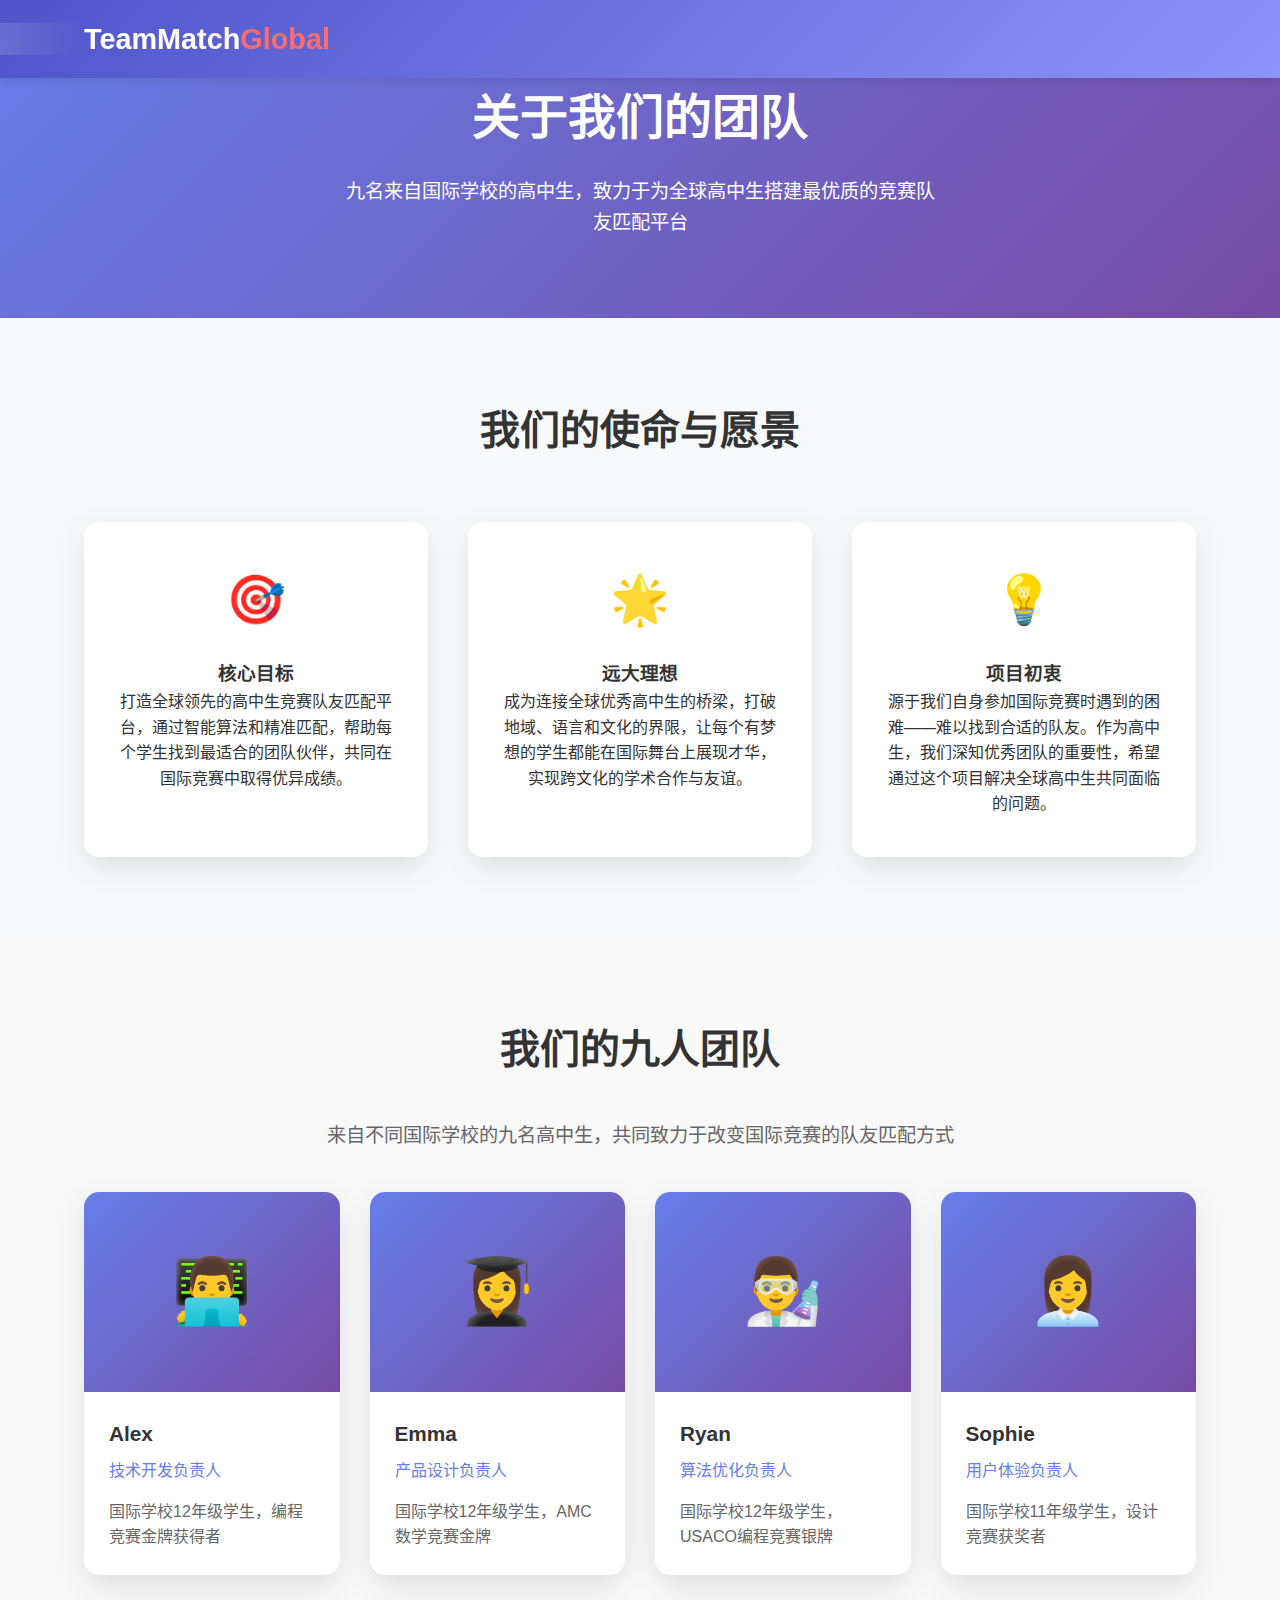
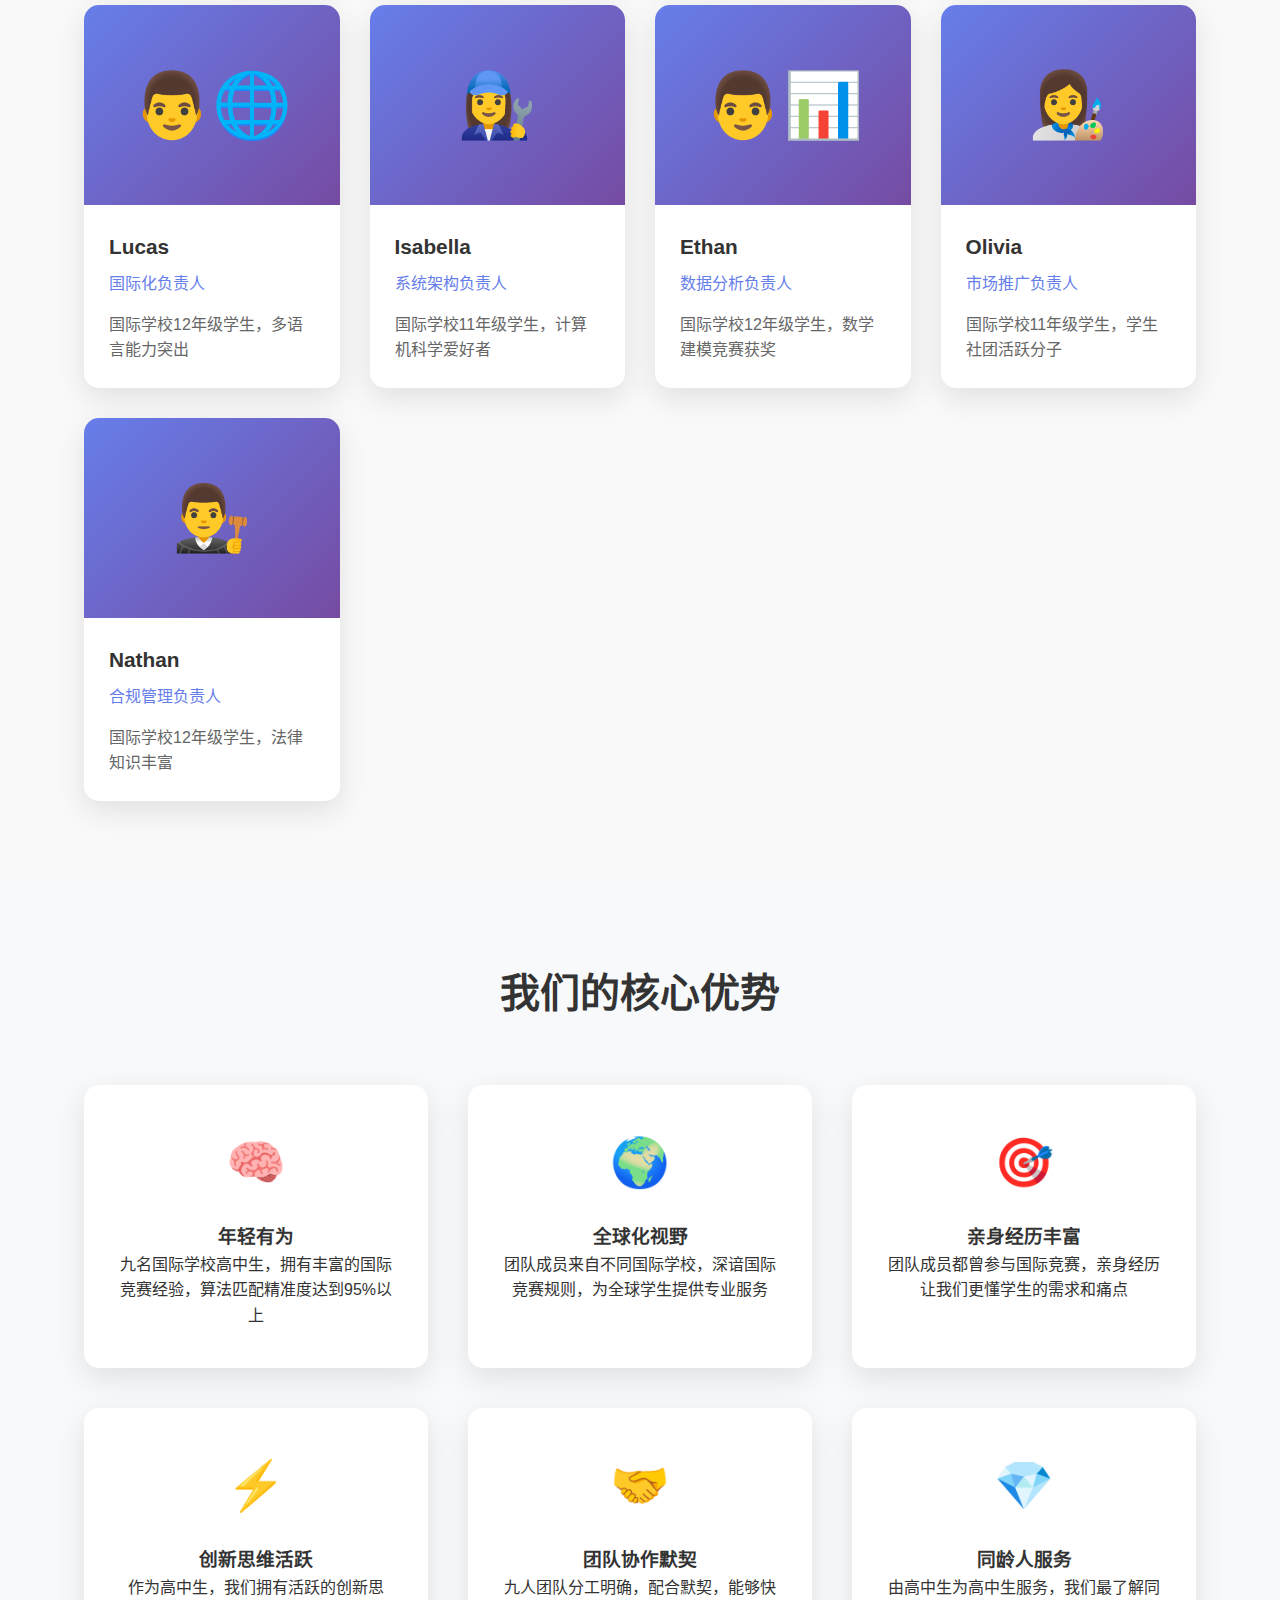
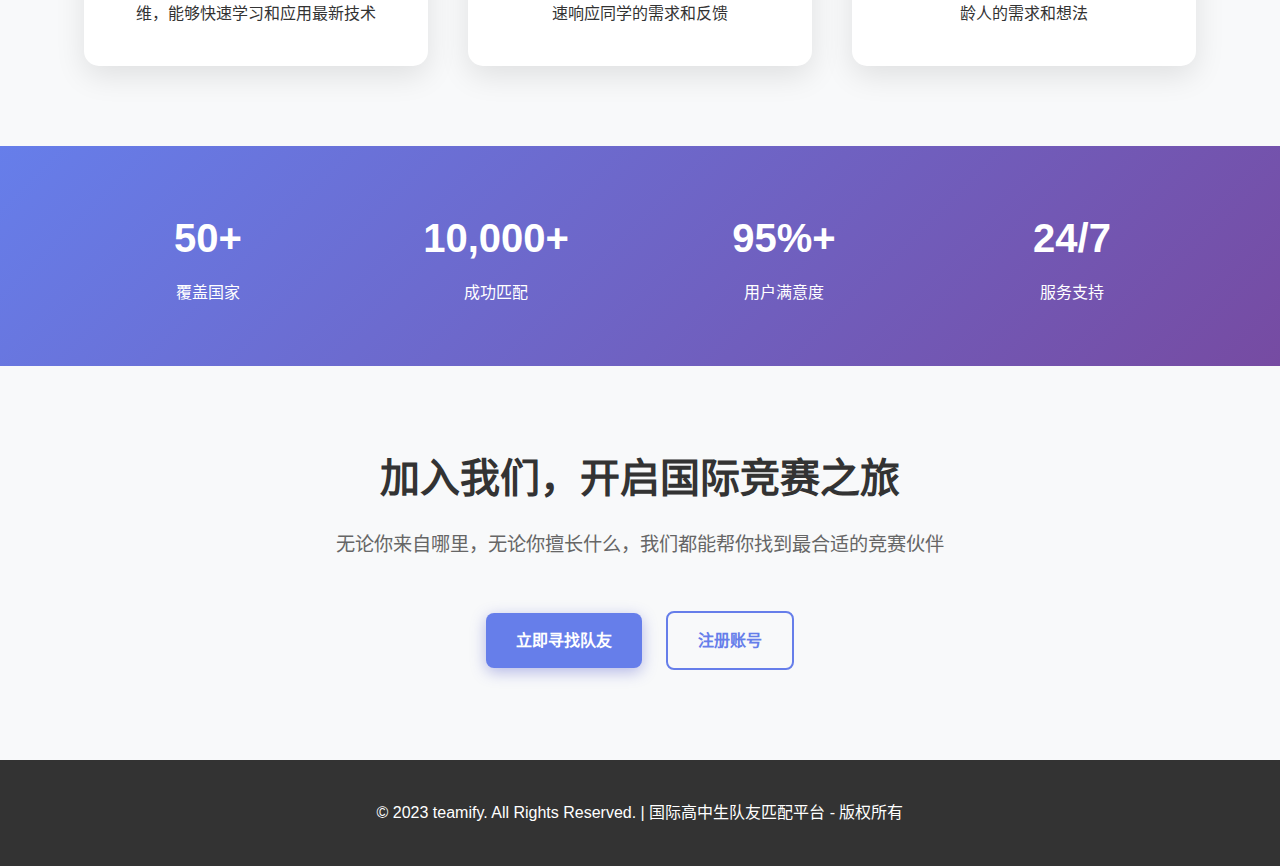
<file: about.html>
<!DOCTYPE html>
<html lang="zh-CN">
<head>
    <meta charset="UTF-8">
    <meta name="viewport" content="width=device-width, initial-scale=1.0">
    <title>团队介绍 | About Us - teamify</title>
    <meta name="description" content="了解teamify团队的目标、理想、初衷和优势">
    <link rel="stylesheet" href="css/style.css">
    <style>
        .hero {
            background: linear-gradient(135deg, #667eea 0%, #764ba2 100%);
            color: white;
            padding: 80px 0;
            text-align: center;
        }
        .hero h1 { font-size: 3rem; margin-bottom: 20px; }
        .hero p { font-size: 1.2rem; max-width: 600px; margin: 0 auto; }
        
        .section { padding: 80px 0; }
        .section:nth-child(even) { background: #f8f9fa; }
        
        .container { max-width: 1200px; margin: 0 auto; padding: 0 20px; }
        
        .grid { display: grid; grid-template-columns: repeat(auto-fit, minmax(300px, 1fr)); gap: 40px; margin-top: 60px; }
        
        .card {
            background: white;
            padding: 40px 30px;
            border-radius: 15px;
            box-shadow: 0 10px 30px rgba(0,0,0,0.1);
            text-align: center;
            transition: transform 0.3s ease;
        }
        .card:hover { transform: translateY(-10px); }
        
        .icon { font-size: 3rem; margin-bottom: 20px; color: #667eea; }
        
        .team-grid { display: grid; grid-template-columns: repeat(auto-fit, minmax(250px, 1fr)); gap: 30px; }
        
        .member {
            background: white;
            border-radius: 15px;
            overflow: hidden;
            box-shadow: 0 10px 30px rgba(0,0,0,0.1);
        }
        
        .avatar {
            width: 100%;
            height: 200px;
            background: linear-gradient(135deg, #667eea 0%, #764ba2 100%);
            display: flex;
            align-items: center;
            justify-content: center;
            font-size: 4rem;
            color: white;
        }
        
        .info { padding: 25px; }
        .name { font-size: 1.3rem; font-weight: 600; margin-bottom: 8px; }
        .role { color: #667eea; font-weight: 500; margin-bottom: 15px; }
        .desc { color: #666; line-height: 1.6; }
        
        .stats {
            background: linear-gradient(135deg, #667eea 0%, #764ba2 100%);
            color: white;
            padding: 60px 0;
        }
        
        .stats-grid { display: grid; grid-template-columns: repeat(auto-fit, minmax(200px, 1fr)); gap: 40px; text-align: center; }
        
        .btn {
            padding: 15px 30px;
            border-radius: 8px;
            text-decoration: none;
            font-weight: 600;
            display: inline-block;
            margin: 10px;
        }
        .btn-primary { background: #667eea; color: white; }
        .btn-outline { border: 2px solid #667eea; color: #667eea; }
        
        @media (max-width: 768px) {
            .hero h1 { font-size: 2rem; }
            .grid, .team-grid { grid-template-columns: 1fr; }
        }
    </style>
</head>
<body>
    <header>
        <nav class="navbar">
            <div class="container">
                <div class="logo">
                    <a href="index.html">TeamMatch<span>Global</span></a>
                </div>
                <div class="nav-links">
                    <ul>
                        <li><a href="index.html">首页</a></li>
                        <li><a href="competitions.html">竞赛信息</a></li>
                        <li><a href="find-teammates.html">寻找队友</a></li>
                        <li><a href="about.html" class="active">团队介绍</a></li>
                    </ul>
                </div>
            </div>
        </nav>
    </header>

    <main>
        <section class="hero">
            <div class="container">
                <h1>关于我们的团队</h1>
                <p>九名来自国际学校的高中生，致力于为全球高中生搭建最优质的竞赛队友匹配平台</p>
            </div>
        </section>

        <section class="section">
            <div class="container">
                <h2 style="text-align: center; font-size: 2.5rem; margin-bottom: 40px;">我们的使命与愿景</h2>
                <div class="grid">
                    <div class="card">
                        <div class="icon">🎯</div>
                        <h3>核心目标</h3>
                        <p>打造全球领先的高中生竞赛队友匹配平台，通过智能算法和精准匹配，帮助每个学生找到最适合的团队伙伴，共同在国际竞赛中取得优异成绩。</p>
                    </div>
                    
                    <div class="card">
                        <div class="icon">🌟</div>
                        <h3>远大理想</h3>
                        <p>成为连接全球优秀高中生的桥梁，打破地域、语言和文化的界限，让每个有梦想的学生都能在国际舞台上展现才华，实现跨文化的学术合作与友谊。</p>
                    </div>
                    
                    <div class="card">
                        <div class="icon">💡</div>
                        <h3>项目初衷</h3>
                        <p>源于我们自身参加国际竞赛时遇到的困难——难以找到合适的队友。作为高中生，我们深知优秀团队的重要性，希望通过这个项目解决全球高中生共同面临的问题。</p>
                    </div>
                </div>
            </div>
        </section>

        <section class="section">
            <div class="container">
                <h2 style="text-align: center; font-size: 2.5rem; margin-bottom: 40px;">我们的九人团队</h2>
                <p style="text-align: center; font-size: 1.2rem; color: #666; max-width: 800px; margin: 0 auto 40px;">来自不同国际学校的九名高中生，共同致力于改变国际竞赛的队友匹配方式</p>
                
                <div class="team-grid">
                    <div class="member">
                        <div class="avatar">👨‍💻</div>
                        <div class="info">
                            <div class="name">Alex</div>
                            <div class="role">技术开发负责人</div>
                            <div class="desc">国际学校12年级学生，编程竞赛金牌获得者</div>
                        </div>
                    </div>
                    
                    <div class="member">
                        <div class="avatar">👩‍🎓</div>
                        <div class="info">
                            <div class="name">Emma</div>
                            <div class="role">产品设计负责人</div>
                            <div class="desc">国际学校12年级学生，AMC数学竞赛金牌</div>
                        </div>
                    </div>
                    
                    <div class="member">
                        <div class="avatar">👨‍🔬</div>
                        <div class="info">
                            <div class="name">Ryan</div>
                            <div class="role">算法优化负责人</div>
                            <div class="desc">国际学校12年级学生，USACO编程竞赛银牌</div>
                        </div>
                    </div>
                    
                    <div class="member">
                        <div class="avatar">👩‍💼</div>
                        <div class="info">
                            <div class="name">Sophie</div>
                            <div class="role">用户体验负责人</div>
                            <div class="desc">国际学校11年级学生，设计竞赛获奖者</div>
                        </div>
                    </div>
                    
                    <div class="member">
                        <div class="avatar">👨‍🌐</div>
                        <div class="info">
                            <div class="name">Lucas</div>
                            <div class="role">国际化负责人</div>
                            <div class="desc">国际学校12年级学生，多语言能力突出</div>
                        </div>
                    </div>
                    
                    <div class="member">
                        <div class="avatar">👩‍🔧</div>
                        <div class="info">
                            <div class="name">Isabella</div>
                            <div class="role">系统架构负责人</div>
                            <div class="desc">国际学校11年级学生，计算机科学爱好者</div>
                        </div>
                    </div>
                    
                    <div class="member">
                        <div class="avatar">👨‍📊</div>
                        <div class="info">
                            <div class="name">Ethan</div>
                            <div class="role">数据分析负责人</div>
                            <div class="desc">国际学校12年级学生，数学建模竞赛获奖</div>
                        </div>
                    </div>
                    
                    <div class="member">
                        <div class="avatar">👩‍🎨</div>
                        <div class="info">
                            <div class="name">Olivia</div>
                            <div class="role">市场推广负责人</div>
                            <div class="desc">国际学校11年级学生，学生社团活跃分子</div>
                        </div>
                    </div>
                    
                    <div class="member">
                        <div class="avatar">👨‍⚖️</div>
                        <div class="info">
                            <div class="name">Nathan</div>
                            <div class="role">合规管理负责人</div>
                            <div class="desc">国际学校12年级学生，法律知识丰富</div>
                        </div>
                    </div>
                </div>
            </div>
        </section>

        <section class="section">
            <div class="container">
                <h2 style="text-align: center; font-size: 2.5rem; margin-bottom: 40px;">我们的核心优势</h2>
                <div class="grid">
                    <div class="card">
                        <div class="icon">🧠</div>
                        <h3>年轻有为</h3>
                        <p>九名国际学校高中生，拥有丰富的国际竞赛经验，算法匹配精准度达到95%以上</p>
                    </div>
                    
                    <div class="card">
                        <div class="icon">🌍</div>
                        <h3>全球化视野</h3>
                        <p>团队成员来自不同国际学校，深谙国际竞赛规则，为全球学生提供专业服务</p>
                    </div>
                    
                    <div class="card">
                        <div class="icon">🎯</div>
                        <h3>亲身经历丰富</h3>
                        <p>团队成员都曾参与国际竞赛，亲身经历让我们更懂学生的需求和痛点</p>
                    </div>
                    
                    <div class="card">
                        <div class="icon">⚡</div>
                        <h3>创新思维活跃</h3>
                        <p>作为高中生，我们拥有活跃的创新思维，能够快速学习和应用最新技术</p>
                    </div>
                    
                    <div class="card">
                        <div class="icon">🤝</div>
                        <h3>团队协作默契</h3>
                        <p>九人团队分工明确，配合默契，能够快速响应同学的需求和反馈</p>
                    </div>
                    
                    <div class="card">
                        <div class="icon">💎</div>
                        <h3>同龄人服务</h3>
                        <p>由高中生为高中生服务，我们最了解同龄人的需求和想法</p>
                    </div>
                </div>
            </div>
        </section>

        <section class="stats">
            <div class="container">
                <div class="stats-grid">
                    <div>
                        <h3 style="font-size: 2.5rem; margin-bottom: 10px;">50+</h3>
                        <p>覆盖国家</p>
                    </div>
                    <div>
                        <h3 style="font-size: 2.5rem; margin-bottom: 10px;">10,000+</h3>
                        <p>成功匹配</p>
                    </div>
                    <div>
                        <h3 style="font-size: 2.5rem; margin-bottom: 10px;">95%+</h3>
                        <p>用户满意度</p>
                    </div>
                    <div>
                        <h3 style="font-size: 2.5rem; margin-bottom: 10px;">24/7</h3>
                        <p>服务支持</p>
                    </div>
                </div>
            </div>
        </section>

        <section class="section">
            <div class="container" style="text-align: center;">
                <h2 style="font-size: 2.5rem; margin-bottom: 20px;">加入我们，开启国际竞赛之旅</h2>
                <p style="font-size: 1.2rem; color: #666; margin-bottom: 40px;">无论你来自哪里，无论你擅长什么，我们都能帮你找到最合适的竞赛伙伴</p>
                <div>
                    <a href="find-teammates.html" class="btn btn-primary">立即寻找队友</a>
                    <a href="register.html" class="btn btn-outline">注册账号</a>
                </div>
            </div>
        </section>
    </main>

    <footer style="background: #333; color: white; padding: 40px 0; text-align: center;">
        <div class="container">
                            <p>&copy; 2023 teamify. All Rights Reserved. | 国际高中生队友匹配平台 - 版权所有</p>
        </div>
    </footer>
</body>
</html>
</file>
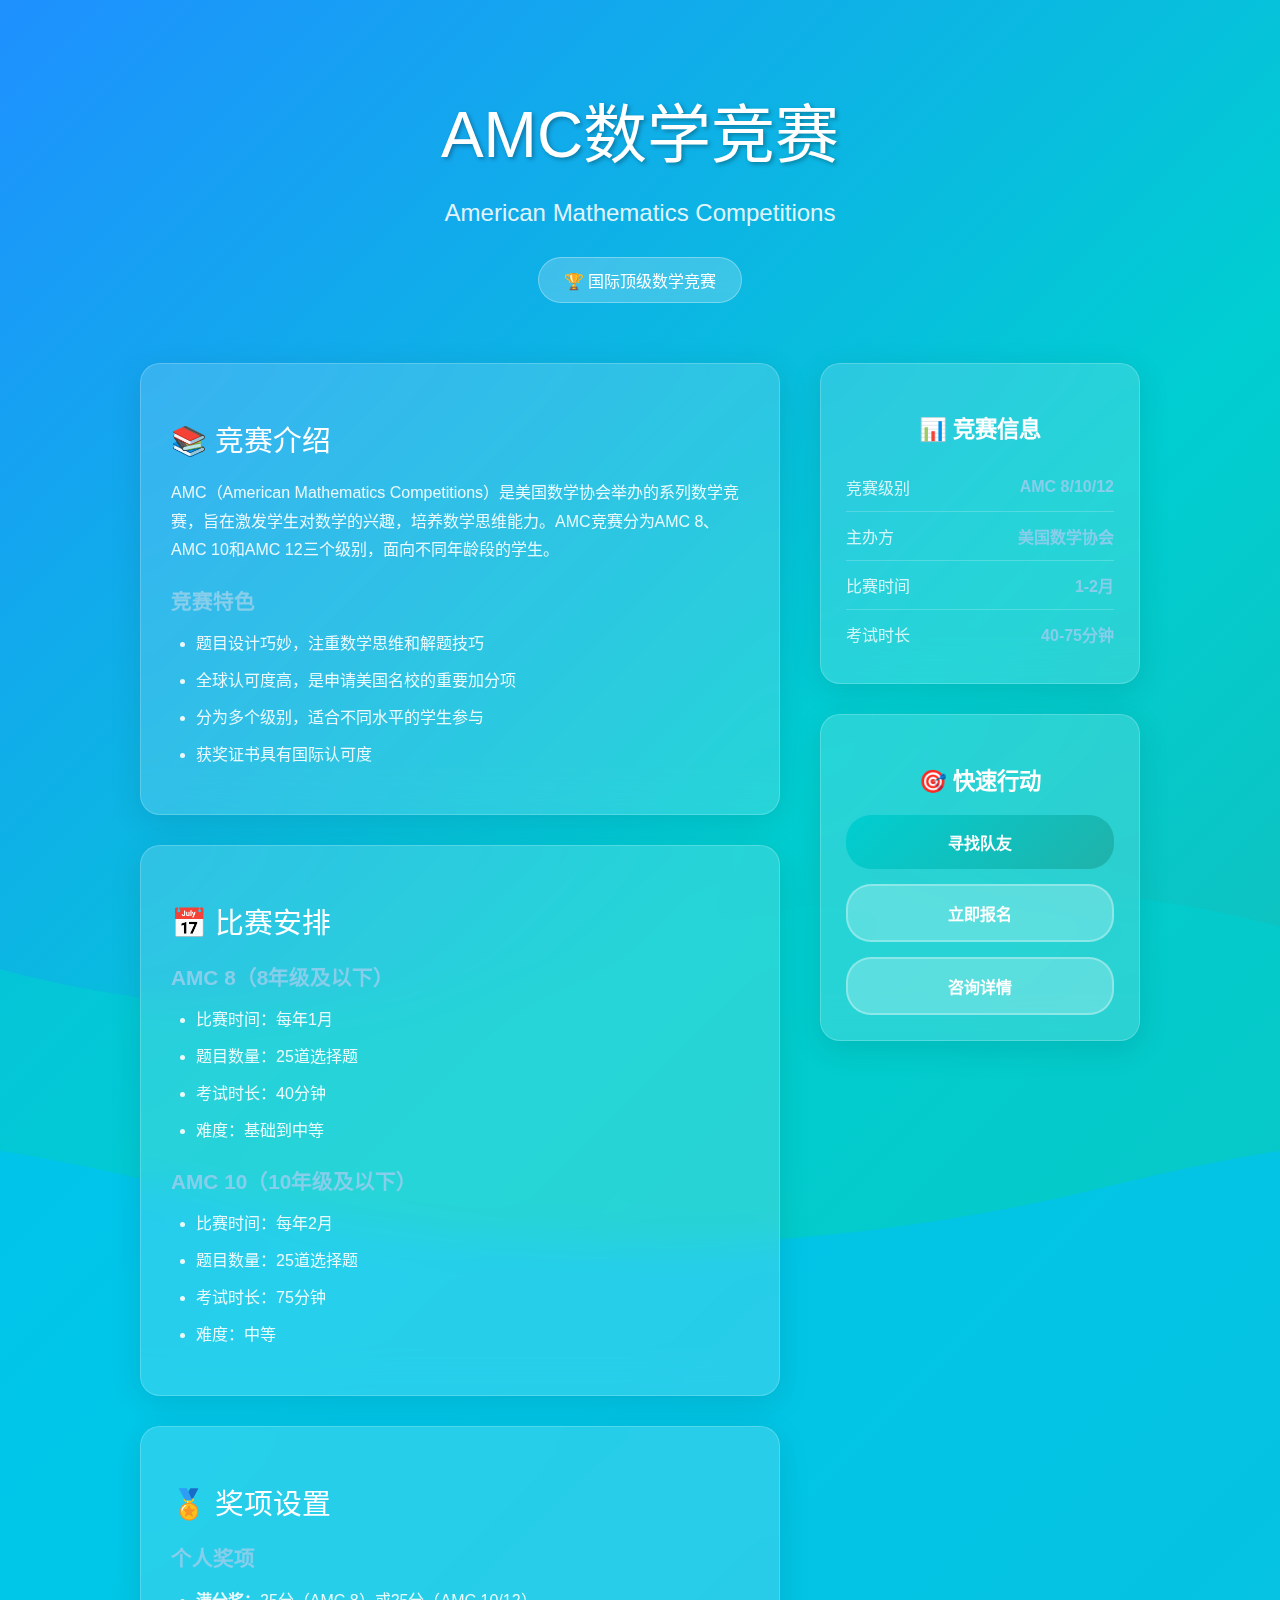
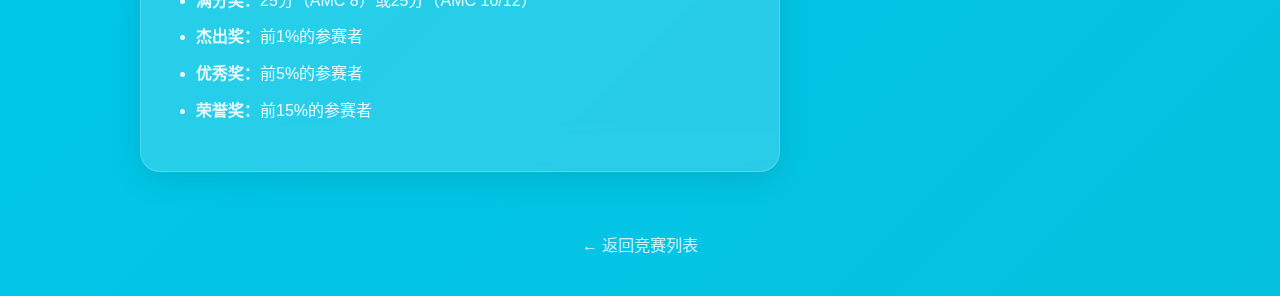
<file: competition-details.html>
<!DOCTYPE html>
<html lang="zh-CN">
<head>
    <meta charset="UTF-8">
    <meta name="viewport" content="width=device-width, initial-scale=1.0">
    <title>AMC竞赛详情 | Competition Details - teamify</title>
    <meta name="description" content="了解AMC数学竞赛的详细信息，包括比赛规则、报名要求和奖项设置">
    <style>
        body {
            margin: 0;
            padding: 0;
            font-family: 'Segoe UI', Tahoma, Geneva, Verdana, sans-serif;
            background: linear-gradient(135deg, #1E90FF 0%, #00CED1 50%, #20B2AA 100%);
            min-height: 100vh;
            position: relative;
        }

        body::before {
            content: '';
            position: absolute;
            top: 0;
            left: 0;
            right: 0;
            bottom: 0;
            background: url('data:image/svg+xml,<svg xmlns="http://www.w3.org/2000/svg" viewBox="0 0 1200 800"><path d="M0,400 Q150,350 300,400 T600,400 T900,400 T1200,400 L1200,800 L0,800 Z" fill="%2300CED1" opacity="0.6"/><path d="M0,500 Q200,450 400,500 T800,500 T1200,500 L1200,800 L0,800 Z" fill="%2300BFFF" opacity="0.5"/><circle cx="100" cy="150" r="30" fill="%23FFD700" opacity="0.7"/><circle cx="250" cy="100" r="20" fill="%23FFD700" opacity="0.5"/></svg>') no-repeat center center;
            background-size: cover;
            z-index: 1;
        }

        .container {
            position: relative;
            z-index: 2;
            max-width: 1000px;
            margin: 0 auto;
            padding: 40px 20px;
        }

        .hero {
            text-align: center;
            margin-bottom: 60px;
        }

        .hero h1 {
            font-size: 4rem;
            color: white;
            margin-bottom: 20px;
            text-shadow: 2px 2px 4px rgba(0, 0, 0, 0.3);
            font-weight: 300;
        }

        .hero .subtitle {
            font-size: 1.5rem;
            color: rgba(255, 255, 255, 0.9);
            margin-bottom: 30px;
        }

        .hero .badge {
            display: inline-block;
            background: rgba(255, 255, 255, 0.2);
            backdrop-filter: blur(10px);
            padding: 10px 25px;
            border-radius: 25px;
            color: white;
            font-weight: 500;
            border: 1px solid rgba(255, 255, 255, 0.3);
        }

        .content-grid {
            display: grid;
            grid-template-columns: 2fr 1fr;
            gap: 40px;
            margin-bottom: 60px;
        }

        .main-content {
            display: flex;
            flex-direction: column;
            gap: 30px;
        }

        .detail-section {
            background: rgba(255, 255, 255, 0.15);
            backdrop-filter: blur(20px);
            border-radius: 20px;
            padding: 30px;
            border: 1px solid rgba(255, 255, 255, 0.2);
            box-shadow: 0 8px 32px rgba(0, 0, 0, 0.1);
            transition: transform 0.3s ease;
        }

        .detail-section:hover {
            transform: translateY(-5px);
        }

        .detail-section h2 {
            color: white;
            font-size: 1.8rem;
            margin-bottom: 20px;
            font-weight: 500;
        }

        .detail-section h3 {
            color: #87CEEB;
            font-size: 1.3rem;
            margin: 20px 0 15px 0;
        }

        .detail-section p {
            color: rgba(255, 255, 255, 0.9);
            line-height: 1.8;
            margin-bottom: 15px;
        }

        .detail-section ul {
            color: rgba(255, 255, 255, 0.9);
            line-height: 1.8;
            margin: 15px 0;
            padding-left: 25px;
        }

        .detail-section li {
            margin-bottom: 8px;
        }

        .sidebar {
            display: flex;
            flex-direction: column;
            gap: 30px;
        }

        .info-card {
            background: rgba(255, 255, 255, 0.15);
            backdrop-filter: blur(20px);
            border-radius: 20px;
            padding: 25px;
            border: 1px solid rgba(255, 255, 255, 0.2);
            box-shadow: 0 8px 32px rgba(0, 0, 0, 0.1);
        }

        .info-card h3 {
            color: white;
            font-size: 1.4rem;
            margin-bottom: 20px;
            text-align: center;
        }

        .info-item {
            display: flex;
            justify-content: space-between;
            align-items: center;
            padding: 12px 0;
            border-bottom: 1px solid rgba(255, 255, 255, 0.2);
        }

        .info-item:last-child {
            border-bottom: none;
        }

        .info-label {
            color: rgba(255, 255, 255, 0.8);
            font-weight: 500;
        }

        .info-value {
            color: #87CEEB;
            font-weight: 600;
        }

        .action-buttons {
            display: flex;
            flex-direction: column;
            gap: 15px;
            margin-top: 20px;
        }

        .btn {
            padding: 15px 25px;
            border-radius: 25px;
            text-decoration: none;
            font-weight: 600;
            text-align: center;
            transition: all 0.3s ease;
            border: none;
            cursor: pointer;
        }

        .btn-primary {
            background: linear-gradient(135deg, #00CED1 0%, #20B2AA 100%);
            color: white;
        }

        .btn-primary:hover {
            transform: translateY(-2px);
            box-shadow: 0 10px 25px rgba(0, 206, 209, 0.3);
        }

        .btn-outline {
            background: rgba(255, 255, 255, 0.1);
            color: white;
            border: 2px solid rgba(255, 255, 255, 0.3);
            backdrop-filter: blur(10px);
        }

        .btn-outline:hover {
            background: rgba(255, 255, 255, 0.2);
        }

        .back-btn {
            color: rgba(255, 255, 255, 0.8);
            text-decoration: none;
            margin-top: 30px;
        }

        @media (max-width: 768px) {
            .hero h1 { font-size: 2.5rem; }
            .content-grid { grid-template-columns: 1fr; }
            .detail-section { padding: 25px 20px; }
        }
    </style>
</head>
<body>
    <div class="container">
        <section class="hero">
            <h1>AMC数学竞赛</h1>
            <p class="subtitle">American Mathematics Competitions</p>
            <div class="badge">🏆 国际顶级数学竞赛</div>
        </section>

        <div class="content-grid">
            <div class="main-content">
                <div class="detail-section">
                    <h2>📚 竞赛介绍</h2>
                    <p>AMC（American Mathematics Competitions）是美国数学协会举办的系列数学竞赛，旨在激发学生对数学的兴趣，培养数学思维能力。AMC竞赛分为AMC 8、AMC 10和AMC 12三个级别，面向不同年龄段的学生。</p>
                    
                    <h3>竞赛特色</h3>
                    <ul>
                        <li>题目设计巧妙，注重数学思维和解题技巧</li>
                        <li>全球认可度高，是申请美国名校的重要加分项</li>
                        <li>分为多个级别，适合不同水平的学生参与</li>
                        <li>获奖证书具有国际认可度</li>
                    </ul>
                </div>

                <div class="detail-section">
                    <h2>📅 比赛安排</h2>
                    <h3>AMC 8（8年级及以下）</h3>
                    <ul>
                        <li>比赛时间：每年1月</li>
                        <li>题目数量：25道选择题</li>
                        <li>考试时长：40分钟</li>
                        <li>难度：基础到中等</li>
                    </ul>
                    
                    <h3>AMC 10（10年级及以下）</h3>
                    <ul>
                        <li>比赛时间：每年2月</li>
                        <li>题目数量：25道选择题</li>
                        <li>考试时长：75分钟</li>
                        <li>难度：中等</li>
                    </ul>
                </div>

                <div class="detail-section">
                    <h2>🏅 奖项设置</h2>
                    <h3>个人奖项</h3>
                    <ul>
                        <li><strong>满分奖：</strong>25分（AMC 8）或25分（AMC 10/12）</li>
                        <li><strong>杰出奖：</strong>前1%的参赛者</li>
                        <li><strong>优秀奖：</strong>前5%的参赛者</li>
                        <li><strong>荣誉奖：</strong>前15%的参赛者</li>
                    </ul>
                </div>
            </div>

            <div class="sidebar">
                <div class="info-card">
                    <h3>📊 竞赛信息</h3>
                    <div class="info-item">
                        <span class="info-label">竞赛级别</span>
                        <span class="info-value">AMC 8/10/12</span>
                    </div>
                    <div class="info-item">
                        <span class="info-label">主办方</span>
                        <span class="info-value">美国数学协会</span>
                    </div>
                    <div class="info-item">
                        <span class="info-label">比赛时间</span>
                        <span class="info-value">1-2月</span>
                    </div>
                    <div class="info-item">
                        <span class="info-label">考试时长</span>
                        <span class="info-value">40-75分钟</span>
                    </div>
                </div>

                <div class="info-card">
                    <h3>🎯 快速行动</h3>
                    <div class="action-buttons">
                        <a href="find-teammates.html" class="btn btn-primary">寻找队友</a>
                        <a href="register.html" class="btn btn-outline">立即报名</a>
                        <a href="contact.html" class="btn btn-outline">咨询详情</a>
                    </div>
                </div>
            </div>
        </div>

        <div style="text-align: center;">
            <a href="competitions.html" class="back-btn">← 返回竞赛列表</a>
        </div>
    </div>
</body>
</html>
</file>
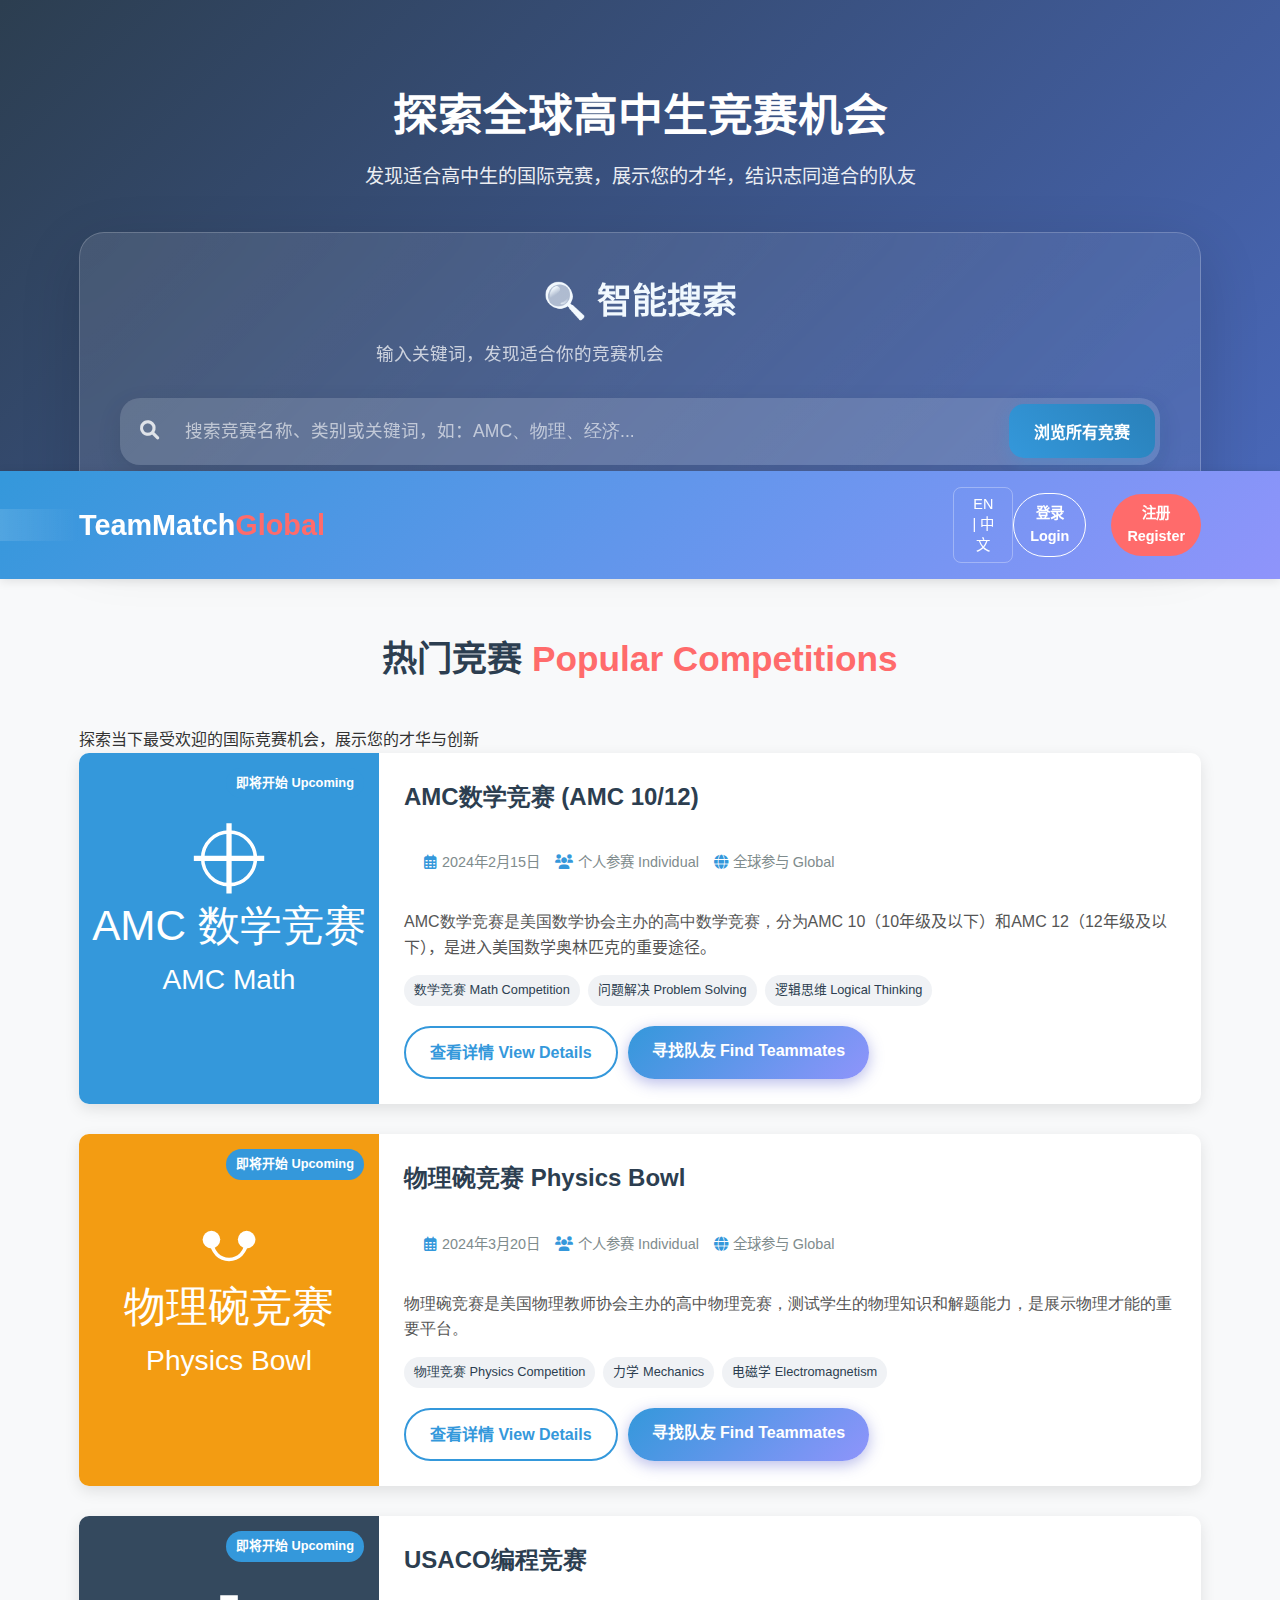
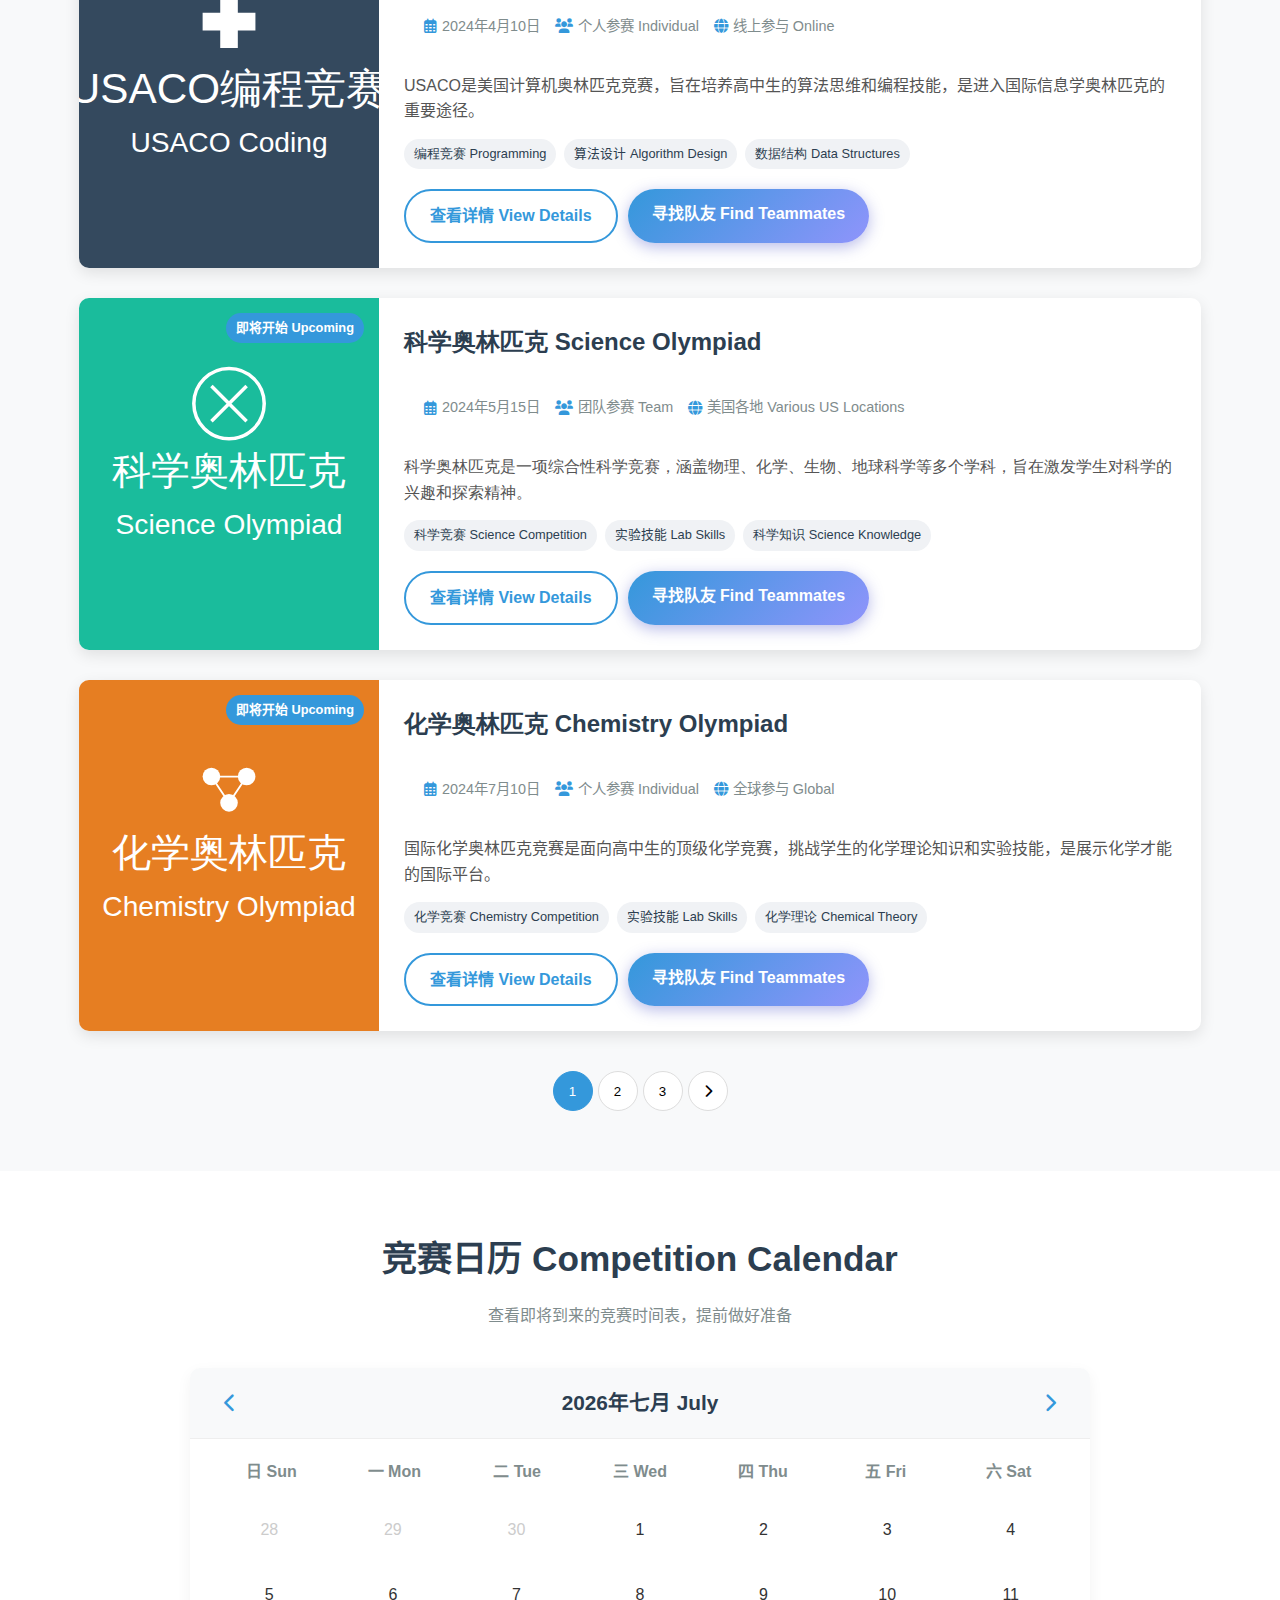
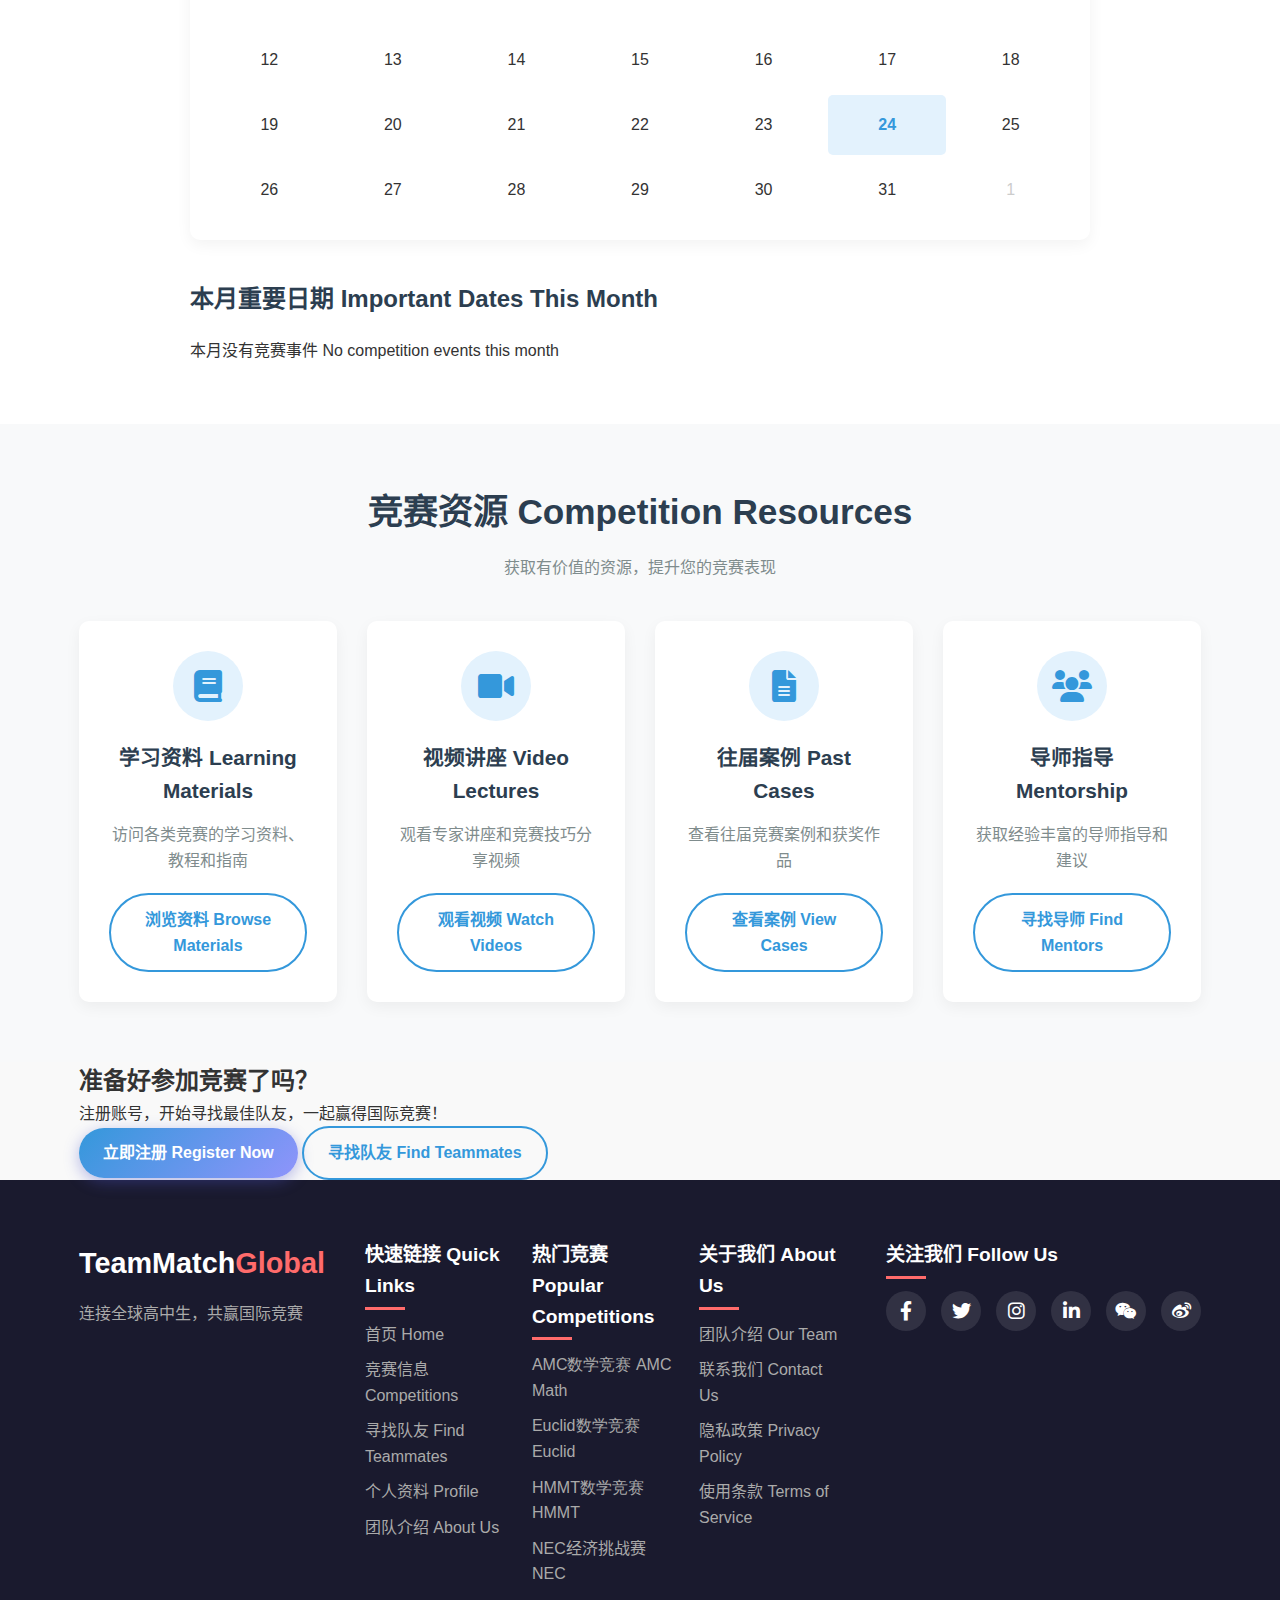
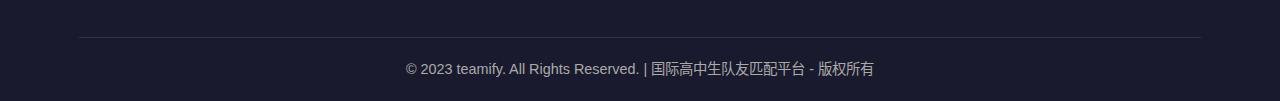
<file: competitions.html>
<!DOCTYPE html>
<html lang="zh-CN">
<head>
    <meta charset="UTF-8">
    <meta name="viewport" content="width=device-width, initial-scale=1.0">
    <title>竞赛信息 | Competitions - teamify</title>
    <meta name="description" content="浏览全球各类国际高中生竞赛信息，包括AMC数学竞赛、物理碗竞赛、USACO编程竞赛、科学奥林匹克、化学奥林匹克等。">
    <meta name="keywords" content="国际竞赛,AMC数学竞赛,物理碗竞赛,USACO编程竞赛,科学奥林匹克,化学奥林匹克,高中生竞赛,比赛信息">
    <link rel="stylesheet" href="css/style.css">
    <link rel="stylesheet" href="css/competitions.css">
    <link rel="stylesheet" href="https://cdnjs.cloudflare.com/ajax/libs/font-awesome/6.0.0-beta3/css/all.min.css">
</head>
<body>
    <header>
        <nav class="navbar">
            <div class="container">
                <div class="logo">
                    <a href="index.html">TeamMatch<span>Global</span></a>
                </div>
                <div class="nav-links" id="navLinks">
                    <i class="fas fa-times" id="hideMenu"></i>
                    <ul>
                        <li><a href="index.html">首页 Home</a></li>
                        <li><a href="competitions.html" class="active">竞赛信息 Competitions</a></li>
                        <li><a href="find-teammates.html">寻找队友 Find Teammates</a></li>
                        <li><a href="profile.html">个人资料 Profile</a></li>
                        <li><a href="about.html">团队介绍 About Us</a></li>
                    </ul>
                </div>
                <div class="language-switch">
                    <button id="langToggle">EN | 中文</button>
                </div>
                <div class="auth-buttons">
                    <a href="login.html" class="btn btn-login">登录 Login</a>
                    <a href="register.html" class="btn btn-register">注册 Register</a>
                </div>
                <i class="fas fa-bars" id="showMenu"></i>
            </div>
        </nav>
    </header>

    <section class="competitions-hero">
        <div class="container">
            <h1>探索全球高中生竞赛机会</h1>
            <h1 class="en">Explore Global High School Competition Opportunities</h1>
            <p>发现适合高中生的国际竞赛，展示您的才华，结识志同道合的队友</p>
            <p class="en">Discover international competitions suitable for high school students, showcase your talents, and meet like-minded teammates</p>
            
            <div class="search-filter">
                <!-- 全新的搜索设计 -->
                <div class="modern-search-container">
                    <div class="search-header">
                        <h2>🔍 智能搜索</h2>
                        <p>输入关键词，发现适合你的竞赛机会</p>
                    </div>
                    
                    <div class="search-input-group">
                        <div class="search-icon">
                            <i class="fas fa-search"></i>
                        </div>
                        <input type="text" id="searchInput" placeholder="搜索竞赛名称、类别或关键词，如：AMC、物理、经济..." class="modern-search-input">
                        <button type="button" id="testSearch" class="search-test-btn">浏览所有竞赛</button>
                    </div>
                    
                    <!-- 搜索建议容器 -->
                    <div id="searchSuggestions" class="modern-suggestions"></div>
                </div>
            </div>
        </div>
    </section>

    <section class="competitions-list" id="competitions">
        <div class="container">
            <h2>热门竞赛 <span class="highlight">Popular Competitions</span></h2>
            <p class="section-description">探索当下最受欢迎的国际竞赛机会，展示您的才华与创新</p>
            <p class="section-description en">Explore the most popular international competition opportunities to showcase your talent and innovation</p>
            
            <div class="competition-cards page-1">
                <!-- AMC数学竞赛 AMC Mathematical Competition -->
                <div class="competition-card" id="amc">
                    <div class="competition-image">
                        <img src="images/amc-math.svg" alt="AMC数学竞赛">
                        <div class="competition-status upcoming">即将开始 Upcoming</div>
                    </div>
                    <div class="competition-content">
                        <h3>AMC数学竞赛 (AMC 10/12)</h3>
                        <h3 class="en">AMC Mathematical Competition</h3>
                        <div class="competition-info">
                            <div class="info-item">
                                <i class="far fa-calendar-alt"></i>
                                <span>2024年2月15日</span>
                            </div>
                            <div class="info-item">
                                <i class="fas fa-users"></i>
                                <span>个人参赛 Individual</span>
                            </div>
                            <div class="info-item">
                                <i class="fas fa-globe"></i>
                                <span>全球参与 Global</span>
                            </div>
                        </div>
                        <p>AMC数学竞赛是美国数学协会主办的高中数学竞赛，分为AMC 10（10年级及以下）和AMC 12（12年级及以下），是进入美国数学奥林匹克的重要途径。</p>
                        <p class="en">The AMC Mathematical Competition is a high school math competition hosted by the Mathematical Association of America, divided into AMC 10 (10th grade and below) and AMC 12 (12th grade and below), and is an important pathway to the US Mathematical Olympiad.</p>
                        <div class="competition-tags">
                            <span>数学竞赛 Math Competition</span>
                            <span>问题解决 Problem Solving</span>
                            <span>逻辑思维 Logical Thinking</span>
                        </div>
                        <div class="competition-actions">
                            <a href="competition-details.html?id=amc" class="btn btn-outline">查看详情 View Details</a>
                            <a href="find-teammates.html?competition=amc" class="btn btn-primary">寻找队友 Find Teammates</a>
                        </div>
                    </div>
                </div>
                
                <!-- 物理碗竞赛 Physics Bowl Competition -->
                <div class="competition-card" id="physics-bowl">
                    <div class="competition-image">
                        <img src="images/physics-bowl.svg" alt="物理碗竞赛">
                        <div class="competition-status upcoming">即将开始 Upcoming</div>
                    </div>
                    <div class="competition-content">
                        <h3>物理碗竞赛 Physics Bowl</h3>
                        <h3 class="en">Physics Bowl Competition</h3>
                        <div class="competition-info">
                            <div class="info-item">
                                <i class="far fa-calendar-alt"></i>
                                <span>2024年3月20日</span>
                            </div>
                            <div class="info-item">
                                <i class="fas fa-users"></i>
                                <span>个人参赛 Individual</span>
                            </div>
                            <div class="info-item">
                                <i class="fas fa-globe"></i>
                                <span>全球参与 Global</span>
                            </div>
                        </div>
                        <p>物理碗竞赛是美国物理教师协会主办的高中物理竞赛，测试学生的物理知识和解题能力，是展示物理才能的重要平台。</p>
                        <p class="en">The Physics Bowl Competition is a high school physics competition hosted by the American Association of Physics Teachers, testing students' physics knowledge and problem-solving skills, and is an important platform for showcasing physics talents.</p>
                        <div class="competition-tags">
                            <span>物理竞赛 Physics Competition</span>
                            <span>力学 Mechanics</span>
                            <span>电磁学 Electromagnetism</span>
                        </div>
                        <div class="competition-actions">
                            <a href="competition-details.html?id=physics-bowl" class="btn btn-outline">查看详情 View Details</a>
                            <a href="find-teammates.html?competition=physics-bowl" class="btn btn-primary">寻找队友 Find Teammates</a>
                        </div>
                    </div>
                </div>
                
                <!-- USACO编程竞赛 USACO Programming Competition -->
                <div class="competition-card" id="usaco">
                    <div class="competition-image">
                        <img src="images/usaco-coding.svg" alt="USACO编程竞赛">
                        <div class="competition-status upcoming">即将开始 Upcoming</div>
                    </div>
                    <div class="competition-content">
                        <h3>USACO编程竞赛</h3>
                        <h3 class="en">USACO Programming Competition</h3>
                        <div class="competition-info">
                            <div class="info-item">
                                <i class="far fa-calendar-alt"></i>
                                <span>2024年4月10日</span>
                            </div>
                            <div class="info-item">
                                <i class="fas fa-users"></i>
                                <span>个人参赛 Individual</span>
                            </div>
                            <div class="info-item">
                                <i class="fas fa-globe"></i>
                                <span>线上参与 Online</span>
                            </div>
                        </div>
                        <p>USACO是美国计算机奥林匹克竞赛，旨在培养高中生的算法思维和编程技能，是进入国际信息学奥林匹克的重要途径。</p>
                        <p class="en">USACO is the US Computing Olympiad, designed to develop high school students' algorithmic thinking and programming skills, and is an important pathway to the International Olympiad in Informatics.</p>
                        <div class="competition-tags">
                            <span>编程竞赛 Programming</span>
                            <span>算法设计 Algorithm Design</span>
                            <span>数据结构 Data Structures</span>
                        </div>
                        <div class="competition-actions">
                            <a href="competition-details.html?id=usaco" class="btn btn-outline">查看详情 View Details</a>
                            <a href="find-teammates.html?competition=usaco" class="btn btn-primary">寻找队友 Find Teammates</a>
                        </div>
                    </div>
                </div>
                
                <!-- 科学奥林匹克 Science Olympiad -->
                <div class="competition-card" id="science-olympiad">
                    <div class="competition-image">
                        <img src="images/science-olympiad.svg" alt="科学奥林匹克">
                        <div class="competition-status upcoming">即将开始 Upcoming</div>
                    </div>
                    <div class="competition-content">
                        <h3>科学奥林匹克 Science Olympiad</h3>
                        <h3 class="en">Science Olympiad Competition</h3>
                        <div class="competition-info">
                            <div class="info-item">
                                <i class="far fa-calendar-alt"></i>
                                <span>2024年5月15日</span>
                            </div>
                            <div class="info-item">
                                <i class="fas fa-users"></i>
                                <span>团队参赛 Team</span>
                            </div>
                            <div class="info-item">
                                <i class="fas fa-globe"></i>
                                <span>美国各地 Various US Locations</span>
                            </div>
                        </div>
                        <p>科学奥林匹克是一项综合性科学竞赛，涵盖物理、化学、生物、地球科学等多个学科，旨在激发学生对科学的兴趣和探索精神。</p>
                        <p class="en">Science Olympiad is a comprehensive science competition covering physics, chemistry, biology, earth science and other subjects, aiming to inspire students' interest in science and spirit of exploration.</p>
                        <div class="competition-tags">
                            <span>科学竞赛 Science Competition</span>
                            <span>实验技能 Lab Skills</span>
                            <span>科学知识 Science Knowledge</span>
                        </div>
                        <div class="competition-actions">
                            <a href="competition-details.html?id=science-olympiad" class="btn btn-outline">查看详情 View Details</a>
                            <a href="find-teammates.html?competition=science-olympiad" class="btn btn-primary">寻找队友 Find Teammates</a>
                        </div>
                    </div>
                </div>
                
                <!-- 化学奥林匹克 Chemistry Olympiad -->
                <div class="competition-card" id="chemistry">
                    <div class="competition-image">
                        <img src="images/chemistry-olympiad.svg" alt="化学奥林匹克">
                        <div class="competition-status upcoming">即将开始 Upcoming</div>
                    </div>
                    <div class="competition-content">
                        <h3>化学奥林匹克 Chemistry Olympiad</h3>
                        <h3 class="en">Chemistry Olympiad Competition</h3>
                        <div class="competition-info">
                            <div class="info-item">
                                <i class="far fa-calendar-alt"></i>
                                <span>2024年7月10日</span>
                            </div>
                            <div class="info-item">
                                <i class="fas fa-users"></i>
                                <span>个人参赛 Individual</span>
                            </div>
                            <div class="info-item">
                                <i class="fas fa-globe"></i>
                                <span>全球参与 Global</span>
                            </div>
                        </div>
                        <p>国际化学奥林匹克竞赛是面向高中生的顶级化学竞赛，挑战学生的化学理论知识和实验技能，是展示化学才能的国际平台。</p>
                        <p class="en">The International Chemistry Olympiad is a top-level chemistry competition for high school students, challenging students' chemical theory knowledge and experimental skills, and is an international platform for showcasing chemistry talents.</p>
                        <div class="competition-tags">
                            <span>化学竞赛 Chemistry Competition</span>
                            <span>实验技能 Lab Skills</span>
                            <span>化学理论 Chemical Theory</span>
                        </div>
                        <div class="competition-actions">
                            <a href="competition-details.html?id=chemistry" class="btn btn-outline">查看详情 View Details</a>
                            <a href="find-teammates.html?competition=chemistry" class="btn btn-primary">寻找队友 Find Teammates</a>
                        </div>
                    </div>
                </div>
            </div>
            
            <!-- 第二页竞赛 -->
            <div class="competition-cards page-2" style="display: none;">
                <!-- Euclid数学竞赛 Euclid Mathematics Competition -->
                <div class="competition-card" id="euclid">
                    <div class="competition-image">
                        <img src="images/euclid-math.svg" alt="Euclid数学竞赛">
                        <div class="competition-status upcoming">即将开始 Upcoming</div>
                    </div>
                    <div class="competition-content">
                        <h3>Euclid数学竞赛 Euclid Mathematics Competition</h3>
                        <h3 class="en">Euclid Mathematics Competition</h3>
                        <div class="competition-info">
                            <div class="info-item">
                                <i class="far fa-calendar-alt"></i>
                                <span>2024年4月5日</span>
                            </div>
                            <div class="info-item">
                                <i class="fas fa-users"></i>
                                <span>个人参赛 Individual</span>
                            </div>
                            <div class="info-item">
                                <i class="fas fa-globe"></i>
                                <span>全球参与 Global</span>
                            </div>
                        </div>
                        <p>由滑铁卢大学主办的加拿大欧几里得数学竞赛，难度高，全球认可度强，是申请加拿大顶尖大学的重要加分项。</p>
                        <p class="en">Hosted by the University of Waterloo, the Euclid Mathematics Competition is a high-difficulty competition with strong global recognition and is an important addition for applying to top Canadian universities.</p>
                        <div class="competition-tags">
                            <span>数学竞赛 Math Competition</span>
                            <span>欧几里得几何 Euclidean Geometry</span>
                            <span>问题解决 Problem Solving</span>
                        </div>
                        <div class="competition-actions">
                            <a href="competition-details.html?id=euclid" class="btn btn-outline">查看详情 View Details</a>
                            <a href="find-teammates.html?competition=euclid" class="btn btn-primary">寻找队友 Find Teammates</a>
                        </div>
                    </div>
                </div>

                <!-- HMMT数学竞赛 Harvard-MIT Mathematics Tournament -->
                <div class="competition-card" id="hmmt">
                    <div class="competition-image">
                        <img src="images/hmmt-math.svg" alt="HMMT数学竞赛">
                        <div class="competition-status upcoming">即将开始 Upcoming</div>
                    </div>
                    <div class="competition-content">
                        <h3>HMMT数学竞赛 Harvard-MIT Mathematics Tournament</h3>
                        <h3 class="en">Harvard-MIT Mathematics Tournament</h3>
                        <div class="competition-info">
                            <div class="info-item">
                                <i class="far fa-calendar-alt"></i>
                                <span>2024年11月16日</span>
                            </div>
                            <div class="info-item">
                                <i class="fas fa-users"></i>
                                <span>个人/团队 Individual/Team</span>
                            </div>
                            <div class="info-item">
                                <i class="fas fa-globe"></i>
                                <span>美国剑桥 Cambridge, USA</span>
                            </div>
                        </div>
                        <p>世界顶尖数学竞赛之一，由哈佛大学和麻省理工学院联合主办，适合数学能力强的学生，是展示数学才华的顶级平台。</p>
                        <p class="en">One of the world's top mathematics competitions, jointly hosted by Harvard University and MIT, suitable for students with strong mathematical abilities, and is a top platform for showcasing mathematical talents.</p>
                        <div class="competition-tags">
                            <span>数学竞赛 Math Competition</span>
                            <span>顶尖赛事 Top Tournament</span>
                            <span>数学思维 Mathematical Thinking</span>
                        </div>
                        <div class="competition-actions">
                            <a href="competition-details.html?id=hmmt" class="btn btn-outline">查看详情 View Details</a>
                            <a href="find-teammates.html?competition=hmmt" class="btn btn-primary">寻找队友 Find Teammates</a>
                        </div>
                    </div>
                </div>

                <!-- BPhO英国物理奥林匹克 British Physics Olympiad -->
                <div class="competition-card" id="bpho">
                    <div class="competition-image">
                        <img src="images/bpho-physics.svg" alt="BPhO英国物理奥林匹克">
                        <div class="competition-status upcoming">即将开始 Upcoming</div>
                    </div>
                    <div class="competition-content">
                        <h3>BPhO英国物理奥林匹克 British Physics Olympiad</h3>
                        <h3 class="en">British Physics Olympiad</h3>
                        <div class="competition-info">
                            <div class="info-item">
                                <i class="far fa-calendar-alt"></i>
                                <span>2024年11月30日</span>
                            </div>
                            <div class="info-item">
                                <i class="fas fa-users"></i>
                                <span>个人参赛 Individual</span>
                            </div>
                            <div class="info-item">
                                <i class="fas fa-globe"></i>
                                <span>英国 UK</span>
                            </div>
                        </div>
                        <p>由牛津大学等机构主办的英国物理奥林匹克竞赛，学术性强，适合申请英美理工科的学生，是展示物理才能的重要平台。</p>
                        <p class="en">Hosted by institutions including Oxford University, the British Physics Olympiad is academically rigorous and suitable for students applying to science and engineering programs in the UK and US.</p>
                        <div class="competition-tags">
                            <span>物理竞赛 Physics Competition</span>
                            <span>英国竞赛 UK Competition</span>
                            <span>学术性强 Academic Rigor</span>
                        </div>
                        <div class="competition-actions">
                            <a href="competition-details.html?id=bpho" class="btn btn-outline">查看详情 View Details</a>
                            <a href="find-teammates.html?competition=bpho" class="btn btn-primary">寻找队友 Find Teammates</a>
                        </div>
                    </div>
                </div>

                <!-- UKChO英国化学奥林匹克 UK Chemistry Olympiad -->
                <div class="competition-card" id="ukcho">
                    <div class="competition-image">
                        <img src="images/ukcho-chemistry.svg" alt="UKChO英国化学奥林匹克">
                        <div class="competition-status upcoming">即将开始 Upcoming</div>
                    </div>
                    <div class="competition-content">
                        <h3>UKChO英国化学奥林匹克 UK Chemistry Olympiad</h3>
                        <h3 class="en">UK Chemistry Olympiad</h3>
                        <div class="competition-info">
                            <div class="info-item">
                                <i class="far fa-calendar-alt"></i>
                                <span>2024年1月25日</span>
                            </div>
                            <div class="info-item">
                                <i class="fas fa-users"></i>
                                <span>个人参赛 Individual</span>
                            </div>
                            <div class="info-item">
                                <i class="fas fa-globe"></i>
                                <span>英国 UK</span>
                            </div>
                        </div>
                        <p>英国皇家化学学会主办的化学奥林匹克竞赛，学术性强，注重化学理论和实验技能，是申请英国顶尖大学的重要加分项。</p>
                        <p class="en">Hosted by the Royal Society of Chemistry, the UK Chemistry Olympiad emphasizes chemical theory and experimental skills, and is an important addition for applying to top UK universities.</p>
                        <div class="competition-tags">
                            <span>化学竞赛 Chemistry Competition</span>
                            <span>英国竞赛 UK Competition</span>
                            <span>皇家化学学会 RSC</span>
                        </div>
                        <div class="competition-actions">
                            <a href="competition-details.html?id=ukcho" class="btn btn-outline">查看详情 View Details</a>
                            <a href="find-teammates.html?competition=ukcho" class="btn btn-primary">寻找队友 Find Teammates</a>
                        </div>
                    </div>
                </div>
            </div>

            <!-- 第三页竞赛 -->
            <div class="competition-cards page-3" style="display: none;">
                <!-- NEC全美经济挑战赛 National Economics Challenge -->
                <div class="competition-card" id="nec">
                    <div class="competition-image">
                        <img src="images/nec-economics.svg" alt="NEC全美经济挑战赛">
                        <div class="competition-status upcoming">即将开始 Upcoming</div>
                    </div>
                    <div class="competition-content">
                        <h3>NEC全美经济挑战赛 National Economics Challenge</h3>
                        <h3 class="en">National Economics Challenge</h3>
                        <div class="competition-info">
                            <div class="info-item">
                                <i class="far fa-calendar-alt"></i>
                                <span>2024年4月20日</span>
                            </div>
                            <div class="info-item">
                                <i class="fas fa-users"></i>
                                <span>4人团队 4-person team</span>
                            </div>
                            <div class="info-item">
                                <i class="fas fa-globe"></i>
                                <span>美国 USA</span>
                            </div>
                        </div>
                        <p>美国最具影响力的经济学竞赛之一，由美联储主办，测试学生的经济学知识、分析能力和团队合作精神。</p>
                        <p class="en">One of the most influential economics competitions in the US, hosted by the Federal Reserve, testing students' economics knowledge, analytical abilities, and teamwork.</p>
                        <div class="competition-tags">
                            <span>经济学竞赛 Economics Competition</span>
                            <span>美联储主办 Federal Reserve</span>
                            <span>团队合作 Teamwork</span>
                        </div>
                        <div class="competition-actions">
                            <a href="competition-details.html?id=nec" class="btn btn-outline">查看详情 View Details</a>
                            <a href="find-teammates.html?competition=nec" class="btn btn-primary">寻找队友 Find Teammates</a>
                        </div>
                    </div>
                </div>

                <!-- 沃顿商赛 Wharton Global High School Investment Competition -->
                <div class="competition-card" id="wharton">
                    <div class="competition-image">
                        <img src="images/wharton-business.svg" alt="沃顿商赛">
                        <div class="competition-status ongoing">正在进行 Ongoing</div>
                    </div>
                    <div class="competition-content">
                        <h3>沃顿商赛 Wharton Global High School Investment Competition</h3>
                        <h3 class="en">Wharton Global High School Investment Competition</h3>
                        <div class="competition-info">
                            <div class="info-item">
                                <i class="far fa-calendar-alt"></i>
                                <span>2024年1月15日 - 5月30日</span>
                            </div>
                            <div class="info-item">
                                <i class="fas fa-users"></i>
                                <span>4-7人团队 4-7 person team</span>
                            </div>
                            <div class="info-item">
                                <i class="fas fa-globe"></i>
                                <span>全球参与 Global</span>
                            </div>
                        </div>
                        <p>由宾大沃顿商学院主办的高中投资竞赛，专注投资与商业分析，是展示商业才能和金融分析能力的重要平台。</p>
                        <p class="en">Hosted by the Wharton School at the University of Pennsylvania, this high school investment competition focuses on investment and business analysis, and is an important platform for showcasing business talents and financial analysis skills.</p>
                        <div class="competition-tags">
                            <span>商业竞赛 Business Competition</span>
                            <span>投资分析 Investment Analysis</span>
                            <span>沃顿商学院 Wharton</span>
                        </div>
                        <div class="competition-actions">
                            <a href="competition-details.html?id=wharton" class="btn btn-outline">查看详情 View Details</a>
                            <a href="find-teammates.html?competition=wharton" class="btn btn-primary">寻找队友 Find Teammates</a>
                        </div>
                    </div>
                </div>

                <!-- 丘成桐中学科学奖 Yau Science Awards -->
                <div class="competition-card" id="yau-awards">
                    <div class="competition-image">
                        <img src="images/yau-science.svg" alt="丘成桐中学科学奖">
                        <div class="competition-status upcoming">即将开始 Upcoming</div>
                    </div>
                    <div class="competition-content">
                        <h3>丘成桐中学科学奖 Yau Science Awards</h3>
                        <h3 class="en">Yau Science Awards</h3>
                        <div class="competition-info">
                            <div class="info-item">
                                <i class="far fa-calendar-alt"></i>
                                <span>2024年6月1日 - 12月15日</span>
                            </div>
                            <div class="info-item">
                                <i class="fas fa-users"></i>
                                <span>个人/团队 Individual/Team</span>
                            </div>
                            <div class="info-item">
                                <i class="fas fa-globe"></i>
                                <span>全球参与 Global</span>
                            </div>
                        </div>
                        <p>涵盖数学、物理、化学、生物、计算机、经济等六大学科，以研究论文形式参赛，是展示科研能力的重要平台。</p>
                        <p class="en">Covering six major disciplines including mathematics, physics, chemistry, biology, computer science, and economics, participants submit research papers, making it an important platform for showcasing research capabilities.</p>
                        <div class="competition-tags">
                            <span>科学竞赛 Science Competition</span>
                            <span>研究论文 Research Paper</span>
                            <span>跨学科 Cross-disciplinary</span>
                        </div>
                        <div class="competition-actions">
                            <a href="competition-details.html?id=yau-awards" class="btn btn-outline">查看详情 View Details</a>
                            <a href="find-teammates.html?competition=yau-awards" class="btn btn-primary">寻找队友 Find Teammates</a>
                        </div>
                    </div>
                </div>

                <!-- iGEM国际基因工程机器大赛 International Genetically Engineered Machine -->
                <div class="competition-card" id="igem">
                    <div class="competition-image">
                        <img src="images/igem-biology.svg" alt="iGEM国际基因工程机器大赛">
                        <div class="competition-status upcoming">即将开始 Upcoming</div>
                    </div>
                    <div class="competition-content">
                        <h3>iGEM国际基因工程机器大赛 International Genetically Engineered Machine</h3>
                        <h3 class="en">International Genetically Engineered Machine Competition</h3>
                        <div class="competition-info">
                            <div class="info-item">
                                <i class="far fa-calendar-alt"></i>
                                <span>2024年3月1日 - 11月15日</span>
                            </div>
                            <div class="info-item">
                                <i class="fas fa-users"></i>
                                <span>6-15人团队 6-15 person team</span>
                            </div>
                            <div class="info-item">
                                <i class="fas fa-globe"></i>
                                <span>美国波士顿 Boston, USA</span>
                            </div>
                        </div>
                        <p>跨学科竞赛，涉及生物、编程、统计等，学生需要设计、构建和测试生物系统，是展示创新能力和团队合作的重要平台。</p>
                        <p class="en">A cross-disciplinary competition involving biology, programming, and statistics, where students design, build, and test biological systems, making it an important platform for showcasing innovation and teamwork.</p>
                        <div class="competition-tags">
                            <span>生物竞赛 Biology Competition</span>
                            <span>基因工程 Genetic Engineering</span>
                            <span>跨学科 Cross-disciplinary</span>
                        </div>
                        <div class="competition-actions">
                            <a href="competition-details.html?id=igem" class="btn btn-outline">查看详情 View Details</a>
                            <a href="find-teammates.html?competition=igem" class="btn btn-primary">寻找队友 Find Teammates</a>
                        </div>
                    </div>
                </div>
            </div>

            <div class="pagination">
                <button class="pagination-btn active" data-page="1">1</button>
                <button class="pagination-btn" data-page="2">2</button>
                <button class="pagination-btn" data-page="3">3</button>
                <button class="pagination-btn next"><i class="fas fa-chevron-right"></i></button>
            </div>
        </div>
    </section>

    <section class="competition-calendar">
        <div class="container">
            <h2>竞赛日历 Competition Calendar</h2>
            <p>查看即将到来的竞赛时间表，提前做好准备</p>
            <p class="en">View the upcoming competition schedule and prepare in advance</p>
            
            <div class="calendar-wrapper">
                <div class="calendar-header">
                    <button id="prevMonth"><i class="fas fa-chevron-left"></i></button>
                    <h3 id="currentMonth">2023年12月 December 2023</h3>
                    <button id="nextMonth"><i class="fas fa-chevron-right"></i></button>
                </div>
                <div class="calendar-grid">
                    <div class="calendar-day-names">
                        <div>日 Sun</div>
                        <div>一 Mon</div>
                        <div>二 Tue</div>
                        <div>三 Wed</div>
                        <div>四 Thu</div>
                        <div>五 Fri</div>
                        <div>六 Sat</div>
                    </div>
                    <div class="calendar-days" id="calendarDays">
                        <!-- 日历天数由JavaScript动态生成 Calendar days will be dynamically generated by JavaScript -->
                    </div>
                </div>
            </div>
            
            <div class="upcoming-events">
                <h3>本月重要日期 Important Dates This Month</h3>
                <div class="event-list" id="eventList">
                    <!-- 事件列表由JavaScript动态生成 Event list will be dynamically generated by JavaScript -->
                </div>
            </div>
        </div>
    </section>

    <section class="competition-resources">
        <div class="container">
            <h2>竞赛资源 Competition Resources</h2>
            <p>获取有价值的资源，提升您的竞赛表现</p>
            <p class="en">Access valuable resources to enhance your competition performance</p>
            
            <div class="resources-grid">
                <div class="resource-card">
                    <div class="resource-icon">
                        <i class="fas fa-book"></i>
                    </div>
                    <h3>学习资料 Learning Materials</h3>
                    <p>访问各类竞赛的学习资料、教程和指南</p>
                    <p class="en">Access learning materials, tutorials, and guides for various competitions</p>
                    <a href="resources.html#learning" class="btn btn-outline">浏览资料 Browse Materials</a>
                </div>
                
                <div class="resource-card">
                    <div class="resource-icon">
                        <i class="fas fa-video"></i>
                    </div>
                    <h3>视频讲座 Video Lectures</h3>
                    <p>观看专家讲座和竞赛技巧分享视频</p>
                    <p class="en">Watch expert lectures and competition tips sharing videos</p>
                    <a href="resources.html#videos" class="btn btn-outline">观看视频 Watch Videos</a>
                </div>
                
                <div class="resource-card">
                    <div class="resource-icon">
                        <i class="fas fa-file-alt"></i>
                    </div>
                    <h3>往届案例 Past Cases</h3>
                    <p>查看往届竞赛案例和获奖作品</p>
                    <p class="en">View past competition cases and winning works</p>
                    <a href="resources.html#cases" class="btn btn-outline">查看案例 View Cases</a>
                </div>
                
                <div class="resource-card">
                    <div class="resource-icon">
                        <i class="fas fa-users"></i>
                    </div>
                    <h3>导师指导 Mentorship</h3>
                    <p>获取经验丰富的导师指导和建议</p>
                    <p class="en">Get guidance and advice from experienced mentors</p>
                    <a href="resources.html#mentorship" class="btn btn-outline">寻找导师 Find Mentors</a>
                </div>
            </div>
        </div>
    </section>

    <section class="cta-section">
        <div class="container">
            <h2>准备好参加竞赛了吗？</h2>
            <h2 class="en">Ready to Join Competitions?</h2>
            <p>注册账号，开始寻找最佳队友，一起赢得国际竞赛！</p>
            <p class="en">Register an account and start finding the best teammates to win international competitions together!</p>
            <div class="cta-buttons">
                <a href="register.html" class="btn btn-primary">立即注册 Register Now</a>
                <a href="find-teammates.html" class="btn btn-outline">寻找队友 Find Teammates</a>
            </div>
        </div>
    </section>

    <footer>
        <div class="container">
            <div class="footer-content">
                <div class="footer-logo">
                    <h3>TeamMatch<span>Global</span></h3>
                    <p>连接全球高中生，共赢国际竞赛</p>
                    <p class="en">Connecting Global High School Students, Winning International Competitions Together</p>
                </div>
                <div class="footer-links">
                    <div class="footer-links-column">
                        <h4>快速链接 Quick Links</h4>
                        <ul>
                            <li><a href="index.html">首页 Home</a></li>
                            <li><a href="competitions.html">竞赛信息 Competitions</a></li>
                            <li><a href="find-teammates.html">寻找队友 Find Teammates</a></li>
                            <li><a href="profile.html">个人资料 Profile</a></li>
                         <li><a href="about.html">团队介绍 About Us</a></li>
                        </ul>
                    </div>
                    <div class="footer-links-column">
                        <h4>热门竞赛 Popular Competitions</h4>
                        <ul>
                            <li><a href="#amc">AMC数学竞赛 AMC Math</a></li>
                            <li><a href="#euclid">Euclid数学竞赛 Euclid</a></li>
                            <li><a href="#hmmt">HMMT数学竞赛 HMMT</a></li>
                            <li><a href="#nec">NEC经济挑战赛 NEC</a></li>
                        </ul>
                    </div>
                    <div class="footer-links-column">
                        <h4>关于我们 About Us</h4>
                        <ul>
                            <li><a href="about.html">团队介绍 Our Team</a></li>
                            <li><a href="contact.html">联系我们 Contact Us</a></li>
                            <li><a href="privacy-policy.html">隐私政策 Privacy Policy</a></li>
                            <li><a href="terms-of-service.html">使用条款 Terms of Service</a></li>
                        </ul>
                    </div>
                </div>
                <div class="footer-social">
                    <h4>关注我们 Follow Us</h4>
                    <div class="social-icons">
                        <a href="#"><i class="fab fa-facebook-f"></i></a>
                        <a href="#"><i class="fab fa-twitter"></i></a>
                        <a href="#"><i class="fab fa-instagram"></i></a>
                        <a href="#"><i class="fab fa-linkedin-in"></i></a>
                        <a href="#"><i class="fab fa-weixin"></i></a>
                        <a href="#"><i class="fab fa-weibo"></i></a>
                    </div>
                </div>
            </div>
            <div class="footer-bottom">
                <p>&copy; 2023 teamify. All Rights Reserved. | 国际高中生队友匹配平台 - 版权所有</p>
            </div>
        </div>
    </footer>

    <script src="js/competitions.js"></script>
    <script>
        // 正式版现代搜索功能
        console.log('=== 加载搜索功能 ===');
        
        // 竞赛数据库 - 全局变量
        window.competitionsData = [
            // 🧮 数学类
            { id: 'amc8', name: 'AMC 8数学竞赛', category: '数学', icon: '🧮', description: '美国数学思维挑战赛，8年级及以下学生参加，全球影响力极大' },
            { id: 'amc10', name: 'AMC 10数学竞赛', category: '数学', icon: '🧮', description: '美国数学思维挑战赛，10年级及以下学生参加，可晋级AIME' },
            { id: 'amc12', name: 'AMC 12数学竞赛', category: '数学', icon: '🧮', description: '美国数学思维挑战赛，12年级及以下学生参加，可晋级AIME' },
            { id: 'aime', name: 'AIME数学邀请赛', category: '数学', icon: '🧮', description: 'AMC10/12晋级赛，通向美国数学奥林匹克（USAMO）' },
            { id: 'euclid', name: '欧几里得数学竞赛', category: '数学', icon: '🧮', description: '加拿大滑铁卢大学主办，北美名校认可度高' },
            { id: 'kangaroo', name: '袋鼠数学竞赛', category: '数学', icon: '🧮', description: '全球最大规模青少年数学赛，低龄段"天花板"' },
            { id: 'aimo', name: '澳大利亚数学奥赛', category: '数学', icon: '🧮', description: 'AMT主办，3-12年级均可参加' },
            { id: 'caribou', name: '北美驯鹿数学赛', category: '数学', icon: '🧮', description: '加拿大数学会支持，线上国际赛' },
            { id: 'hmmt', name: 'HMMT数学竞赛', category: '数学', icon: '🧮', description: '哈佛-麻省理工数学竞赛，名校认可度高' },
            { id: 'putnam', name: '普特南数学竞赛', category: '数学', icon: '🧮', description: '美国大学生数学竞赛，数学能力证明' },
            { id: 'imo', name: '国际数学奥林匹克', category: '数学', icon: '🧮', description: '全球最高水平的数学竞赛，IMO金牌含金量极高' },
            
            // 🔬 理科类
            { id: 'physics-bowl', name: '物理碗竞赛', category: '物理', icon: '⚛️', description: '美国物理教师协会主办，全球高中生物理思维挑战' },
            { id: 'bpho', name: '英国物理奥林匹克', category: '物理', icon: '⚛️', description: '高含金量物理学科赛事，英国名校认可' },
            { id: 'asop', name: '澳大利亚物理奥赛', category: '物理', icon: '⚛️', description: '高含金量物理学科赛事，澳洲名校认可' },
            { id: 'iypt', name: '国际青年物理学家锦标赛', category: '物理', icon: '⚛️', description: '"物理世界杯"，团队科研型比赛' },
            { id: 'ipho', name: '国际物理奥林匹克', category: '物理', icon: '⚛️', description: '全球最高水平的物理竞赛，IPhO金牌含金量极高' },
            { id: 'usabo', name: '美国生物奥林匹克', category: '生物', icon: '🧬', description: '生物学科顶级赛事，美国名校认可' },
            { id: 'bbo', name: '英国生物奥林匹克', category: '生物', icon: '🧬', description: '生物学科顶级赛事，英国名校认可' },
            { id: 'biology-olympiad', name: '国际生物奥林匹克', category: '生物', icon: '🧬', description: '全球最高水平的生物学科竞赛，IBO金牌含金量极高' },
            { id: 'igem', name: '国际基因工程机器大赛', category: '生物', icon: '🧬', description: '麻省理工创办，合成生物学领域顶尖赛事' },
            { id: 'chemistry-olympiad', name: '国际化学奥林匹克', category: '化学', icon: '🧪', description: '全球最高水平中学生化学赛事，IChO金牌含金量极高' },
            { id: 'usaco', name: 'USACO编程竞赛', category: '编程', icon: '💻', description: '美国计算机奥林匹克竞赛，计算机算法与编程顶级赛事' },
            { id: 'noi', name: '信息学奥林匹克', category: '编程', icon: '💻', description: '计算机算法与编程顶级赛事，全球认可' },
            { id: 'ioi', name: '国际信息学奥林匹克', category: '编程', icon: '💻', description: '全球最高水平的编程竞赛，IOI金牌含金量极高' },
            
            // 📊 商科与经济类
            { id: 'nec', name: 'NEC经济挑战赛', category: '经济', icon: '📊', description: '全美经济学挑战赛，全球参与度高，藤校及G5名校认可' },
            { id: 'ieo', name: '国际经济学奥林匹克', category: '经济', icon: '📊', description: '全球13大国际科学奥赛之一，经济学顶级赛事' },
            { id: 'bpa', name: 'BPA商业竞赛', category: '经济', icon: '📊', description: '美国三大商赛之一，商业综合能力比拼' },
            { id: 'deca', name: 'DECA商业竞赛', category: '经济', icon: '📊', description: '美国三大商赛之一，管理能力比拼' },
            { id: 'fbla', name: 'FBLA商业竞赛', category: '经济', icon: '📊', description: '美国三大商赛之一，市场营销能力比拼' },
            { id: 'wghs', name: '沃顿全球高中生投资比赛', category: '经济', icon: '📊', description: '宾大沃顿商学院主办，金融投资实战' },
            { id: 'eeo', name: '欧洲经济学挑战', category: '经济', icon: '📊', description: '欧洲发起，现已全球化的经济学赛事' },
            
            // ✍️ 人文与写作类
            { id: 'john-locke', name: '约翰·洛克论文赛', category: '人文', icon: '✍️', description: '牛津、普林斯顿等名校教授参与评审，人文写作顶级赛事' },
            { id: 'nyt-writing', name: '纽约时报写作赛', category: '人文', icon: '✍️', description: '英文写作与时事思辨结合，全球影响力大' },
            { id: 'tcr-history', name: 'TCR历史论文赛', category: '人文', icon: '✍️', description: '高中历史学科顶级期刊征文，学术价值高' },
            { id: 'marshall-economics', name: '马歇尔学会经济论文赛', category: '人文', icon: '✍️', description: '剑桥大学经济学会主办，经济学论文顶级赛事' },
            
            // 💡 科创与跨学科类
            { id: 'yau-science', name: '丘成桐中学科学奖', category: '创新', icon: '💡', description: '华人中学生科技创新权威奖项，全球认可' },
            { id: 'himcm', name: '高中数学建模赛', category: '创新', icon: '💡', description: '全球知名数学建模赛事，申请名校加分利器' },
            { id: 'google-science', name: '谷歌科学博览会', category: '创新', icon: '💡', description: '面向全球13-18岁学生的创新科技项目赛' },
            { id: 'regeneron-isef', name: '国际科学与工程大奖赛', category: '创新', icon: '💡', description: '全球最大规模中学生科研竞赛，ISEF含金量极高' }
        ];
        
        // 等待DOM元素
        function waitForElements() {
            const searchInput = document.getElementById('searchInput');
            const searchSuggestions = document.getElementById('searchSuggestions');
            const testButton = document.getElementById('testSearch');
            
            if (!searchInput || !searchSuggestions) {
                showDebug('等待DOM元素加载...');
                setTimeout(waitForElements, 100);
                return;
            }
            
            // 移除调试代码
            // showDebug('DOM元素找到，开始设置功能');
            setupSearch();
        }
        
        // 设置搜索功能
        function setupSearch() {
            const searchInput = document.getElementById('searchInput');
            const searchSuggestions = document.getElementById('searchSuggestions');
            const testButton = document.getElementById('testSearch');
            
            // 移除调试代码
            // showDebug('开始设置搜索功能...');
            
            // 显示建议
            function showSuggestions(data) {
                if (!searchSuggestions || !searchInput) {
                    console.log('搜索元素未找到，跳过显示建议');
                    return;
                }
                
                if (data.length === 0) {
                    hideSuggestions();
                    return;
                }
                
                try {
                    const suggestionsHtml = data.map(item => `
                        <div class="suggestion-item" onclick="selectItem('${item.id}', '${item.name}', '${item.description}')">
                            <div class="suggestion-icon">${item.icon}</div>
                            <div class="suggestion-content">
                                <div class="suggestion-name">${item.name}</div>
                                <div class="suggestion-category">${item.description}</div>
                            </div>
                            <div class="suggestion-tag">${item.category}</div>
                        </div>
                    `).join('');
                    
                    searchSuggestions.innerHTML = suggestionsHtml;
                    searchSuggestions.style.display = 'block';
                    
                    // 强制显示
                    setTimeout(() => {
                        if (searchSuggestions) {
                            searchSuggestions.style.opacity = '1';
                            searchSuggestions.style.transform = 'translateY(0)';
                            searchSuggestions.classList.add('show');
                        }
                    }, 10);
                    
                    console.log(`显示 ${data.length} 个搜索建议`);
                } catch (error) {
                    console.error('显示搜索建议时出错:', error);
                    hideSuggestions();
                }
            }
            
            // 隐藏建议
            function hideSuggestions() {
                if (!searchSuggestions) {
                    console.log('搜索建议容器不存在，跳过隐藏');
                    return;
                }
                
                try {
                    searchSuggestions.classList.remove('show');
                    setTimeout(() => {
                        if (searchSuggestions) {
                            searchSuggestions.style.display = 'none';
                        }
                    }, 300);
                } catch (error) {
                    console.error('隐藏搜索建议时出错:', error);
                }
            }
            
            // 全局隐藏函数
            window.hideSuggestions = hideSuggestions;
            
            // 搜索输入事件
            searchInput.addEventListener('input', function() {
                const query = this.value.trim();
                
                if (query.length < 2) {
                    hideSuggestions();
                    return;
                }
                
                const suggestions = window.competitionsData.filter(item => 
                    item.name.toLowerCase().includes(query.toLowerCase()) ||
                    item.category.toLowerCase().includes(query.toLowerCase()) ||
                    item.description.toLowerCase().includes(query.toLowerCase())
                );
                
                showSuggestions(suggestions);
            });
            
            // 智能搜索提示
            searchInput.addEventListener('focus', function() {
                console.log('搜索框获得焦点，显示默认建议');
                if (this.value.trim() === '') {
                    const defaultSuggestions = window.competitionsData.slice(0, 8);
                    console.log(`准备显示 ${defaultSuggestions.length} 个默认建议:`, defaultSuggestions);
                    showSuggestions(defaultSuggestions);
                }
            });
            
            // 测试按钮事件
            if (testButton) {
                testButton.addEventListener('click', function() {
                    showSuggestions(window.competitionsData);
                });
            }
            
            // 点击外部隐藏建议
            document.addEventListener('click', function(e) {
                if (!e.target.closest('.modern-search-container')) {
                    hideSuggestions();
                }
            });
            
            console.log('搜索功能初始化完成');
        }
        
        // 全局选择函数
        window.selectItem = function(id, name, description) {
            try {
                console.log(`选择了竞赛: ${name} (${id})`);
                
                // 隐藏建议
                const searchSuggestions = document.getElementById('searchSuggestions');
                if (searchSuggestions) {
                    searchSuggestions.classList.remove('show');
                    setTimeout(() => {
                        if (searchSuggestions) {
                            searchSuggestions.style.display = 'none';
                        }
                    }, 300);
                }
                
                // 清空搜索框
                const searchInput = document.getElementById('searchInput');
                if (searchInput) {
                    searchInput.value = '';
                }
                
                // 尝试滚动到对应的竞赛卡片
                const competitionCard = document.getElementById(id);
                if (competitionCard) {
                    competitionCard.scrollIntoView({ 
                        behavior: 'smooth', 
                        block: 'center' 
                    });
                    
                    // 添加高亮效果
                    competitionCard.style.animation = 'pulse 0.6s ease';
                    setTimeout(() => {
                        if (competitionCard) {
                            competitionCard.style.animation = '';
                        }
                    }, 600);
                }
                
            } catch (error) {
                console.error('选择竞赛时出错:', error);
            }
        };
        
        // 开始等待
        if (document.readyState === 'loading') {
            document.addEventListener('DOMContentLoaded', waitForElements);
        } else {
            waitForElements();
        }
        
        // 备用方法
        window.addEventListener('load', function() {
            console.log('window.load 触发，再次尝试初始化');
            setTimeout(waitForElements, 100);
        });
        
        console.log('=== 现代搜索功能加载完成 ===');
    </script>
    
    <!-- 引入竞赛页面JavaScript - 已在第731行引入，此处删除重复引用 -->
    
    <style>
        /* 搜索建议动画和防闪退样式 */
        .modern-suggestions {
            position: absolute;
            top: 100%;
            left: 0;
            right: 0;
            z-index: 1000;
            background: white;
            border: 1px solid #ddd;
            border-radius: 8px;
            box-shadow: 0 4px 12px rgba(0, 0, 0, 0.15);
            max-height: 400px;
            overflow-y: auto;
            transition: opacity 0.3s ease, transform 0.3s ease;
            opacity: 0;
            transform: translateY(-10px);
            display: none;
            margin-top: 5px;
        }
        
        .modern-suggestions.show {
            opacity: 1;
            transform: translateY(0);
        }
        
        .suggestion-item {
            padding: 12px 15px;
            border-bottom: 1px solid #eee;
            cursor: pointer;
            transition: background-color 0.2s ease;
        }
        
        .suggestion-item:hover {
            background-color: #f8f9fa;
        }
        
        .suggestion-item:last-child {
            border-bottom: none;
        }
        
        .suggestions-header {
            padding: 15px;
            border-bottom: 1px solid #eee;
            display: flex;
            justify-content: space-between;
            align-items: center;
        }
        
        .suggestions-header h3 {
            margin: 0;
            font-size: 1rem;
            color: #333;
        }
        
        .close-btn {
            background: none;
            border: none;
            font-size: 1.2rem;
            cursor: pointer;
            color: #666;
            padding: 5px;
        }
        
        .close-btn:hover {
            color: #333;
        }
        
        .suggestion-icon {
            font-size: 1.2rem;
            margin-right: 10px;
        }
        
        .suggestion-content {
            flex: 1;
        }
        
        .suggestion-name {
            font-weight: bold;
            color: #333;
            margin-bottom: 2px;
        }
        
        .suggestion-category {
            font-size: 0.9rem;
            color: #666;
            margin-bottom: 2px;
        }
        
        .suggestion-description {
            font-size: 0.8rem;
            color: #888;
        }
        
        .suggestion-tag {
            background: #e3f2fd;
            color: #1976d2;
            padding: 2px 8px;
            border-radius: 12px;
            font-size: 0.8rem;
        }
        
        /* 脉冲动画 */
        @keyframes pulse {
            0% { transform: scale(1); }
            50% { transform: scale(1.02); }
            100% { transform: scale(1); }
        }
        
        /* 防止搜索框闪烁 */
        .modern-search-input:focus {
            outline: none;
            border-color: #3498db;
            box-shadow: 0 0 0 3px rgba(52, 152, 219, 0.1);
        }
        
        /* 搜索容器相对定位 */
        .modern-search-container {
            position: relative;
        }
    </style>
</body>
</html>
</file>
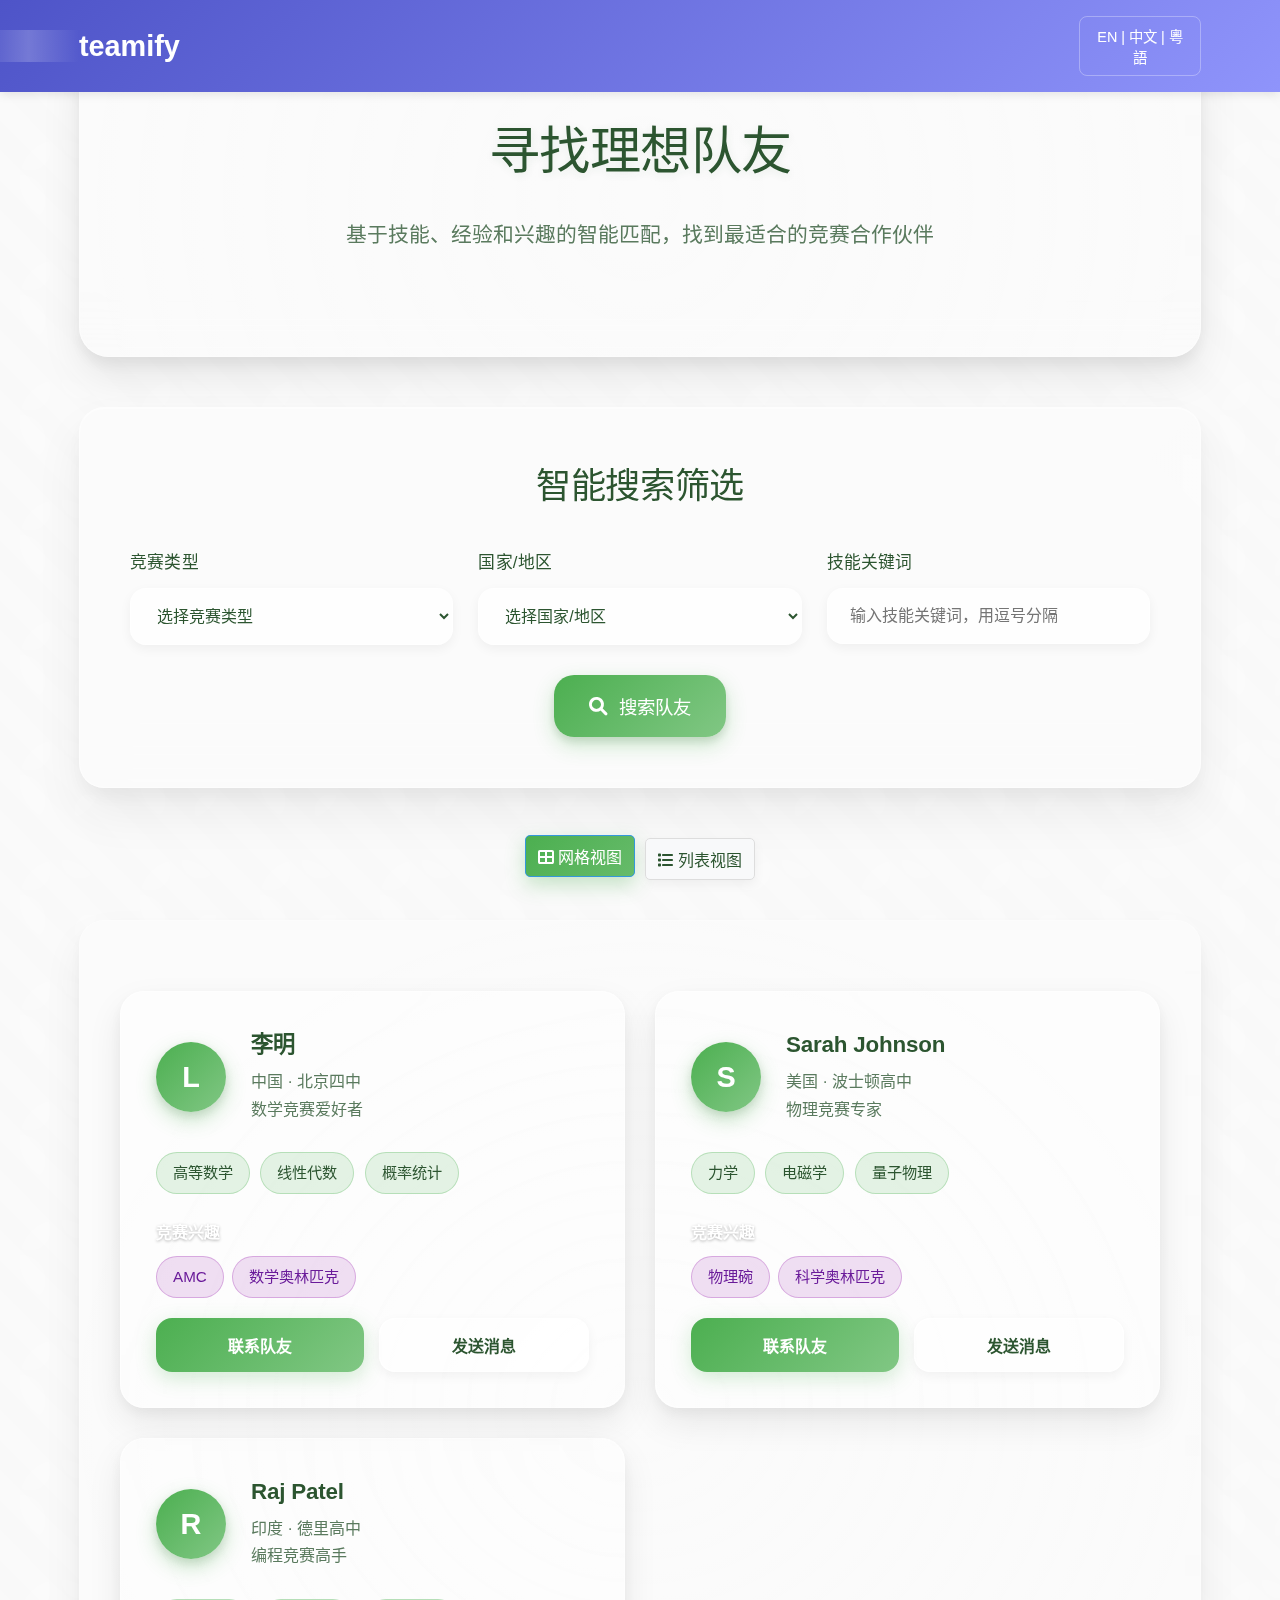
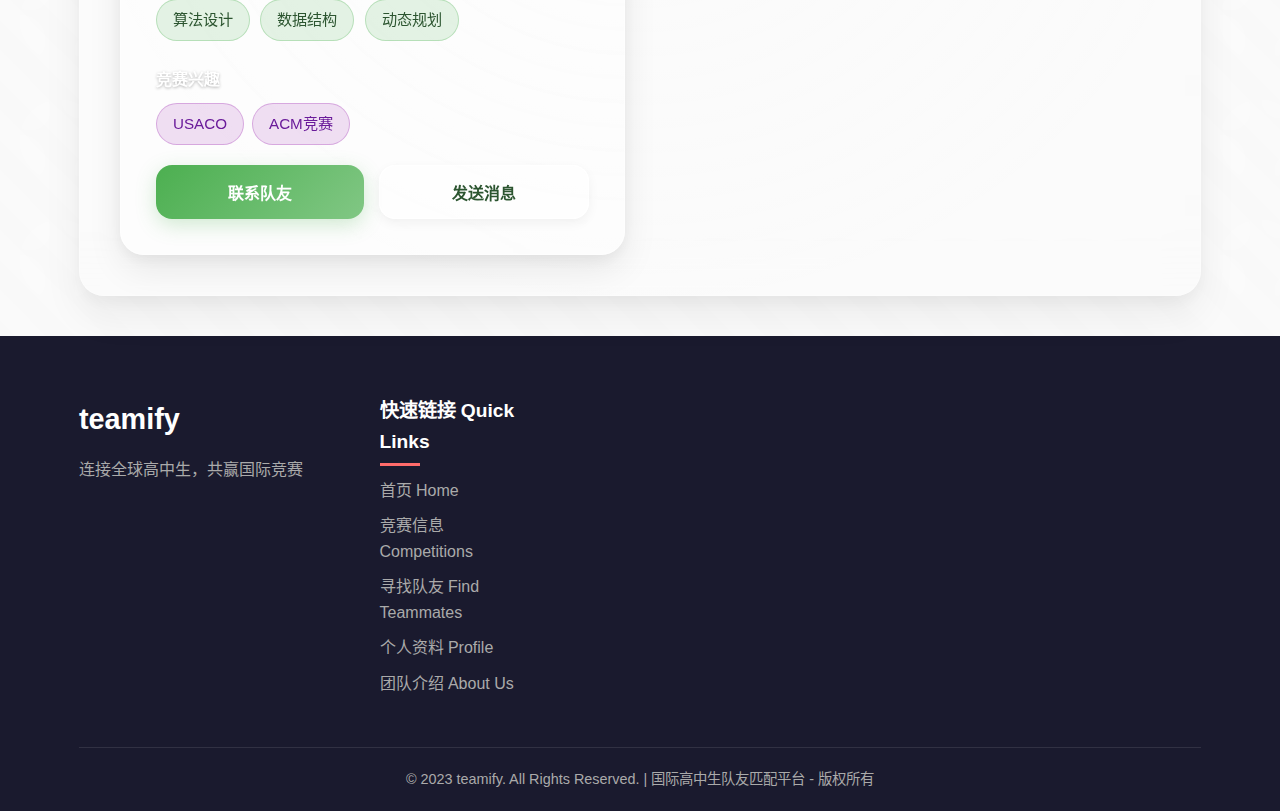
<file: find-teammates.html>
<!DOCTYPE html>
<html lang="zh-CN">
<head>
    <meta charset="UTF-8">
    <meta name="viewport" content="width=device-width, initial-scale=1.0">
    <title>寻找队友 | Find Teammates - teamify</title>
    <meta name="description" content="在teamify平台上寻找理想的竞赛队友，基于技能、经验和兴趣的智能匹配">
    <meta name="keywords" content="寻找队友,Find teammates,竞赛队友,Competition teammates,国际竞赛,International competitions,高中生组队,High school team formation">
    <link rel="stylesheet" href="css/style.css">
    <link rel="stylesheet" href="css/find-teammates.css">
    <link rel="stylesheet" href="https://cdnjs.cloudflare.com/ajax/libs/font-awesome/6.0.0-beta3/css/all.min.css">
</head>
<body>
    <header>
        <nav class="navbar">
            <div class="container">
                <div class="logo">
                    <a href="index.html">teamify</a>
                </div>
                <div class="nav-links" id="navLinks">
                    <i class="fas fa-times" id="hideMenu"></i>
                    <ul>
                        <li><a href="index.html">首页 Home</a></li>
                        <li><a href="competitions.html">竞赛信息 Competitions</a></li>
                        <li><a href="find-teammates.html" class="active">寻找队友 Find Teammates</a></li>
                        <li><a href="login.html">个人资料 Profile</a></li>
                        <li><a href="about.html">团队介绍 About Us</a></li>
                    </ul>
                </div>
                <div class="language-switch">
                    <button id="langToggle">EN | 中文 | 粵語</button>
                </div>
                <div class="auth-buttons" id="authButtons">
                    <!-- 动态加载认证按钮 -->
                </div>
                <i class="fas fa-bars" id="showMenu"></i>
            </div>
        </nav>
    </header>

    <main class="find-teammates-container">
        <div class="container">
            <!-- 英雄区域 Hero Section -->
            <section class="hero-section">
                <h1>寻找理想队友</h1>
                <p>基于技能、经验和兴趣的智能匹配，找到最适合的竞赛合作伙伴</p>
            </section>

            <!-- 搜索区域 Search Section -->
            <section class="search-section">
                <h2>智能搜索筛选</h2>
                <div class="search-filters">
                    <div class="filter-group">
                        <label for="competitionType">竞赛类型</label>
                        <select id="competitionType">
                            <option value="">选择竞赛类型</option>
                            <option value="AMC">AMC数学竞赛</option>
                            <option value="Physics Bowl">物理碗竞赛</option>
                            <option value="USACO">USACO编程竞赛</option>
                            <option value="Science Olympiad">科学奥林匹克</option>
                            <option value="Debate">国际辩论赛</option>
                            <option value="Chemistry Olympiad">化学奥林匹克</option>
                        </select>
                    </div>
                    <div class="filter-group">
                        <label for="country">国家/地区</label>
                        <select id="country">
                            <option value="">选择国家/地区</option>
                            <option value="China">中国</option>
                            <option value="USA">美国</option>
                            <option value="UK">英国</option>
                            <option value="Canada">加拿大</option>
                            <option value="Australia">澳大利亚</option>
                            <option value="Singapore">新加坡</option>
                            <option value="Japan">日本</option>
                            <option value="South Korea">韩国</option>
                            <option value="Germany">德国</option>
                            <option value="France">法国</option>
                        </select>
                    </div>
                    <div class="filter-group">
                        <label for="skills">技能关键词</label>
                        <input type="text" id="skills" placeholder="输入技能关键词，用逗号分隔">
                    </div>
                </div>
                <button id="searchBtn">
                    <i class="fas fa-search"></i>
                    搜索队友
                </button>
            </section>

            <!-- 视图选项 View Options -->
            <div class="view-options">
                <button class="view-btn active" data-view="grid">
                    <i class="fas fa-th-large"></i> 网格视图
                </button>
                <button class="view-btn" data-view="list">
                    <i class="fas fa-list"></i> 列表视图
                </button>
            </div>

            <!-- 队友列表 Teammates List -->
            <section class="teammates-list">
                <div id="teammatesGrid" class="teammates-grid">
                    <!-- 示例队友卡片 -->
                    <div class="teammate-card">
                        <div class="teammate-header">
                            <div class="teammate-avatar">L</div>
                            <div class="teammate-info">
                                <h3>李明</h3>
                                <p>中国 · 北京四中</p>
                                <p>数学竞赛爱好者</p>
                            </div>
                        </div>
                        <div class="teammate-skills">
                            <div class="skill-tag">高等数学</div>
                            <div class="skill-tag">线性代数</div>
                            <div class="skill-tag">概率统计</div>
                        </div>
                        <div class="teammate-interests">
                            <h4>竞赛兴趣</h4>
                            <div class="interests-list">
                                <div class="interest-tag">AMC</div>
                                <div class="interest-tag">数学奥林匹克</div>
                            </div>
                        </div>
                        <div class="teammate-actions">
                            <button class="btn-connect">联系队友</button>
                            <button class="btn-message">发送消息</button>
                        </div>
                    </div>

                    <div class="teammate-card">
                        <div class="teammate-header">
                            <div class="teammate-avatar">S</div>
                            <div class="teammate-info">
                                <h3>Sarah Johnson</h3>
                                <p>美国 · 波士顿高中</p>
                                <p>物理竞赛专家</p>
                            </div>
                        </div>
                        <div class="teammate-skills">
                            <div class="skill-tag">力学</div>
                            <div class="skill-tag">电磁学</div>
                            <div class="skill-tag">量子物理</div>
                        </div>
                        <div class="teammate-interests">
                            <h4>竞赛兴趣</h4>
                            <div class="interests-list">
                                <div class="interest-tag">物理碗</div>
                                <div class="interest-tag">科学奥林匹克</div>
                            </div>
                        </div>
                        <div class="teammate-actions">
                            <button class="btn-connect">联系队友</button>
                            <button class="btn-message">发送消息</button>
                        </div>
                    </div>

                    <div class="teammate-card">
                        <div class="teammate-header">
                            <div class="teammate-avatar">R</div>
                            <div class="teammate-info">
                                <h3>Raj Patel</h3>
                                <p>印度 · 德里高中</p>
                                <p>编程竞赛高手</p>
                            </div>
                        </div>
                        <div class="teammate-skills">
                            <div class="skill-tag">算法设计</div>
                            <div class="skill-tag">数据结构</div>
                            <div class="skill-tag">动态规划</div>
                        </div>
                        <div class="teammate-interests">
                            <h4>竞赛兴趣</h4>
                            <div class="interests-list">
                                <div class="interest-tag">USACO</div>
                                <div class="interest-tag">ACM竞赛</div>
                            </div>
                        </div>
                        <div class="teammate-actions">
                            <button class="btn-connect">联系队友</button>
                            <button class="btn-message">发送消息</button>
                        </div>
                    </div>
                </div>
                <div id="loadingState" class="loading" style="display: none;">
                    <i class="fas fa-spinner fa-spin"></i> 正在搜索中...
                </div>
                <div id="noResults" class="no-results" style="display: none;">
                    没有找到匹配的队友，请尝试调整搜索条件
                </div>
            </section>
        </div>
    </main>

    <footer>
        <div class="container">
            <div class="footer-content">
                <div class="footer-logo">
                    <h3>teamify</h3>
                    <p>连接全球高中生，共赢国际竞赛</p>
                </div>
                <div class="footer-links">
                    <div class="footer-links-column">
                        <h4>快速链接 Quick Links</h4>
                        <ul>
                            <li><a href="index.html">首页 Home</a></li>
                            <li><a href="competitions.html">竞赛信息 Competitions</a></li>
                            <li><a href="find-teammates.html">寻找队友 Find Teammates</a></li>
                            <li><a href="login.html">个人资料 Profile</a></li>
                            <li><a href="about.html">团队介绍 About Us</a></li>
                        </ul>
                    </div>
                </div>
            </div>
            <div class="footer-bottom">
                <p>&copy; 2023 teamify. All Rights Reserved. | 国际高中生队友匹配平台 - 版权所有</p>
            </div>
        </div>
    </footer>

    <script src="js/script.js"></script>
    <script src="js/find-teammates.js"></script>
</body>
</html>
</file>
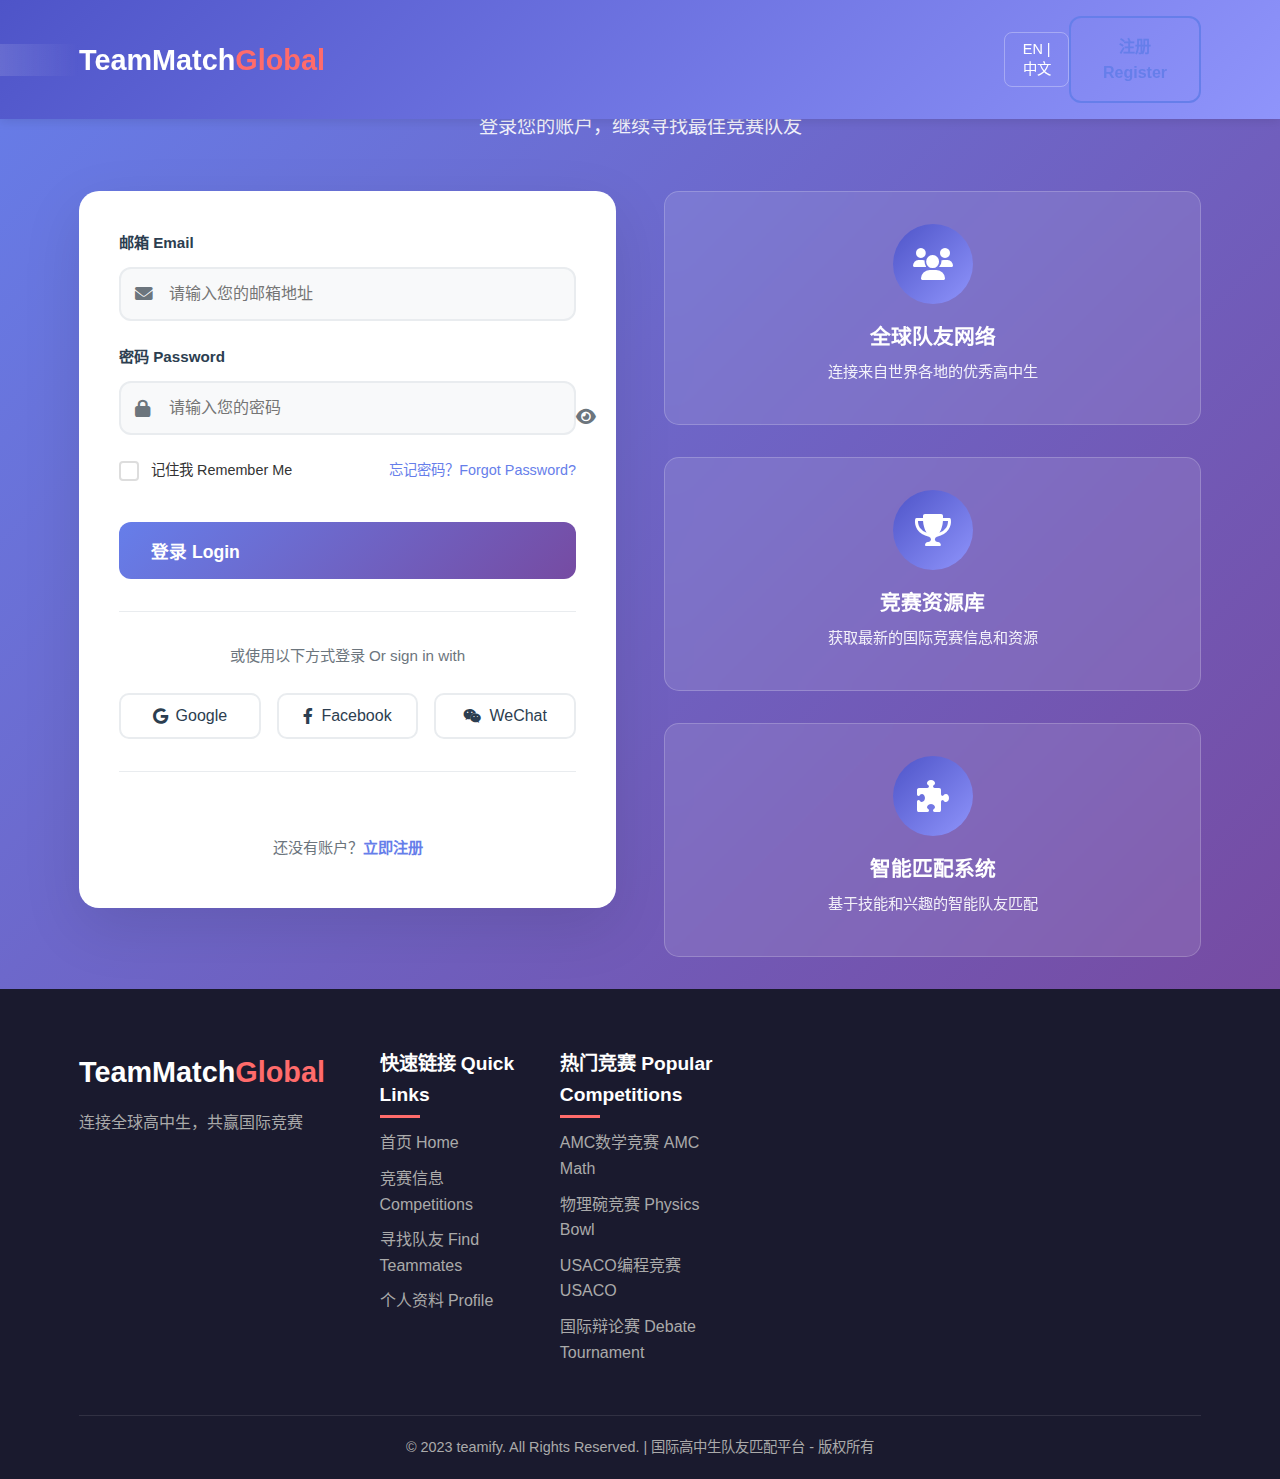
<file: login.html>
<!DOCTYPE html>
<html lang="zh-CN">
<head>
    <meta charset="UTF-8">
    <meta name="viewport" content="width=device-width, initial-scale=1.0">
    <title>登录 - 国际生队友匹配平台 | Login - teamify</title>
    <meta name="description" content="登录您的账户，开始寻找国际竞赛队友之旅。">
    <link rel="stylesheet" href="css/style.css">
    <link rel="stylesheet" href="css/forms.css">
    <link rel="stylesheet" href="https://cdnjs.cloudflare.com/ajax/libs/font-awesome/6.0.0-beta3/css/all.min.css">
</head>
<body>
    <header>
        <nav class="navbar">
            <div class="container">
                <div class="logo">
                    <a href="index.html">TeamMatch<span>Global</span></a>
                </div>
                <div class="nav-links" id="navLinks">
                    <i class="fas fa-times" id="hideMenu"></i>
                    <ul>
                        <li><a href="index.html">首页 Home</a></li>
                        <li><a href="competitions.html">竞赛信息 Competitions</a></li>
                        <li><a href="find-teammates.html">寻找队友 Find Teammates</a></li>
                        <li><a href="profile.html">个人资料 Profile</a></li>
                        <li><a href="about.html">团队介绍 About Us</a></li>
                    </ul>
                </div>
                <div class="language-switch">
                    <button id="langToggle">EN | 中文</button>
                </div>
                <div class="auth-buttons" id="authButtons">
                    <a href="register.html" class="btn btn-outline">注册 Register</a>
                </div>
                <i class="fas fa-bars" id="showMenu"></i>
            </div>
        </nav>
    </header>

    <main class="login-page">
        <div class="container">
            <div class="login-header">
                <h1>欢迎回来</h1>
                <h1 class="en">Welcome Back</h1>
                <p>登录您的账户，继续寻找最佳竞赛队友</p>
                <p class="en">Sign in to your account and continue finding the best competition teammates</p>
            </div>

            <div class="login-container">
                <div class="login-form-container">
                    <form id="loginForm" class="login-form">
                        <div class="form-group">
                            <label for="email">邮箱 Email</label>
                            <div class="input-wrapper">
                                <i class="fas fa-envelope"></i>
                                <input type="email" id="email" name="email" required placeholder="请输入您的邮箱地址">
                            </div>
                        </div>

                        <div class="form-group">
                            <label for="password">密码 Password</label>
                            <div class="input-wrapper">
                                <i class="fas fa-lock"></i>
                                <input type="password" id="password" name="password" required placeholder="请输入您的密码">
                                <button type="button" class="password-toggle" id="passwordToggle">
                                    <i class="fas fa-eye"></i>
                                </button>
                            </div>
                        </div>

                        <div class="form-options">
                            <div class="checkbox-wrapper">
                                <input type="checkbox" id="rememberMe" name="rememberMe">
                                <label for="rememberMe" class="checkmark"></label>
                                <span>记住我 Remember Me</span>
                            </div>
                            <a href="#" class="forgot-password">忘记密码？Forgot Password?</a>
                        </div>

                        <button type="submit" class="btn btn-full">
                            <span class="btn-text">登录 Login</span>
                            <div class="btn-loading" style="display: none;">
                                <i class="fas fa-spinner fa-spin"></i>
                            </div>
                        </button>
                    </form>

                    <div class="social-login">
                        <p>或使用以下方式登录 Or sign in with</p>
                        <div class="social-buttons">
                            <button type="button" class="btn btn-social btn-google">
                                <i class="fab fa-google"></i>
                                Google
                            </button>
                            <button type="button" class="btn btn-social btn-facebook">
                                <i class="fab fa-facebook-f"></i>
                                Facebook
                            </button>
                            <button type="button" class="btn btn-social btn-wechat">
                                <i class="fab fa-weixin"></i>
                                WeChat
                            </button>
                        </div>
                    </div>

                    <div class="auth-footer">
                        <p>还没有账户？<a href="register.html">立即注册</a></p>
                        <p class="en">Don't have an account? <a href="register.html">Sign up now</a></p>
                    </div>
                </div>

                <div class="login-features">
                    <div class="feature-item">
                        <div class="feature-icon">
                            <i class="fas fa-users"></i>
                        </div>
                        <h3>全球队友网络</h3>
                        <h3 class="en">Global Teammate Network</h3>
                        <p>连接来自世界各地的优秀高中生</p>
                        <p class="en">Connect with outstanding high school students worldwide</p>
                    </div>

                    <div class="feature-item">
                        <div class="feature-icon">
                            <i class="fas fa-trophy"></i>
                        </div>
                        <h3>竞赛资源库</h3>
                        <h3 class="en">Competition Resources</h3>
                        <p>获取最新的国际竞赛信息和资源</p>
                        <p class="en">Access latest international competition information and resources</p>
                    </div>

                    <div class="feature-item">
                        <div class="feature-icon">
                            <i class="fas fa-puzzle-piece"></i>
                        </div>
                        <h3>智能匹配系统</h3>
                        <h3 class="en">Smart Matching System</h3>
                        <p>基于技能和兴趣的智能队友匹配</p>
                        <p class="en">Smart teammate matching based on skills and interests</p>
                    </div>
                </div>
            </div>
        </div>
    </main>

    <footer>
        <div class="container">
            <div class="footer-content">
                <div class="footer-logo">
                    <h3>TeamMatch<span>Global</span></h3>
                    <p>连接全球高中生，共赢国际竞赛</p>
                    <p class="en">Connecting Global High School Students, Winning International Competitions Together</p>
                </div>
                <div class="footer-links">
                    <div class="footer-links-column">
                        <h4>快速链接 Quick Links</h4>
                        <ul>
                            <li><a href="index.html">首页 Home</a></li>
                            <li><a href="competitions.html">竞赛信息 Competitions</a></li>
                            <li><a href="find-teammates.html">寻找队友 Find Teammates</a></li>
                            <li><a href="profile.html">个人资料 Profile</a></li>
                        </ul>
                    </div>
                    <div class="footer-links-column">
                        <h4>热门竞赛 Popular Competitions</h4>
                        <ul>
                            <li><a href="competitions.html#amc">AMC数学竞赛 AMC Math</a></li>
                            <li><a href="competitions.html#physics-bowl">物理碗竞赛 Physics Bowl</a></li>
                            <li><a href="competitions.html#usaco">USACO编程竞赛 USACO</a></li>
                            <li><a href="competitions.html#debate">国际辩论赛 Debate Tournament</a></li>
                        </ul>
                    </div>
                </div>
            </div>
            <div class="footer-bottom">
                <p>&copy; 2023 teamify. All Rights Reserved. | 国际高中生队友匹配平台 - 版权所有</p>
            </div>
        </div>
    </footer>

    <script src="js/script.js"></script>
    <script src="js/forms.js"></script>
    <script src="js/login.js"></script>
</body>
</html>
</file>
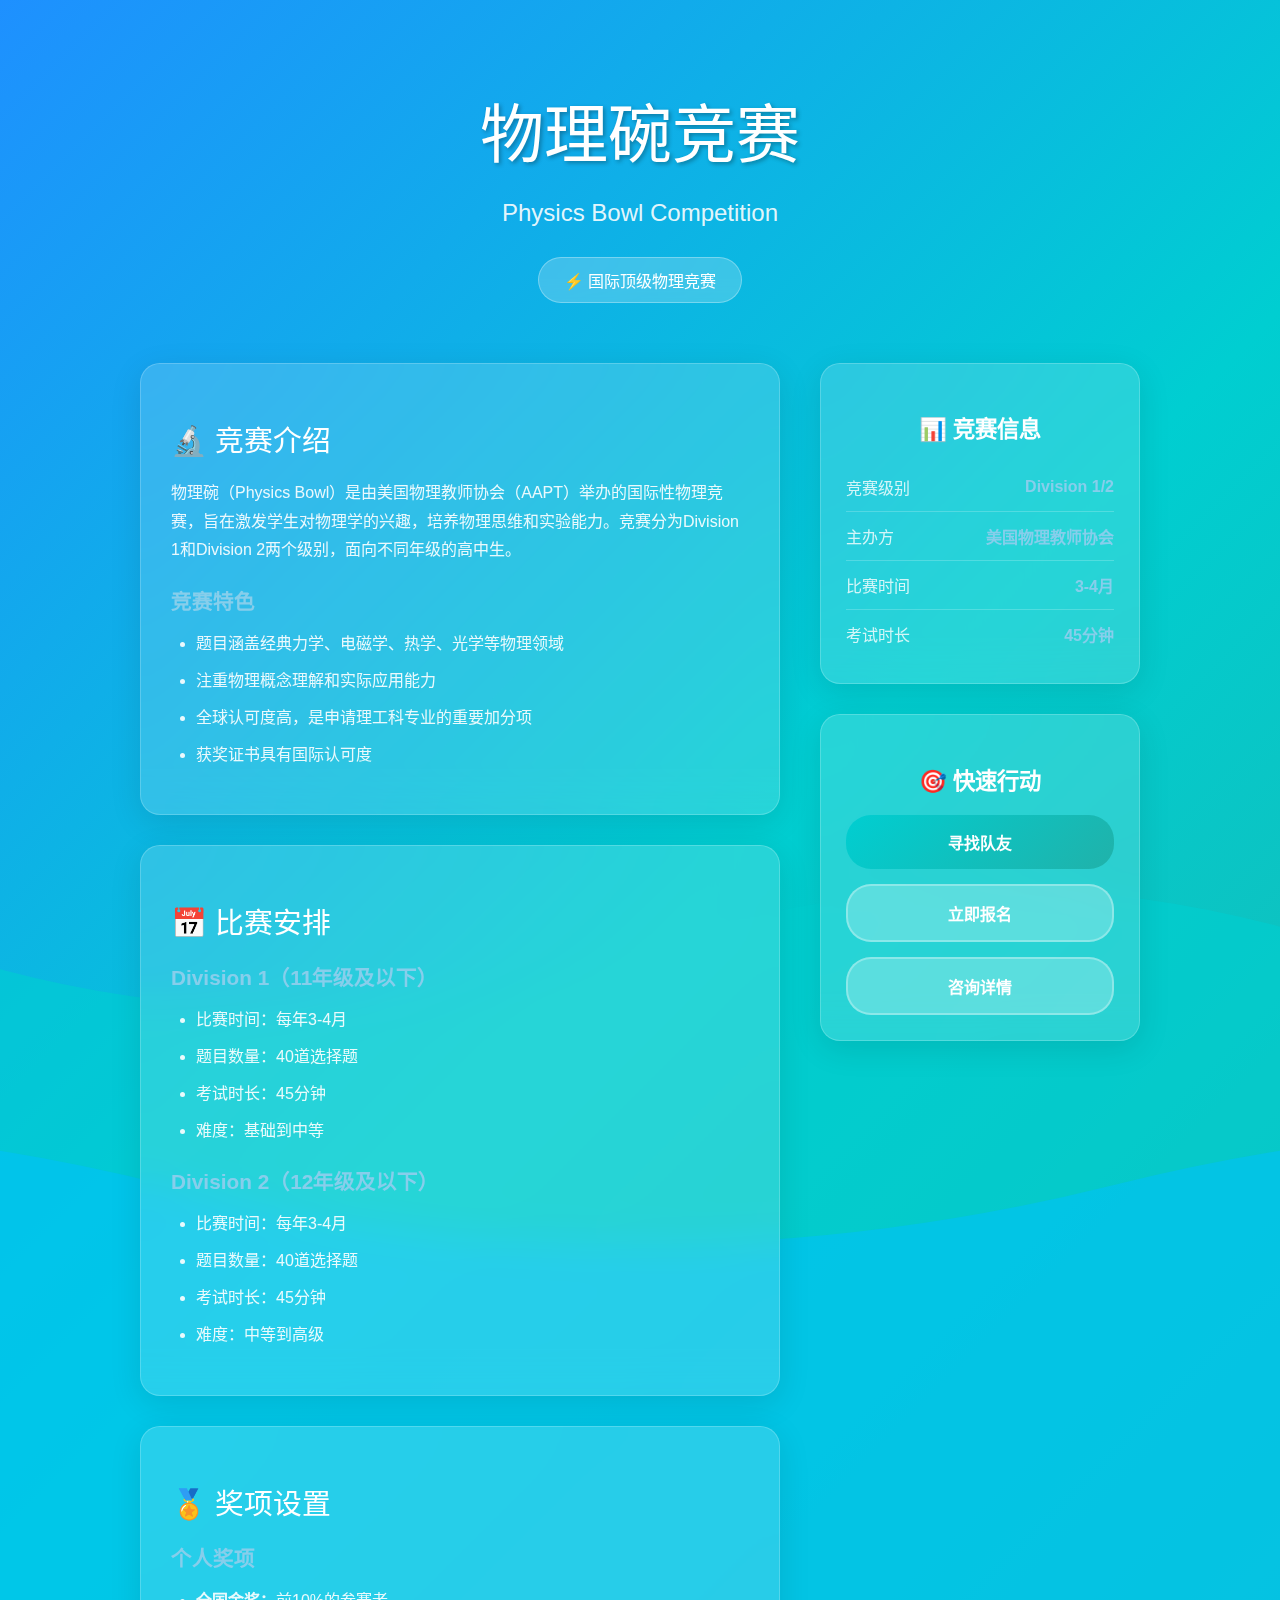
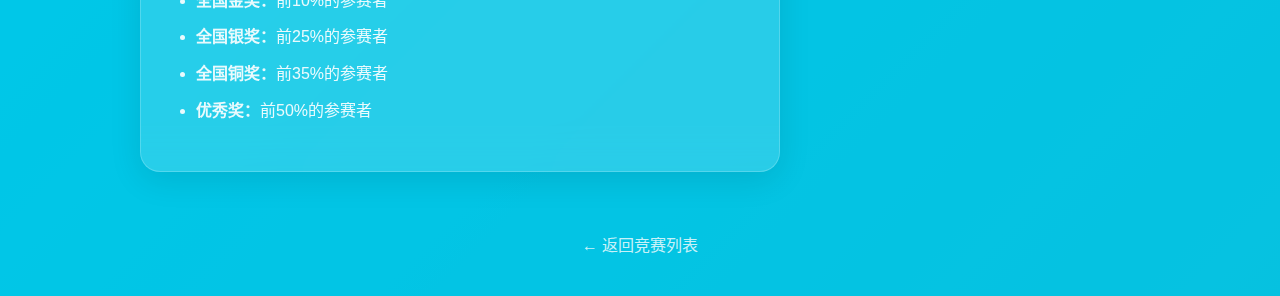
<file: physics-bowl-details.html>
<!DOCTYPE html>
<html lang="zh-CN">
<head>
    <meta charset="UTF-8">
    <meta name="viewport" content="width=device-width, initial-scale=1.0">
    <title>物理碗竞赛详情 | Competition Details - teamify</title>
    <meta name="description" content="了解物理碗竞赛的详细信息，包括比赛规则、报名要求和奖项设置">
    <style>
        body {
            margin: 0;
            padding: 0;
            font-family: 'Segoe UI', Tahoma, Geneva, Verdana, sans-serif;
            background: linear-gradient(135deg, #1E90FF 0%, #00CED1 50%, #20B2AA 100%);
            min-height: 100vh;
            position: relative;
        }

        body::before {
            content: '';
            position: absolute;
            top: 0;
            left: 0;
            right: 0;
            bottom: 0;
            background: url('data:image/svg+xml,<svg xmlns="http://www.w3.org/2000/svg" viewBox="0 0 1200 800"><path d="M0,400 Q150,350 300,400 T600,400 T900,400 T1200,400 L1200,800 L0,800 Z" fill="%2300CED1" opacity="0.6"/><path d="M0,500 Q200,450 400,500 T800,500 T1200,500 L1200,800 L0,800 Z" fill="%2300BFFF" opacity="0.5"/><circle cx="100" cy="150" r="30" fill="%23FFD700" opacity="0.7"/><circle cx="250" cy="100" r="20" fill="%23FFD700" opacity="0.5"/></svg>') no-repeat center center;
            background-size: cover;
            z-index: 1;
        }

        .container {
            position: relative;
            z-index: 2;
            max-width: 1000px;
            margin: 0 auto;
            padding: 40px 20px;
        }

        .hero {
            text-align: center;
            margin-bottom: 60px;
        }

        .hero h1 {
            font-size: 4rem;
            color: white;
            margin-bottom: 20px;
            text-shadow: 2px 2px 4px rgba(0, 0, 0, 0.3);
            font-weight: 300;
        }

        .hero .subtitle {
            font-size: 1.5rem;
            color: rgba(255, 255, 255, 0.9);
            margin-bottom: 30px;
        }

        .hero .badge {
            display: inline-block;
            background: rgba(255, 255, 255, 0.2);
            backdrop-filter: blur(10px);
            padding: 10px 25px;
            border-radius: 25px;
            color: white;
            font-weight: 500;
            border: 1px solid rgba(255, 255, 255, 0.3);
        }

        .content-grid {
            display: grid;
            grid-template-columns: 2fr 1fr;
            gap: 40px;
            margin-bottom: 60px;
        }

        .main-content {
            display: flex;
            flex-direction: column;
            gap: 30px;
        }

        .detail-section {
            background: rgba(255, 255, 255, 0.15);
            backdrop-filter: blur(20px);
            border-radius: 20px;
            padding: 30px;
            border: 1px solid rgba(255, 255, 255, 0.2);
            box-shadow: 0 8px 32px rgba(0, 0, 0, 0.1);
            transition: transform 0.3s ease;
        }

        .detail-section:hover {
            transform: translateY(-5px);
        }

        .detail-section h2 {
            color: white;
            font-size: 1.8rem;
            margin-bottom: 20px;
            font-weight: 500;
        }

        .detail-section h3 {
            color: #87CEEB;
            font-size: 1.3rem;
            margin: 20px 0 15px 0;
        }

        .detail-section p {
            color: rgba(255, 255, 255, 0.9);
            line-height: 1.8;
            margin-bottom: 15px;
        }

        .detail-section ul {
            color: rgba(255, 255, 255, 0.9);
            line-height: 1.8;
            margin: 15px 0;
            padding-left: 25px;
        }

        .detail-section li {
            margin-bottom: 8px;
        }

        .sidebar {
            display: flex;
            flex-direction: column;
            gap: 30px;
        }

        .info-card {
            background: rgba(255, 255, 255, 0.15);
            backdrop-filter: blur(20px);
            border-radius: 20px;
            padding: 25px;
            border: 1px solid rgba(255, 255, 255, 0.2);
            box-shadow: 0 8px 32px rgba(0, 0, 0, 0.1);
        }

        .info-card h3 {
            color: white;
            font-size: 1.4rem;
            margin-bottom: 20px;
            text-align: center;
        }

        .info-item {
            display: flex;
            justify-content: space-between;
            align-items: center;
            padding: 12px 0;
            border-bottom: 1px solid rgba(255, 255, 255, 0.2);
        }

        .info-item:last-child {
            border-bottom: none;
        }

        .info-label {
            color: rgba(255, 255, 255, 0.8);
            font-weight: 500;
        }

        .info-value {
            color: #87CEEB;
            font-weight: 600;
        }

        .action-buttons {
            display: flex;
            flex-direction: column;
            gap: 15px;
            margin-top: 20px;
        }

        .btn {
            padding: 15px 25px;
            border-radius: 25px;
            text-decoration: none;
            font-weight: 600;
            text-align: center;
            transition: all 0.3s ease;
            border: none;
            cursor: pointer;
        }

        .btn-primary {
            background: linear-gradient(135deg, #00CED1 0%, #20B2AA 100%);
            color: white;
        }

        .btn-primary:hover {
            transform: translateY(-2px);
            box-shadow: 0 10px 25px rgba(0, 206, 209, 0.3);
        }

        .btn-outline {
            background: rgba(255, 255, 255, 0.1);
            color: white;
            border: 2px solid rgba(255, 255, 255, 0.3);
            backdrop-filter: blur(10px);
        }

        .btn-outline:hover {
            background: rgba(255, 255, 255, 0.2);
        }

        .back-btn {
            color: rgba(255, 255, 255, 0.8);
            text-decoration: none;
            margin-top: 30px;
        }

        @media (max-width: 768px) {
            .hero h1 { font-size: 2.5rem; }
            .content-grid { grid-template-columns: 1fr; }
            .detail-section { padding: 25px 20px; }
        }
    </style>
</head>
<body>
    <div class="container">
        <section class="hero">
            <h1>物理碗竞赛</h1>
            <p class="subtitle">Physics Bowl Competition</p>
            <div class="badge">⚡ 国际顶级物理竞赛</div>
        </section>

        <div class="content-grid">
            <div class="main-content">
                <div class="detail-section">
                    <h2>🔬 竞赛介绍</h2>
                    <p>物理碗（Physics Bowl）是由美国物理教师协会（AAPT）举办的国际性物理竞赛，旨在激发学生对物理学的兴趣，培养物理思维和实验能力。竞赛分为Division 1和Division 2两个级别，面向不同年级的高中生。</p>
                    
                    <h3>竞赛特色</h3>
                    <ul>
                        <li>题目涵盖经典力学、电磁学、热学、光学等物理领域</li>
                        <li>注重物理概念理解和实际应用能力</li>
                        <li>全球认可度高，是申请理工科专业的重要加分项</li>
                        <li>获奖证书具有国际认可度</li>
                    </ul>
                </div>

                <div class="detail-section">
                    <h2>📅 比赛安排</h2>
                    <h3>Division 1（11年级及以下）</h3>
                    <ul>
                        <li>比赛时间：每年3-4月</li>
                        <li>题目数量：40道选择题</li>
                        <li>考试时长：45分钟</li>
                        <li>难度：基础到中等</li>
                    </ul>
                    
                    <h3>Division 2（12年级及以下）</h3>
                    <ul>
                        <li>比赛时间：每年3-4月</li>
                        <li>题目数量：40道选择题</li>
                        <li>考试时长：45分钟</li>
                        <li>难度：中等到高级</li>
                    </ul>
                </div>

                <div class="detail-section">
                    <h2>🏅 奖项设置</h2>
                    <h3>个人奖项</h3>
                    <ul>
                        <li><strong>全国金奖：</strong>前10%的参赛者</li>
                        <li><strong>全国银奖：</strong>前25%的参赛者</li>
                        <li><strong>全国铜奖：</strong>前35%的参赛者</li>
                        <li><strong>优秀奖：</strong>前50%的参赛者</li>
                    </ul>
                </div>
            </div>

            <div class="sidebar">
                <div class="info-card">
                    <h3>📊 竞赛信息</h3>
                    <div class="info-item">
                        <span class="info-label">竞赛级别</span>
                        <span class="info-value">Division 1/2</span>
                    </div>
                    <div class="info-item">
                        <span class="info-label">主办方</span>
                        <span class="info-value">美国物理教师协会</span>
                    </div>
                    <div class="info-item">
                        <span class="info-label">比赛时间</span>
                        <span class="info-value">3-4月</span>
                    </div>
                    <div class="info-item">
                        <span class="info-label">考试时长</span>
                        <span class="info-value">45分钟</span>
                    </div>
                </div>

                <div class="info-card">
                    <h3>🎯 快速行动</h3>
                    <div class="action-buttons">
                        <a href="find-teammates.html" class="btn btn-primary">寻找队友</a>
                        <a href="register.html" class="btn btn-outline">立即报名</a>
                        <a href="contact.html" class="btn btn-outline">咨询详情</a>
                    </div>
                </div>
            </div>
        </div>

        <div style="text-align: center;">
            <a href="competition-details.html?id=physics-bowl" class="back-btn">← 返回竞赛列表</a>
        </div>
    </div>
</body>
</html>
</file>
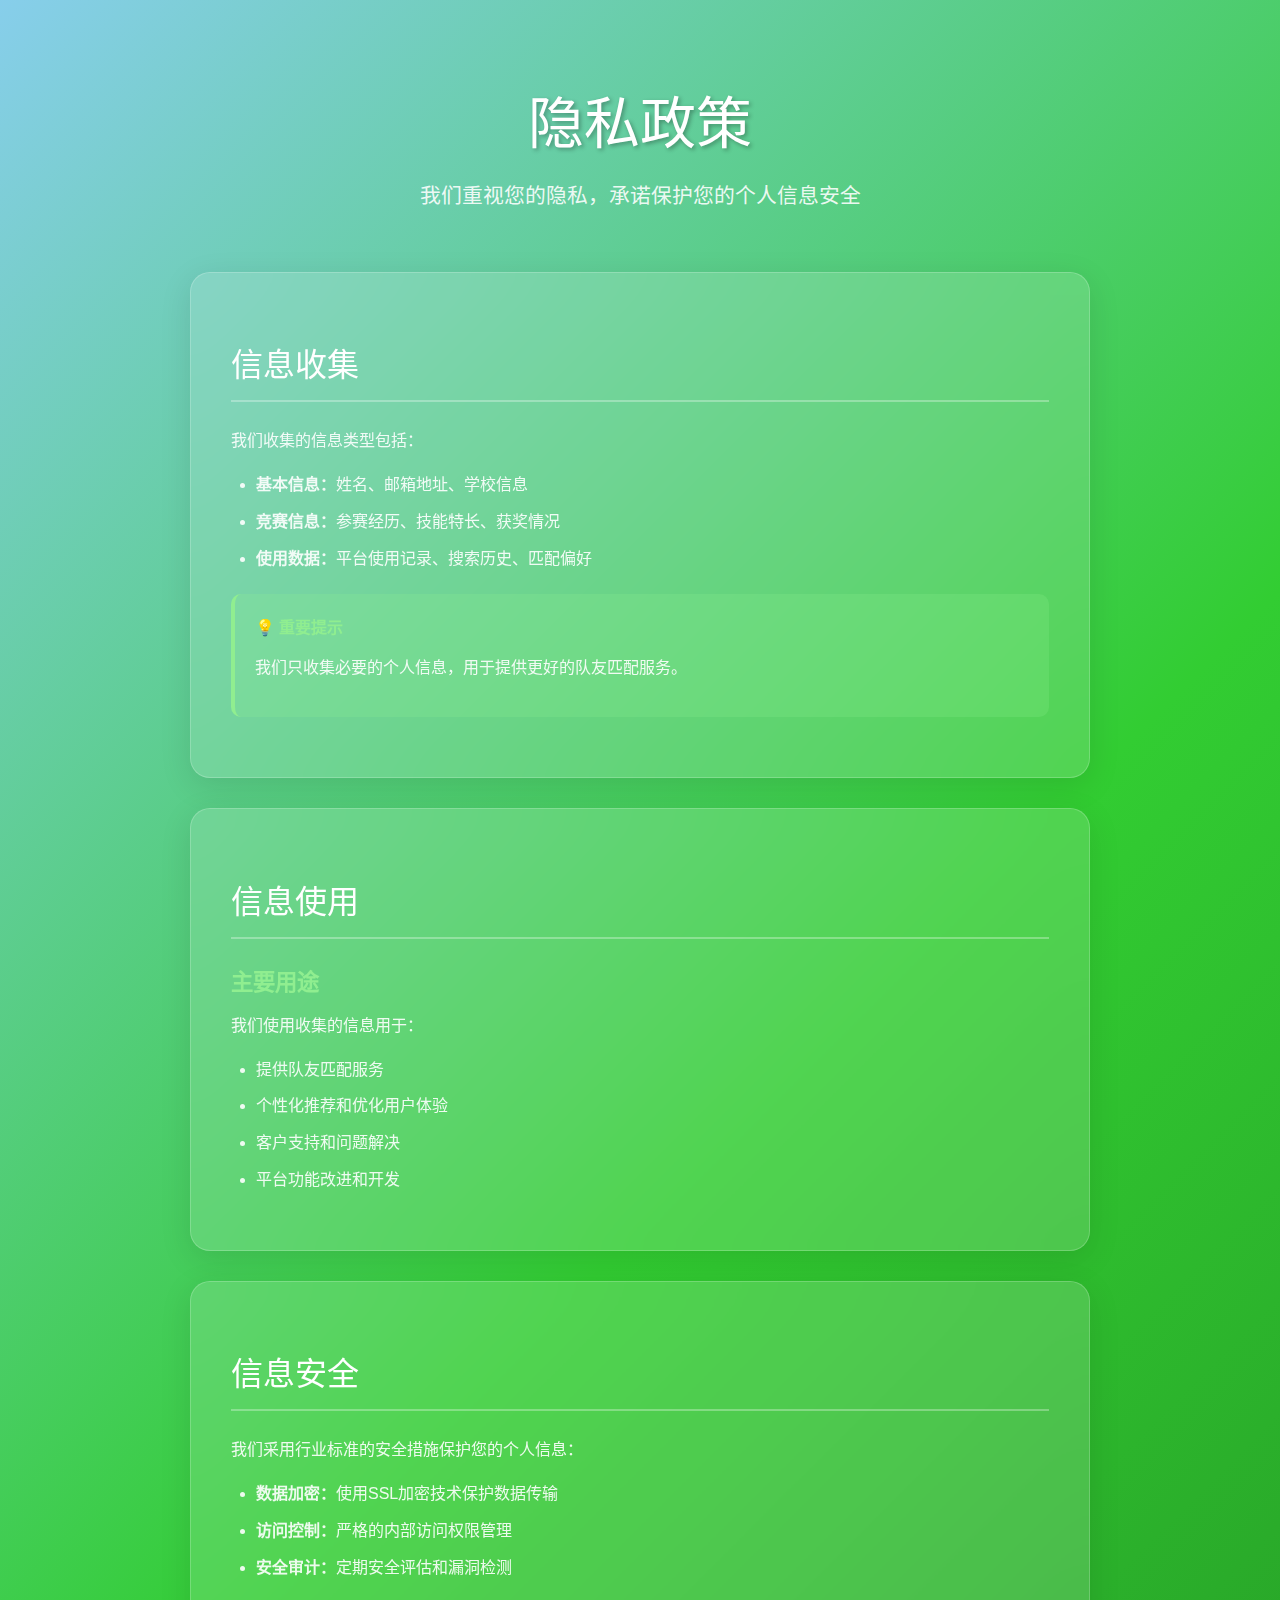
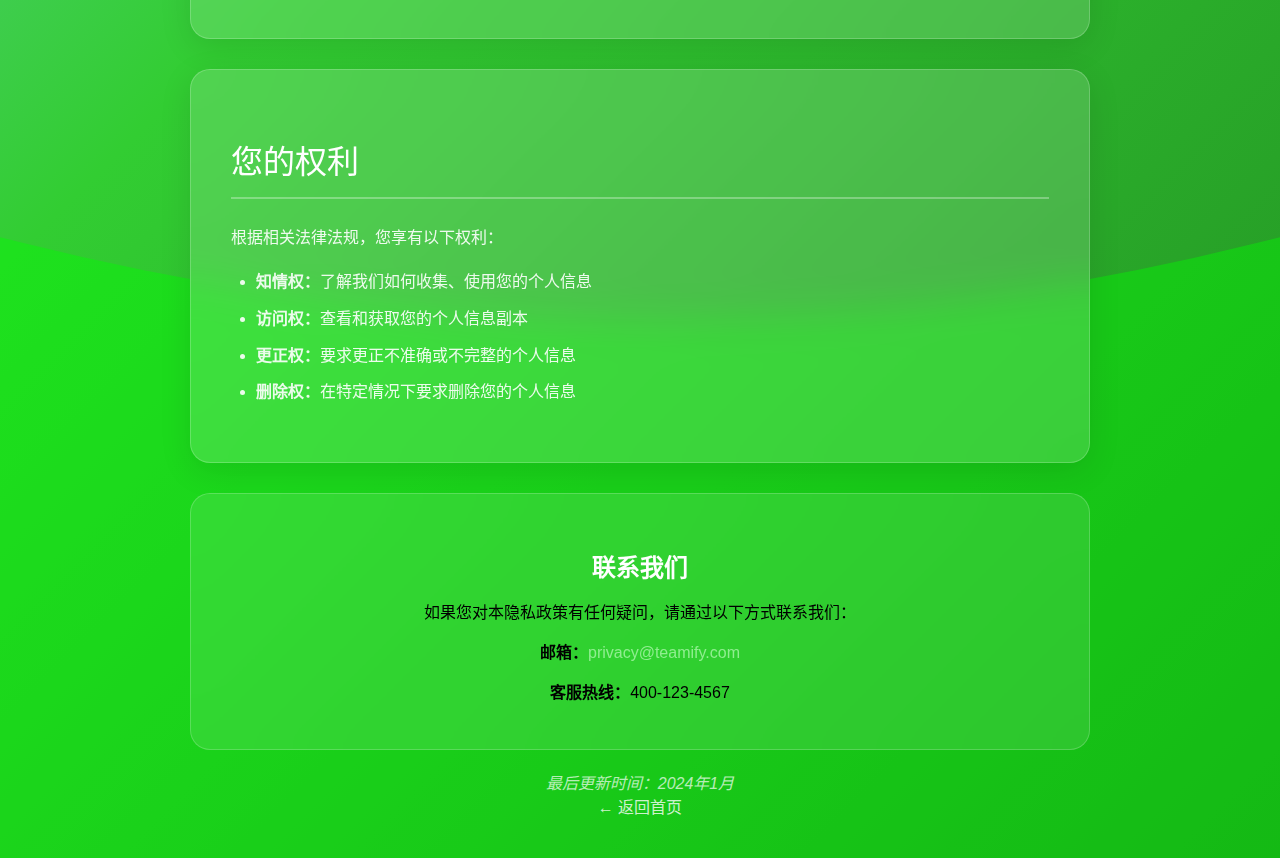
<file: privacy-policy.html>
<!DOCTYPE html>
<html lang="zh-CN">
<head>
    <meta charset="UTF-8">
    <meta name="viewport" content="width=device-width, initial-scale=1.0">
    <title>隐私政策 | Privacy Policy - teamify</title>
    <meta name="description" content="teamify隐私政策，了解我们如何保护您的个人信息">
    <style>
        body {
            margin: 0;
            padding: 0;
            font-family: 'Segoe UI', Tahoma, Geneva, Verdana, sans-serif;
            background: linear-gradient(135deg, #87CEEB 0%, #32CD32 50%, #228B22 100%);
            min-height: 100vh;
            position: relative;
        }

        body::before {
            content: '';
            position: absolute;
            top: 0;
            left: 0;
            right: 0;
            bottom: 0;
            background: url('data:image/svg+xml,<svg xmlns="http://www.w3.org/2000/svg" viewBox="0 0 1200 800"><circle cx="100" cy="100" r="40" fill="%23FFD700" opacity="0.8"/><circle cx="200" cy="80" r="25" fill="%23FFD700" opacity="0.6"/><path d="M0,600 Q200,550 400,600 T800,600 T1200,600 L1200,800 L0,800 Z" fill="%2300FF00" opacity="0.4"/></svg>') no-repeat center center;
            background-size: cover;
            z-index: 1;
        }

        .container {
            position: relative;
            z-index: 2;
            max-width: 900px;
            margin: 0 auto;
            padding: 40px 20px;
        }

        .hero {
            text-align: center;
            margin-bottom: 60px;
        }

        .hero h1 {
            font-size: 3.5rem;
            color: white;
            margin-bottom: 20px;
            text-shadow: 2px 2px 4px rgba(0, 0, 0, 0.3);
            font-weight: 300;
        }

        .hero p {
            font-size: 1.3rem;
            color: rgba(255, 255, 255, 0.9);
            max-width: 700px;
            margin: 0 auto;
            line-height: 1.6;
        }

        .policy-section {
            background: rgba(255, 255, 255, 0.15);
            backdrop-filter: blur(20px);
            border-radius: 20px;
            padding: 40px;
            margin-bottom: 30px;
            border: 1px solid rgba(255, 255, 255, 0.2);
            box-shadow: 0 8px 32px rgba(0, 0, 0, 0.1);
            transition: transform 0.3s ease;
        }

        .policy-section:hover {
            transform: translateY(-5px);
        }

        .policy-section h2 {
            color: white;
            font-size: 2rem;
            margin-bottom: 25px;
            font-weight: 500;
            border-bottom: 2px solid rgba(255, 255, 255, 0.3);
            padding-bottom: 15px;
        }

        .policy-section h3 {
            color: #90EE90;
            font-size: 1.4rem;
            margin: 25px 0 15px 0;
        }

        .policy-section p {
            color: rgba(255, 255, 255, 0.9);
            line-height: 1.8;
            margin-bottom: 15px;
        }

        .policy-section ul {
            color: rgba(255, 255, 255, 0.9);
            line-height: 1.8;
            margin: 15px 0;
            padding-left: 25px;
        }

        .policy-section li {
            margin-bottom: 8px;
        }

        .highlight-box {
            background: rgba(144, 238, 144, 0.2);
            border-left: 4px solid #90EE90;
            padding: 20px;
            margin: 20px 0;
            border-radius: 10px;
        }

        .highlight-box h4 {
            color: #90EE90;
            margin: 0 0 10px 0;
        }

        .contact-info {
            background: rgba(255, 255, 255, 0.1);
            backdrop-filter: blur(20px);
            border-radius: 20px;
            padding: 30px;
            text-align: center;
            border: 1px solid rgba(255, 255, 255, 0.2);
        }

        .contact-info h3 {
            color: white;
            font-size: 1.5rem;
            margin-bottom: 15px;
        }

        .contact-info a {
            color: #90EE90;
            text-decoration: none;
        }

        .back-btn {
            color: rgba(255, 255, 255, 0.8);
            text-decoration: none;
            margin-top: 30px;
        }

        .last-updated {
            text-align: center;
            color: rgba(255, 255, 255, 0.7);
            font-style: italic;
            margin-top: 20px;
        }

        @media (max-width: 768px) {
            .hero h1 { font-size: 2.5rem; }
            .policy-section { padding: 30px 20px; }
        }
    </style>
</head>
<body>
    <div class="container">
        <section class="hero">
            <h1>隐私政策</h1>
            <p>我们重视您的隐私，承诺保护您的个人信息安全</p>
        </section>

        <div class="policy-section">
            <h2>信息收集</h2>
            <p>我们收集的信息类型包括：</p>
            <ul>
                <li><strong>基本信息：</strong>姓名、邮箱地址、学校信息</li>
                <li><strong>竞赛信息：</strong>参赛经历、技能特长、获奖情况</li>
                <li><strong>使用数据：</strong>平台使用记录、搜索历史、匹配偏好</li>
            </ul>
            
            <div class="highlight-box">
                <h4>💡 重要提示</h4>
                <p>我们只收集必要的个人信息，用于提供更好的队友匹配服务。</p>
            </div>
        </div>

        <div class="policy-section">
            <h2>信息使用</h2>
            <h3>主要用途</h3>
            <p>我们使用收集的信息用于：</p>
            <ul>
                <li>提供队友匹配服务</li>
                <li>个性化推荐和优化用户体验</li>
                <li>客户支持和问题解决</li>
                <li>平台功能改进和开发</li>
            </ul>
        </div>

        <div class="policy-section">
            <h2>信息安全</h2>
            <p>我们采用行业标准的安全措施保护您的个人信息：</p>
            <ul>
                <li><strong>数据加密：</strong>使用SSL加密技术保护数据传输</li>
                <li><strong>访问控制：</strong>严格的内部访问权限管理</li>
                <li><strong>安全审计：</strong>定期安全评估和漏洞检测</li>
            </ul>
        </div>

        <div class="policy-section">
            <h2>您的权利</h2>
            <p>根据相关法律法规，您享有以下权利：</p>
            <ul>
                <li><strong>知情权：</strong>了解我们如何收集、使用您的个人信息</li>
                <li><strong>访问权：</strong>查看和获取您的个人信息副本</li>
                <li><strong>更正权：</strong>要求更正不准确或不完整的个人信息</li>
                <li><strong>删除权：</strong>在特定情况下要求删除您的个人信息</li>
            </ul>
        </div>

        <div class="contact-info">
            <h3>联系我们</h3>
            <p>如果您对本隐私政策有任何疑问，请通过以下方式联系我们：</p>
                            <p><strong>邮箱：</strong><a href="mailto:privacy@teamify.com">privacy@teamify.com</a></p>
            <p><strong>客服热线：</strong>400-123-4567</p>
        </div>

        <div class="last-updated">最后更新时间：2024年1月</div>

        <div style="text-align: center;">
            <a href="index.html" class="back-btn">← 返回首页</a>
        </div>
    </div>
</body>
</html>
</file>
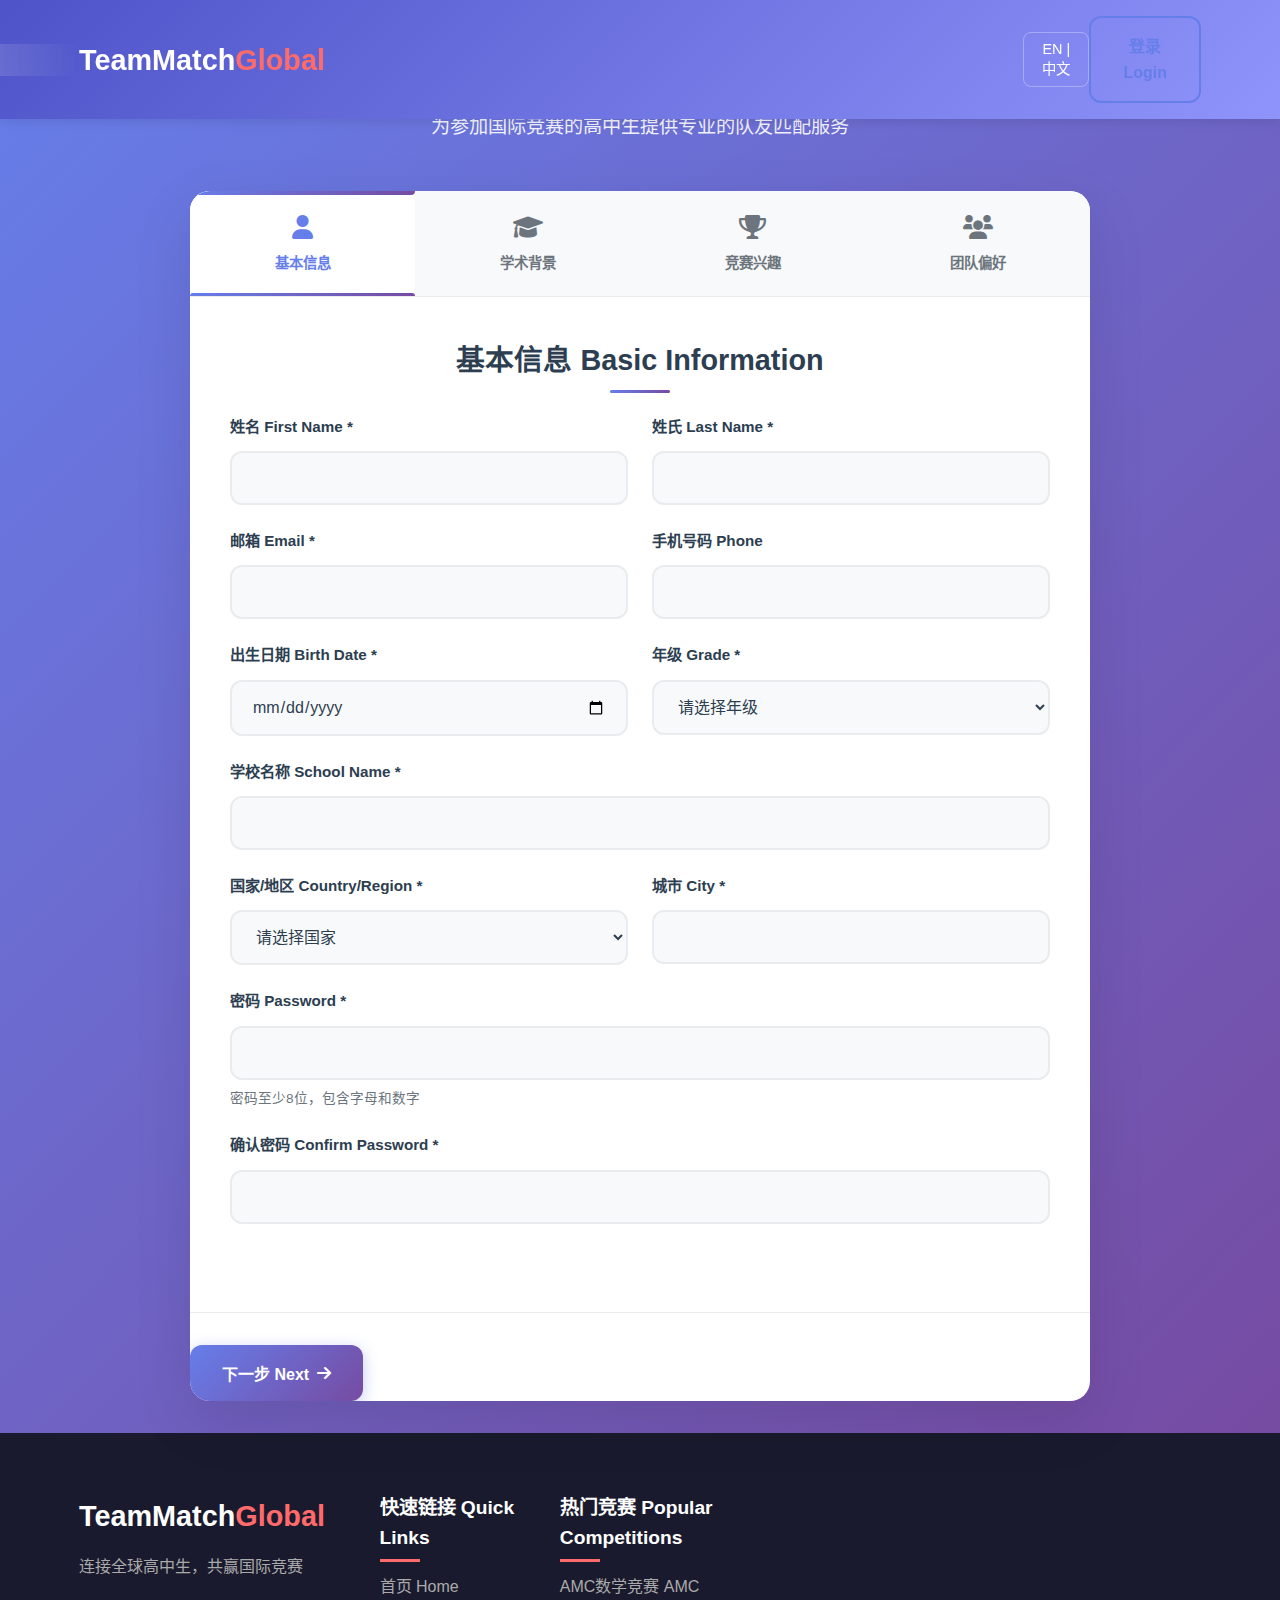
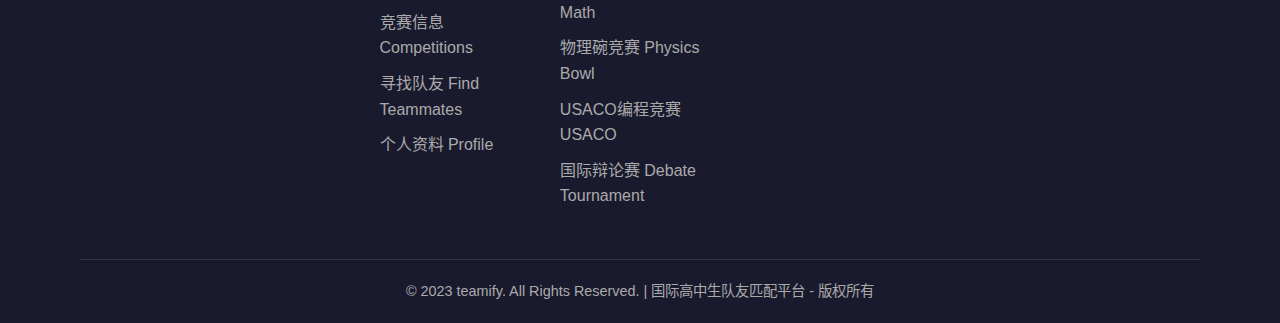
<file: register.html>
<!DOCTYPE html>
<html lang="zh-CN">
<head>
    <meta charset="UTF-8">
    <meta name="viewport" content="width=device-width, initial-scale=1.0">
    <title>注册 - 国际生队友匹配平台 | Register - teamify</title>
    <meta name="description" content="为参加国际竞赛的高中生提供专业注册服务，包括AMC、物理碗、USACO等竞赛的队友匹配。">
    <link rel="stylesheet" href="css/style.css">
    <link rel="stylesheet" href="css/forms.css">
    <link rel="stylesheet" href="https://cdnjs.cloudflare.com/ajax/libs/font-awesome/6.0.0-beta3/css/all.min.css">
</head>
<body>
    <header>
        <nav class="navbar">
            <div class="container">
                <div class="logo">
                    <a href="index.html">TeamMatch<span>Global</span></a>
                </div>
                <div class="nav-links" id="navLinks">
                    <i class="fas fa-times" id="hideMenu"></i>
                    <ul>
                        <li><a href="index.html">首页 Home</a></li>
                        <li><a href="competitions.html">竞赛信息 Competitions</a></li>
                        <li><a href="find-teammates.html">寻找队友 Find Teammates</a></li>
                        <li><a href="profile.html">个人资料 Profile</a></li>
                        <li><a href="about.html">团队介绍 About Us</a></li>
                    </ul>
                </div>
                <div class="language-switch">
                    <button id="langToggle">EN | 中文</button>
                </div>
                <div class="auth-buttons" id="authButtons">
                    <a href="login.html" class="btn btn-outline">登录 Login</a>
                </div>
                <i class="fas fa-bars" id="showMenu"></i>
            </div>
        </nav>
    </header>

    <main class="register-page">
        <div class="container">
            <div class="register-header">
                <h1>加入全球竞赛社区</h1>
                <h1 class="en">Join the Global Competition Community</h1>
                <p>为参加国际竞赛的高中生提供专业的队友匹配服务</p>
                <p class="en">Professional teammate matching service for high school students participating in international competitions</p>
            </div>

            <div class="register-container">
                <div class="register-tabs">
                    <button class="tab-btn active" data-tab="basic-info">
                        <i class="fas fa-user"></i>
                        <span>基本信息</span>
                        <span class="en">Basic Info</span>
                    </button>
                    <button class="tab-btn" data-tab="academic-background">
                        <i class="fas fa-graduation-cap"></i>
                        <span>学术背景</span>
                        <span class="en">Academic</span>
                    </button>
                    <button class="tab-btn" data-tab="competition-interests">
                        <i class="fas fa-trophy"></i>
                        <span>竞赛兴趣</span>
                        <span class="en">Competitions</span>
                    </button>
                    <button class="tab-btn" data-tab="team-preferences">
                        <i class="fas fa-users"></i>
                        <span>团队偏好</span>
                        <span class="en">Team Preferences</span>
                    </button>
                </div>

                <form id="registerForm" class="register-form">
                    <!-- 基本信息 -->
                    <div class="tab-content active" id="basic-info">
                        <h2>基本信息 Basic Information</h2>
                        <div class="form-grid">
                            <div class="form-group">
                                <label for="firstName">姓名 First Name *</label>
                                <input type="text" id="firstName" name="firstName" required>
                            </div>
                            <div class="form-group">
                                <label for="lastName">姓氏 Last Name *</label>
                                <input type="text" id="lastName" name="lastName" required>
                            </div>
                            <div class="form-group">
                                <label for="email">邮箱 Email *</label>
                                <input type="email" id="email" name="email" required>
                            </div>
                            <div class="form-group">
                                <label for="phone">手机号码 Phone</label>
                                <input type="tel" id="phone" name="phone">
                            </div>
                            <div class="form-group">
                                <label for="birthDate">出生日期 Birth Date *</label>
                                <input type="date" id="birthDate" name="birthDate" required>
                            </div>
                            <div class="form-group">
                                <label for="grade">年级 Grade *</label>
                                <select id="grade" name="grade" required>
                                    <option value="">请选择年级</option>
                                    <option value="9">九年级 Grade 9</option>
                                    <option value="10">十年级 Grade 10</option>
                                    <option value="11">十一年级 Grade 11</option>
                                    <option value="12">十二年级 Grade 12</option>
                                </select>
                            </div>
                            <div class="form-group full-width">
                                <label for="school">学校名称 School Name *</label>
                                <input type="text" id="school" name="school" required>
                            </div>
                            <div class="form-group">
                                <label for="country">国家/地区 Country/Region *</label>
                                <select id="country" name="country" required>
                                    <option value="">请选择国家</option>
                                    <option value="CN">中国 China</option>
                                    <option value="US">美国 United States</option>
                                    <option value="CA">加拿大 Canada</option>
                                    <option value="UK">英国 United Kingdom</option>
                                    <option value="AU">澳大利亚 Australia</option>
                                    <option value="SG">新加坡 Singapore</option>
                                    <option value="JP">日本 Japan</option>
                                    <option value="KR">韩国 South Korea</option>
                                    <option value="IN">印度 India</option>
                                    <option value="other">其他 Other</option>
                                </select>
                            </div>
                            <div class="form-group">
                                <label for="city">城市 City *</label>
                                <input type="text" id="city" name="city" required>
                            </div>
                            <div class="form-group full-width">
                                <label for="password">密码 Password *</label>
                                <input type="password" id="password" name="password" required>
                                <small>密码至少8位，包含字母和数字</small>
                            </div>
                            <div class="form-group full-width">
                                <label for="confirmPassword">确认密码 Confirm Password *</label>
                                <input type="password" id="confirmPassword" name="confirmPassword" required>
                            </div>
                        </div>
                    </div>

                    <!-- 学术背景 -->
                    <div class="tab-content" id="academic-background">
                        <h2>学术背景 Academic Background</h2>
                        <div class="form-grid">
                            <div class="form-group full-width">
                                <label for="gpa">GPA成绩 GPA Score</label>
                                <input type="number" id="gpa" name="gpa" min="0" max="4" step="0.1" placeholder="例如: 3.8">
                            </div>
                            <div class="form-group full-width">
                                <label>数学能力 Math Skills *</label>
                                <div class="skill-levels">
                                    <label class="skill-option">
                                        <input type="radio" name="mathLevel" value="beginner" required>
                                        <span>初学者 Beginner</span>
                                    </label>
                                    <label class="skill-option">
                                        <input type="radio" name="mathLevel" value="intermediate" required>
                                        <span>中等 Intermediate</span>
                                    </label>
                                    <label class="skill-option">
                                        <input type="radio" name="mathLevel" value="advanced" required>
                                        <span>高级 Advanced</span>
                                    </label>
                                    <label class="skill-option">
                                        <input type="radio" name="mathLevel" value="expert" required>
                                        <span>专家级 Expert</span>
                                    </label>
                                </div>
                            </div>
                            <div class="form-group full-width">
                                <label>物理能力 Physics Skills</label>
                                <div class="skill-levels">
                                    <label class="skill-option">
                                        <input type="radio" name="physicsLevel" value="beginner">
                                        <span>初学者 Beginner</span>
                                    </label>
                                    <label class="skill-option">
                                        <input type="radio" name="physicsLevel" value="intermediate">
                                        <span>中等 Intermediate</span>
                                    </label>
                                    <label class="skill-option">
                                        <input type="radio" name="physicsLevel" value="advanced">
                                        <span>高级 Advanced</span>
                                    </label>
                                    <label class="skill-option">
                                        <input type="radio" name="physicsLevel" value="expert">
                                        <span>专家级 Expert</span>
                                    </label>
                                </div>
                            </div>
                            <div class="form-group full-width">
                                <label>编程能力 Programming Skills</label>
                                <div class="skill-levels">
                                    <label class="skill-option">
                                        <input type="radio" name="programmingLevel" value="beginner">
                                        <span>初学者 Beginner</span>
                                    </label>
                                    <label class="skill-option">
                                        <input type="radio" name="programmingLevel" value="intermediate">
                                        <span>中等 Intermediate</span>
                                    </label>
                                    <label class="skill-option">
                                        <input type="radio" name="programmingLevel" value="advanced">
                                        <span>高级 Advanced</span>
                                    </label>
                                    <label class="skill-option">
                                        <input type="radio" name="programmingLevel" value="expert">
                                        <span>专家级 Expert</span>
                                    </label>
                                </div>
                            </div>
                            <div class="form-group full-width">
                                <label for="languages">掌握的语言 Languages Known *</label>
                                <div class="checkbox-group">
                                    <label class="checkbox-option">
                                        <input type="checkbox" name="languages" value="chinese">
                                        <span>中文 Chinese</span>
                                    </label>
                                    <label class="checkbox-option">
                                        <input type="checkbox" name="languages" value="english">
                                        <span>英语 English</span>
                                    </label>
                                    <label class="checkbox-option">
                                        <input type="checkbox" name="languages" value="spanish">
                                        <span>西班牙语 Spanish</span>
                                    </label>
                                    <label class="checkbox-option">
                                        <input type="checkbox" name="languages" value="french">
                                        <span>法语 French</span>
                                    </label>
                                    <label class="checkbox-option">
                                        <input type="checkbox" name="languages" value="german">
                                        <span>德语 German</span>
                                    </label>
                                    <label class="checkbox-option">
                                        <input type="checkbox" name="languages" value="japanese">
                                        <span>日语 Japanese</span>
                                    </label>
                                    <label class="checkbox-option">
                                        <input type="checkbox" name="languages" value="korean">
                                        <span>韩语 Korean</span>
                                    </label>
                                </div>
                            </div>
                            <div class="form-group full-width">
                                <label for="achievements">学术成就 Academic Achievements</label>
                                <textarea id="achievements" name="achievements" rows="4" placeholder="请描述你的学术成就，如获奖经历、研究项目等..."></textarea>
                            </div>
                        </div>
                    </div>

                    <!-- 竞赛兴趣 -->
                    <div class="tab-content" id="competition-interests">
                        <h2>竞赛兴趣 Competition Interests</h2>
                        <div class="form-grid">
                            <div class="form-group full-width">
                                <label>感兴趣的竞赛类型 Interested Competition Types *</label>
                                <div class="checkbox-group competition-types">
                                    <label class="checkbox-option">
                                        <input type="checkbox" name="competitionTypes" value="amc">
                                        <span>AMC数学竞赛 AMC Math</span>
                                    </label>
                                    <label class="checkbox-option">
                                        <input type="checkbox" name="competitionTypes" value="physics-bowl">
                                        <span>物理碗竞赛 Physics Bowl</span>
                                    </label>
                                    <label class="checkbox-option">
                                        <input type="checkbox" name="competitionTypes" value="usaco">
                                        <span>USACO编程竞赛 USACO</span>
                                    </label>
                                    <label class="checkbox-option">
                                        <input type="checkbox" name="competitionTypes" value="science-olympiad">
                                        <span>科学奥林匹克 Science Olympiad</span>
                                    </label>
                                    <label class="checkbox-option">
                                        <input type="checkbox" name="competitionTypes" value="chemistry-olympiad">
                                        <span>化学奥林匹克 Chemistry Olympiad</span>
                                    </label>
                                    <label class="checkbox-option">
                                        <input type="checkbox" name="competitionTypes" value="biology-olympiad">
                                        <span>生物奥林匹克 Biology Olympiad</span>
                                    </label>
                                    <label class="checkbox-option">
                                        <input type="checkbox" name="competitionTypes" value="debate">
                                        <span>国际辩论赛 International Debate</span>
                                    </label>
                                    <label class="checkbox-option">
                                        <input type="checkbox" name="competitionTypes" value="model-un">
                                        <span>模拟联合国 Model UN</span>
                                    </label>
                                </div>
                            </div>
                            <div class="form-group full-width">
                                <label>竞赛经验 Competition Experience</label>
                                <div class="skill-levels">
                                    <label class="skill-option">
                                        <input type="radio" name="competitionExperience" value="none">
                                        <span>无经验 No Experience</span>
                                    </label>
                                    <label class="skill-option">
                                        <input type="radio" name="competitionExperience" value="beginner">
                                        <span>初学者 Beginner (1-2次)</span>
                                    </label>
                                    <label class="skill-option">
                                        <input type="radio" name="competitionExperience" value="intermediate">
                                        <span>中等 Intermediate (3-5次)</span>
                                    </label>
                                    <label class="skill-option">
                                        <input type="radio" name="competitionExperience" value="experienced">
                                        <span>有经验 Experienced (5次以上)</span>
                                    </label>
                                </div>
                            </div>
                            <div class="form-group full-width">
                                <label for="competitionHistory">竞赛历史 Competition History</label>
                                <textarea id="competitionHistory" name="competitionHistory" rows="4" placeholder="请描述你参加过的竞赛经历，包括竞赛名称、成绩、获奖情况等..."></textarea>
                            </div>
                            <div class="form-group full-width">
                                <label for="targetCompetitions">目标竞赛 Target Competitions</label>
                                <textarea id="targetCompetitions" name="targetCompetitions" rows="3" placeholder="请列出你计划参加的未来竞赛..."></textarea>
                            </div>
                            <div class="form-group full-width">
                                <label>期望的竞赛成绩 Expected Performance</label>
                                <div class="skill-levels">
                                    <label class="skill-option">
                                        <input type="radio" name="expectedPerformance" value="participation">
                                        <span>参与为主 Participation</span>
                                    </label>
                                    <label class="skill-option">
                                        <input type="radio" name="expectedPerformance" value="honorable">
                                        <span>荣誉奖 Honorable Mention</span>
                                    </label>
                                    <label class="skill-option">
                                        <input type="radio" name="expectedPerformance" value="bronze">
                                        <span>铜奖 Bronze Medal</span>
                                    </label>
                                    <label class="skill-option">
                                        <input type="radio" name="expectedPerformance" value="silver">
                                        <span>银奖 Silver Medal</span>
                                    </label>
                                    <label class="skill-option">
                                        <input type="radio" name="expectedPerformance" value="gold">
                                        <span>金奖 Gold Medal</span>
                                    </label>
                                </div>
                            </div>
                        </div>
                    </div>

                    <!-- 团队偏好 -->
                    <div class="tab-content" id="team-preferences">
                        <h2>团队偏好 Team Preferences</h2>
                        <div class="form-grid">
                            <div class="form-group full-width">
                                <label>团队规模偏好 Preferred Team Size</label>
                                <div class="skill-levels">
                                    <label class="skill-option">
                                        <input type="radio" name="teamSize" value="2-3">
                                        <span>2-3人 Small Team</span>
                                    </label>
                                    <label class="skill-option">
                                        <input type="radio" name="teamSize" value="4-5">
                                        <span>4-5人 Medium Team</span>
                                    </label>
                                    <label class="skill-option">
                                        <input type="radio" name="teamSize" value="6+">
                                        <span>6人以上 Large Team</span>
                                    </label>
                                </div>
                            </div>
                            <div class="form-group full-width">
                                <label>团队角色偏好 Preferred Team Role</label>
                                <div class="checkbox-group">
                                    <label class="checkbox-option">
                                        <input type="checkbox" name="teamRoles" value="leader">
                                        <span>团队领导 Team Leader</span>
                                    </label>
                                    <label class="checkbox-option">
                                        <input type="checkbox" name="teamRoles" value="specialist">
                                        <span>专业领域专家 Specialist</span>
                                    </label>
                                    <label class="checkbox-option">
                                        <input type="checkbox" name="teamRoles" value="coordinator">
                                        <span>协调者 Coordinator</span>
                                    </label>
                                    <label class="checkbox-option">
                                        <input type="checkbox" name="teamRoles" value="supporter">
                                        <span>支持者 Supporter</span>
                                    </label>
                                    <label class="checkbox-option">
                                        <input type="checkbox" name="teamRoles" value="flexible">
                                        <span>灵活角色 Flexible Role</span>
                                    </label>
                                </div>
                            </div>
                            <div class="form-group full-width">
                                <label>国际团队偏好 International Team Preference</label>
                                <div class="skill-levels">
                                    <label class="skill-option">
                                        <input type="radio" name="internationalPreference" value="same-country">
                                        <span>同国家 Same Country</span>
                                    </label>
                                    <label class="skill-option">
                                        <input type="radio" name="internationalPreference" value="mixed">
                                        <span>混合团队 Mixed Team</span>
                                    </label>
                                    <label class="skill-option">
                                        <input type="radio" name="internationalPreference" value="no-preference">
                                        <span>无偏好 No Preference</span>
                                    </label>
                                </div>
                            </div>
                            <div class="form-group full-width">
                                <label for="teamGoals">团队目标 Team Goals</label>
                                <textarea id="teamGoals" name="teamGoals" rows="3" placeholder="请描述你希望通过团队合作达成的目标..."></textarea>
                            </div>
                            <div class="form-group full-width">
                                <label for="availability">可用时间 Availability</label>
                                <textarea id="availability" name="availability" rows="3" placeholder="请描述你的可用时间，如每周几小时、是否可以在线协作等..."></textarea>
                            </div>
                            <div class="form-group full-width">
                                <label for="additionalInfo">其他信息 Additional Information</label>
                                <textarea id="additionalInfo" name="additionalInfo" rows="4" placeholder="请提供任何其他相关信息，如特殊技能、兴趣爱好、联系方式偏好等..."></textarea>
                            </div>
                        </div>
                    </div>

                    <div class="form-actions">
                        <button type="button" class="btn btn-secondary" id="prevBtn" style="display: none;">
                            <i class="fas fa-arrow-left"></i> 上一步 Previous
                        </button>
                        <button type="button" class="btn btn-primary" id="nextBtn">
                            下一步 Next <i class="fas fa-arrow-right"></i>
                        </button>
                        <button type="submit" class="btn btn-success" id="submitBtn" style="display: none;">
                            <i class="fas fa-check"></i> 完成注册 Complete Registration
                        </button>
                    </div>
                </form>
            </div>
        </div>
    </main>

    <footer>
        <div class="container">
            <div class="footer-content">
                <div class="footer-logo">
                    <h3>TeamMatch<span>Global</span></h3>
                    <p>连接全球高中生，共赢国际竞赛</p>
                    <p class="en">Connecting Global High School Students, Winning International Competitions Together</p>
                </div>
                <div class="footer-links">
                    <div class="footer-links-column">
                        <h4>快速链接 Quick Links</h4>
                        <ul>
                            <li><a href="index.html">首页 Home</a></li>
                            <li><a href="competitions.html">竞赛信息 Competitions</a></li>
                            <li><a href="find-teammates.html">寻找队友 Find Teammates</a></li>
                            <li><a href="profile.html">个人资料 Profile</a></li>
                        </ul>
                    </div>
                    <div class="footer-links-column">
                        <h4>热门竞赛 Popular Competitions</h4>
                        <ul>
                            <li><a href="competitions.html#amc">AMC数学竞赛 AMC Math</a></li>
                            <li><a href="competitions.html#physics-bowl">物理碗竞赛 Physics Bowl</a></li>
                            <li><a href="competitions.html#usaco">USACO编程竞赛 USACO</a></li>
                            <li><a href="competitions.html#debate">国际辩论赛 Debate Tournament</a></li>
                        </ul>
                    </div>
                </div>
            </div>
            <div class="footer-bottom">
                <p>&copy; 2023 teamify. All Rights Reserved. | 国际高中生队友匹配平台 - 版权所有</p>
            </div>
        </div>
    </footer>

    <script src="js/script.js"></script>
    <script src="js/forms.js"></script>
    <script src="js/register.js"></script>
</body>
</html>
</file>
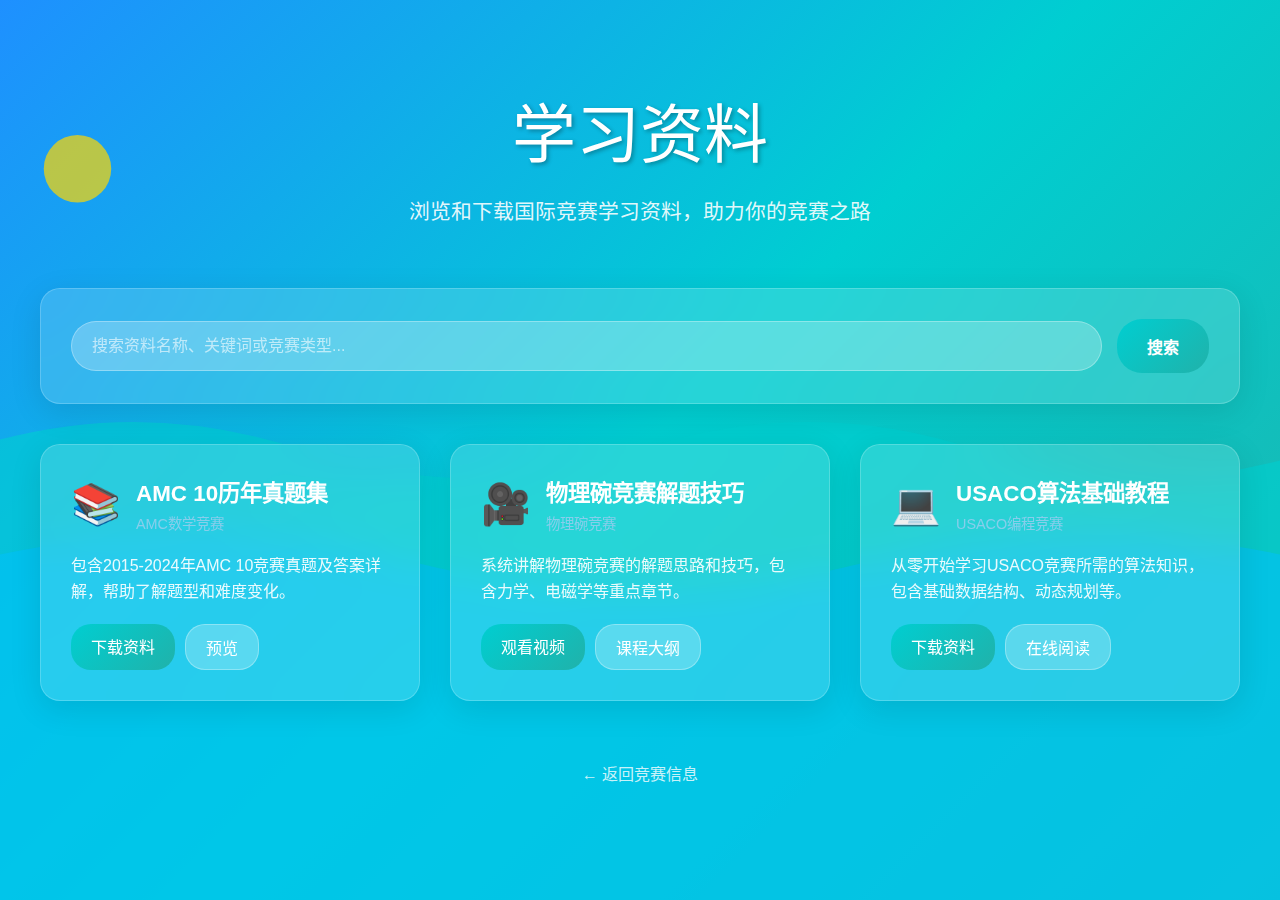
<file: resources.html>
<!DOCTYPE html>
<html lang="zh-CN">
<head>
    <meta charset="UTF-8">
    <meta name="viewport" content="width=device-width, initial-scale=1.0">
    <title>学习资料 | Study Materials - teamify</title>
    <style>
        body {
            margin: 0;
            padding: 0;
            font-family: 'Segoe UI', Tahoma, Geneva, Verdana, sans-serif;
            background: linear-gradient(135deg, #1E90FF 0%, #00CED1 50%, #20B2AA 100%);
            min-height: 100vh;
            position: relative;
        }

        body::before {
            content: '';
            position: absolute;
            top: 0;
            left: 0;
            right: 0;
            bottom: 0;
            background: url('data:image/svg+xml,<svg xmlns="http://www.w3.org/2000/svg" viewBox="0 0 1200 800"><path d="M0,400 Q150,350 300,400 T600,400 T900,400 T1200,400 L1200,800 L0,800 Z" fill="%2300CED1" opacity="0.6"/><path d="M0,500 Q200,450 400,500 T800,500 T1200,500 L1200,800 L0,800 Z" fill="%2300BFFF" opacity="0.5"/><circle cx="100" cy="150" r="30" fill="%23FFD700" opacity="0.7"/></svg>') no-repeat center center;
            background-size: cover;
            z-index: 1;
        }

        .container {
            position: relative;
            z-index: 2;
            max-width: 1200px;
            margin: 0 auto;
            padding: 40px 20px;
        }

        .hero {
            text-align: center;
            margin-bottom: 60px;
        }

        .hero h1 {
            font-size: 4rem;
            color: white;
            margin-bottom: 20px;
            text-shadow: 2px 2px 4px rgba(0, 0, 0, 0.3);
            font-weight: 300;
        }

        .hero p {
            font-size: 1.3rem;
            color: rgba(255, 255, 255, 0.9);
            max-width: 700px;
            margin: 0 auto;
            line-height: 1.6;
        }

        .search-section {
            background: rgba(255, 255, 255, 0.15);
            backdrop-filter: blur(20px);
            border-radius: 20px;
            padding: 30px;
            margin-bottom: 40px;
            border: 1px solid rgba(255, 255, 255, 0.2);
            box-shadow: 0 8px 32px rgba(0, 0, 0, 0.1);
        }

        .search-container {
            display: flex;
            gap: 15px;
            align-items: center;
            flex-wrap: wrap;
        }

        .search-input {
            flex: 1;
            min-width: 300px;
            padding: 15px 20px;
            border: 1px solid rgba(255, 255, 255, 0.3);
            border-radius: 25px;
            background: rgba(255, 255, 255, 0.1);
            color: white;
            font-size: 1rem;
            backdrop-filter: blur(10px);
        }

        .search-input::placeholder {
            color: rgba(255, 255, 255, 0.6);
        }

        .search-btn {
            padding: 15px 30px;
            background: linear-gradient(135deg, #00CED1 0%, #20B2AA 100%);
            color: white;
            border: none;
            border-radius: 25px;
            font-size: 1rem;
            font-weight: 600;
            cursor: pointer;
        }

        .materials-grid {
            display: grid;
            grid-template-columns: repeat(auto-fill, minmax(350px, 1fr));
            gap: 30px;
            margin-bottom: 60px;
        }

        .material-card {
            background: rgba(255, 255, 255, 0.15);
            backdrop-filter: blur(20px);
            border-radius: 20px;
            padding: 30px;
            border: 1px solid rgba(255, 255, 255, 0.2);
            box-shadow: 0 8px 32px rgba(0, 0, 0, 0.1);
            transition: transform 0.3s ease;
        }

        .material-card:hover {
            transform: translateY(-10px);
        }

        .material-header {
            display: flex;
            align-items: center;
            gap: 15px;
            margin-bottom: 20px;
        }

        .material-icon {
            font-size: 2.5rem;
            color: #87CEEB;
        }

        .material-info h3 {
            color: white;
            font-size: 1.4rem;
            margin: 0 0 5px 0;
        }

        .material-info .category {
            color: #87CEEB;
            font-size: 0.9rem;
        }

        .material-description {
            color: rgba(255, 255, 255, 0.9);
            line-height: 1.6;
            margin-bottom: 20px;
        }

        .material-actions {
            display: flex;
            gap: 10px;
        }

        .btn {
            padding: 10px 20px;
            border-radius: 20px;
            text-decoration: none;
            font-weight: 500;
            text-align: center;
            transition: all 0.3s ease;
            border: none;
            cursor: pointer;
        }

        .btn-primary {
            background: linear-gradient(135deg, #00CED1 0%, #20B2AA 100%);
            color: white;
        }

        .btn-outline {
            background: rgba(255, 255, 255, 0.1);
            color: white;
            border: 1px solid rgba(255, 255, 255, 0.3);
            backdrop-filter: blur(10px);
        }

        .back-btn {
            color: rgba(255, 255, 255, 0.8);
            text-decoration: none;
            margin-top: 30px;
        }

        @media (max-width: 768px) {
            .hero h1 { font-size: 2.5rem; }
            .search-container { flex-direction: column; }
            .search-input { min-width: auto; width: 100%; }
            .materials-grid { grid-template-columns: 1fr; }
        }
    </style>
</head>
<body>
    <div class="container">
        <section class="hero">
            <h1>学习资料</h1>
            <p>浏览和下载国际竞赛学习资料，助力你的竞赛之路</p>
        </section>

        <div class="search-section">
            <div class="search-container">
                <input type="text" class="search-input" placeholder="搜索资料名称、关键词或竞赛类型...">
                <button class="search-btn">搜索</button>
            </div>
        </div>

        <div class="materials-grid">
            <div class="material-card">
                <div class="material-header">
                    <div class="material-icon">📚</div>
                    <div class="material-info">
                        <h3>AMC 10历年真题集</h3>
                        <div class="category">AMC数学竞赛</div>
                    </div>
                </div>
                <p class="material-description">包含2015-2024年AMC 10竞赛真题及答案详解，帮助了解题型和难度变化。</p>
                <div class="material-actions">
                    <a href="#" class="btn btn-primary">下载资料</a>
                    <a href="#" class="btn btn-outline">预览</a>
                </div>
            </div>

            <div class="material-card">
                <div class="material-header">
                    <div class="material-icon">🎥</div>
                    <div class="material-info">
                        <h3>物理碗竞赛解题技巧</h3>
                        <div class="category">物理碗竞赛</div>
                    </div>
                </div>
                <p class="material-description">系统讲解物理碗竞赛的解题思路和技巧，包含力学、电磁学等重点章节。</p>
                <div class="material-actions">
                    <a href="#" class="btn btn-primary">观看视频</a>
                    <a href="#" class="btn btn-outline">课程大纲</a>
                </div>
            </div>

            <div class="material-card">
                <div class="material-header">
                    <div class="material-icon">💻</div>
                    <div class="material-info">
                        <h3>USACO算法基础教程</h3>
                        <div class="category">USACO编程竞赛</div>
                    </div>
                </div>
                <p class="material-description">从零开始学习USACO竞赛所需的算法知识，包含基础数据结构、动态规划等。</p>
                <div class="material-actions">
                    <a href="#" class="btn btn-primary">下载资料</a>
                    <a href="#" class="btn btn-outline">在线阅读</a>
                </div>
            </div>
        </div>

        <div style="text-align: center;">
            <a href="competitions.html" class="back-btn">← 返回竞赛信息</a>
        </div>
    </div>
</body>
</html>
</file>
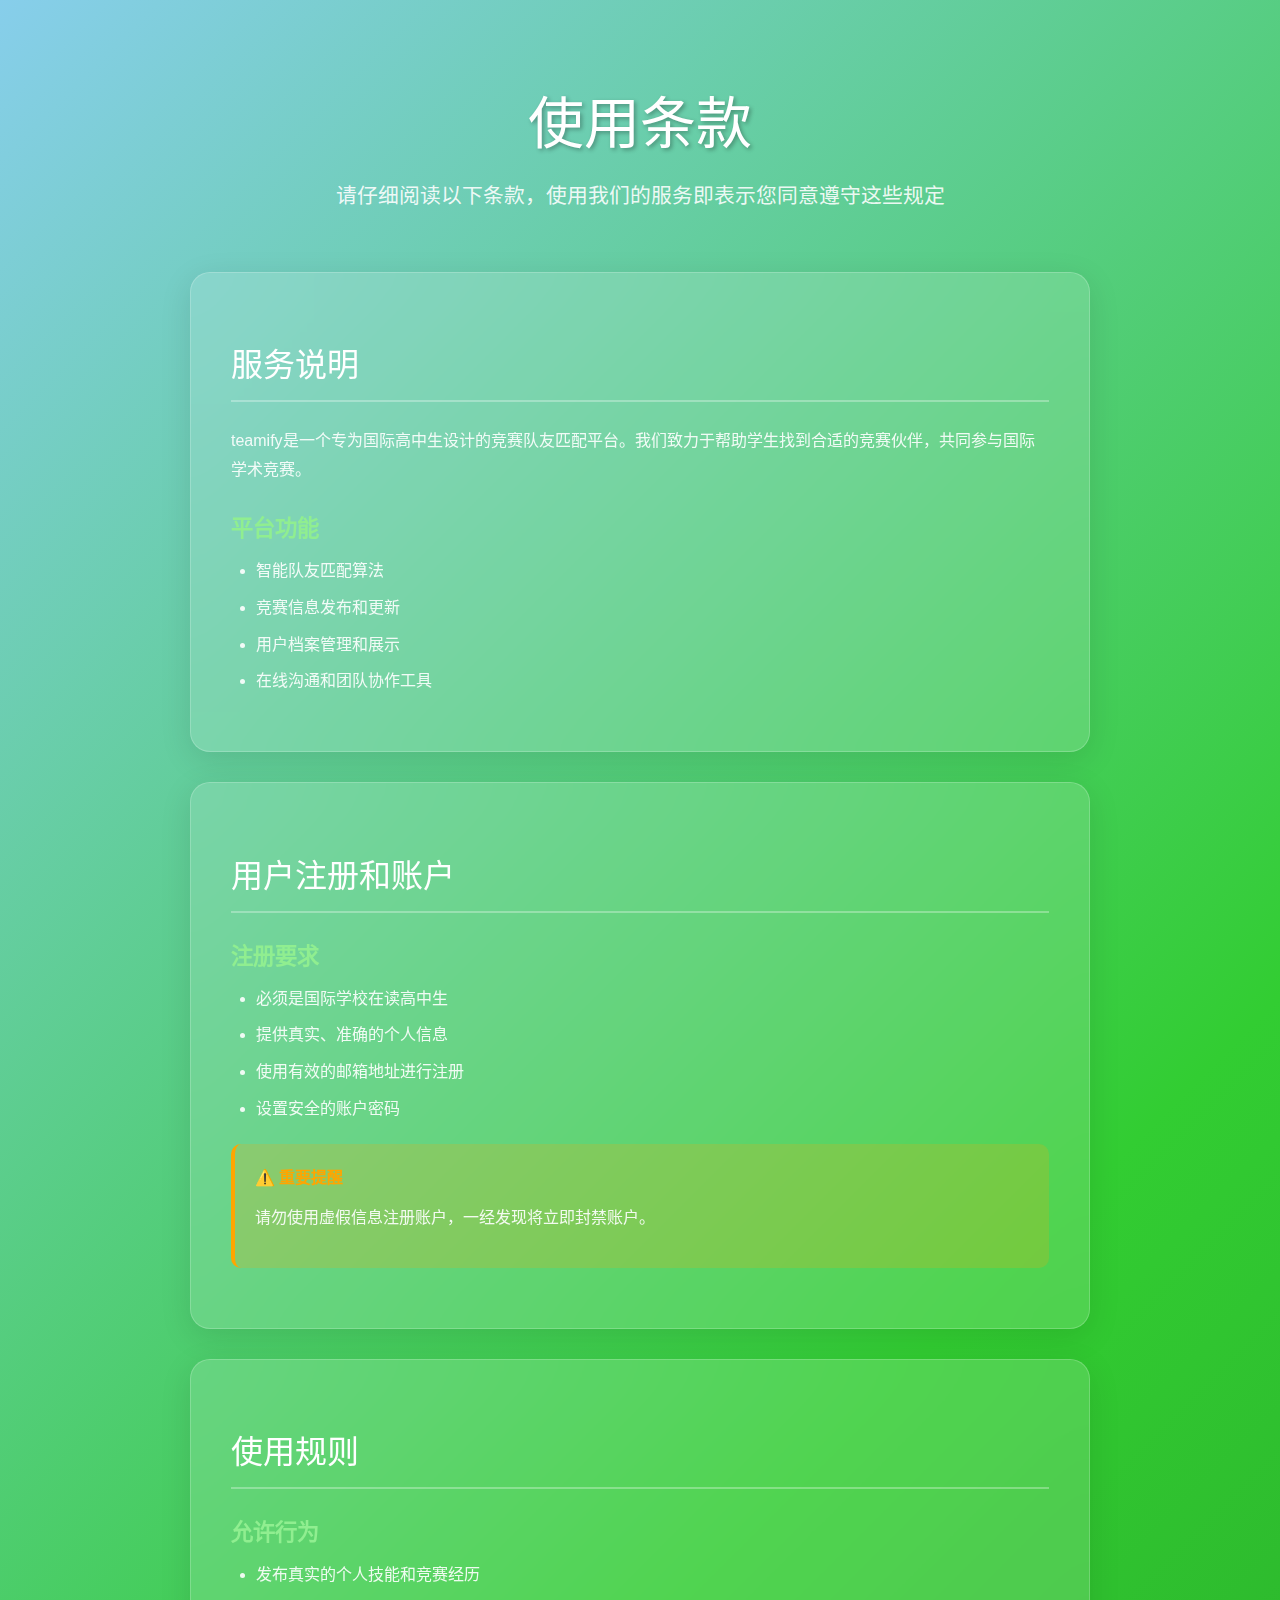
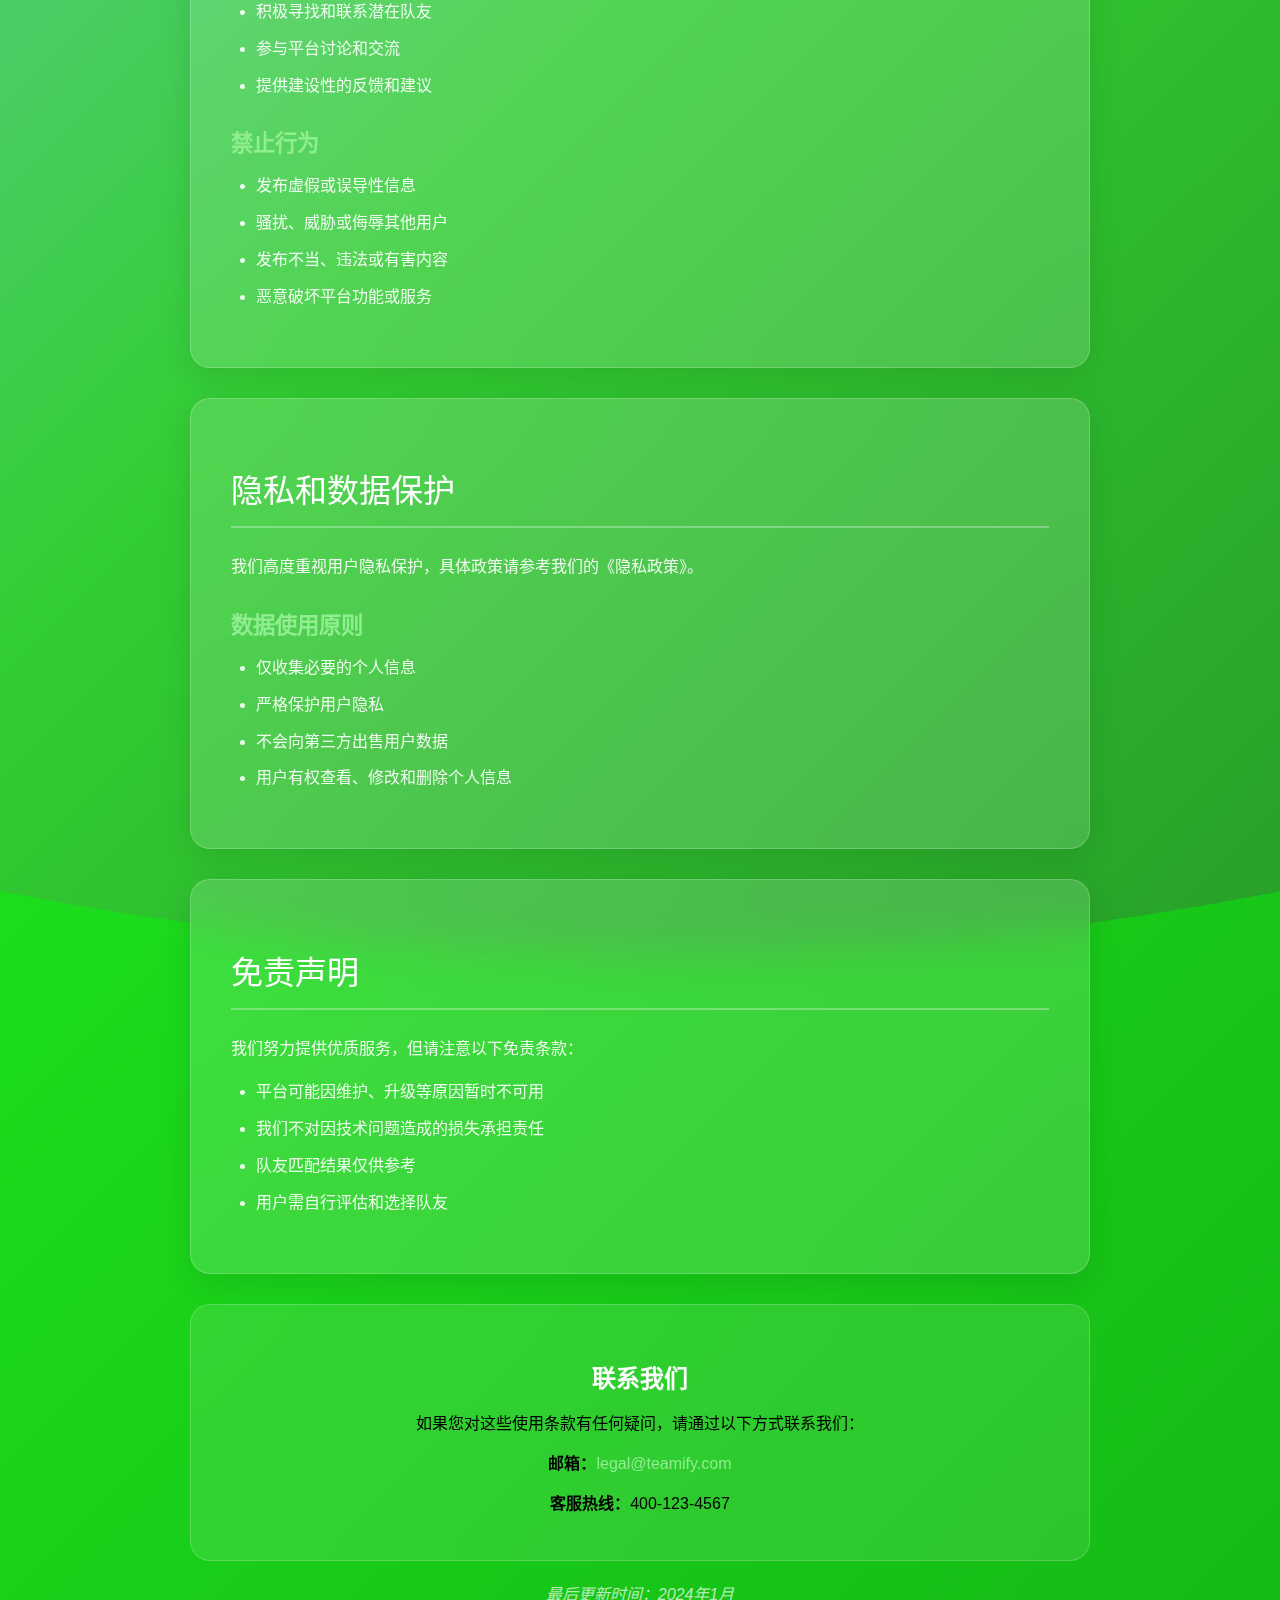
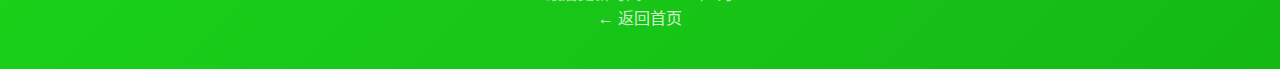
<file: terms-of-service.html>
<!DOCTYPE html>
<html lang="zh-CN">
<head>
    <meta charset="UTF-8">
    <meta name="viewport" content="width=device-width, initial-scale=1.0">
    <title>使用条款 | Terms of Service - teamify</title>
    <meta name="description" content="teamify使用条款，了解平台使用规则和用户责任">
    <style>
        body {
            margin: 0;
            padding: 0;
            font-family: 'Segoe UI', Tahoma, Geneva, Verdana, sans-serif;
            background: linear-gradient(135deg, #87CEEB 0%, #32CD32 50%, #228B22 100%);
            min-height: 100vh;
            position: relative;
        }

        body::before {
            content: '';
            position: absolute;
            top: 0;
            left: 0;
            right: 0;
            bottom: 0;
            background: url('data:image/svg+xml,<svg xmlns="http://www.w3.org/2000/svg" viewBox="0 0 1200 800"><circle cx="100" cy="100" r="40" fill="%23FFD700" opacity="0.8"/><circle cx="200" cy="80" r="25" fill="%23FFD700" opacity="0.6"/><path d="M0,600 Q200,550 400,600 T800,600 T1200,600 L1200,800 L0,800 Z" fill="%2300FF00" opacity="0.4"/></svg>') no-repeat center center;
            background-size: cover;
            z-index: 1;
        }

        .container {
            position: relative;
            z-index: 2;
            max-width: 900px;
            margin: 0 auto;
            padding: 40px 20px;
        }

        .hero {
            text-align: center;
            margin-bottom: 60px;
        }

        .hero h1 {
            font-size: 3.5rem;
            color: white;
            margin-bottom: 20px;
            text-shadow: 2px 2px 4px rgba(0, 0, 0, 0.3);
            font-weight: 300;
        }

        .hero p {
            font-size: 1.3rem;
            color: rgba(255, 255, 255, 0.9);
            max-width: 700px;
            margin: 0 auto;
            line-height: 1.6;
        }

        .terms-section {
            background: rgba(255, 255, 255, 0.15);
            backdrop-filter: blur(20px);
            border-radius: 20px;
            padding: 40px;
            margin-bottom: 30px;
            border: 1px solid rgba(255, 255, 255, 0.2);
            box-shadow: 0 8px 32px rgba(0, 0, 0, 0.1);
            transition: transform 0.3s ease;
        }

        .terms-section:hover {
            transform: translateY(-5px);
        }

        .terms-section h2 {
            color: white;
            font-size: 2rem;
            margin-bottom: 25px;
            font-weight: 500;
            border-bottom: 2px solid rgba(255, 255, 255, 0.3);
            padding-bottom: 15px;
        }

        .terms-section h3 {
            color: #90EE90;
            font-size: 1.4rem;
            margin: 25px 0 15px 0;
        }

        .terms-section p {
            color: rgba(255, 255, 255, 0.9);
            line-height: 1.8;
            margin-bottom: 15px;
        }

        .terms-section ul {
            color: rgba(255, 255, 255, 0.9);
            line-height: 1.8;
            margin: 15px 0;
            padding-left: 25px;
        }

        .terms-section li {
            margin-bottom: 8px;
        }

        .warning-box {
            background: rgba(255, 165, 0, 0.2);
            border-left: 4px solid #FFA500;
            padding: 20px;
            margin: 20px 0;
            border-radius: 10px;
        }

        .warning-box h4 {
            color: #FFA500;
            margin: 0 0 10px 0;
        }

        .info-box {
            background: rgba(144, 238, 144, 0.2);
            border-left: 4px solid #90EE90;
            padding: 20px;
            margin: 20px 0;
            border-radius: 10px;
        }

        .info-box h4 {
            color: #90EE90;
            margin: 0 0 10px 0;
        }

        .contact-info {
            background: rgba(255, 255, 255, 0.1);
            backdrop-filter: blur(20px);
            border-radius: 20px;
            padding: 30px;
            text-align: center;
            border: 1px solid rgba(255, 255, 255, 0.2);
        }

        .contact-info h3 {
            color: white;
            font-size: 1.5rem;
            margin-bottom: 15px;
        }

        .contact-info a {
            color: #90EE90;
            text-decoration: none;
        }

        .back-btn {
            color: rgba(255, 255, 255, 0.8);
            text-decoration: none;
            margin-top: 30px;
        }

        .last-updated {
            text-align: center;
            color: rgba(255, 255, 255, 0.7);
            font-style: italic;
            margin-top: 20px;
        }

        @media (max-width: 768px) {
            .hero h1 { font-size: 2.5rem; }
            .terms-section { padding: 30px 20px; }
        }
    </style>
</head>
<body>
    <div class="container">
        <section class="hero">
            <h1>使用条款</h1>
            <p>请仔细阅读以下条款，使用我们的服务即表示您同意遵守这些规定</p>
        </section>

        <div class="terms-section">
            <h2>服务说明</h2>
            <p>teamify是一个专为国际高中生设计的竞赛队友匹配平台。我们致力于帮助学生找到合适的竞赛伙伴，共同参与国际学术竞赛。</p>
            
            <h3>平台功能</h3>
            <ul>
                <li>智能队友匹配算法</li>
                <li>竞赛信息发布和更新</li>
                <li>用户档案管理和展示</li>
                <li>在线沟通和团队协作工具</li>
            </ul>
        </div>

        <div class="terms-section">
            <h2>用户注册和账户</h2>
            <h3>注册要求</h3>
            <ul>
                <li>必须是国际学校在读高中生</li>
                <li>提供真实、准确的个人信息</li>
                <li>使用有效的邮箱地址进行注册</li>
                <li>设置安全的账户密码</li>
            </ul>
            
            <div class="warning-box">
                <h4>⚠️ 重要提醒</h4>
                <p>请勿使用虚假信息注册账户，一经发现将立即封禁账户。</p>
            </div>
        </div>

        <div class="terms-section">
            <h2>使用规则</h2>
            <h3>允许行为</h3>
            <ul>
                <li>发布真实的个人技能和竞赛经历</li>
                <li>积极寻找和联系潜在队友</li>
                <li>参与平台讨论和交流</li>
                <li>提供建设性的反馈和建议</li>
            </ul>
            
            <h3>禁止行为</h3>
            <ul>
                <li>发布虚假或误导性信息</li>
                <li>骚扰、威胁或侮辱其他用户</li>
                <li>发布不当、违法或有害内容</li>
                <li>恶意破坏平台功能或服务</li>
            </ul>
        </div>

        <div class="terms-section">
            <h2>隐私和数据保护</h2>
            <p>我们高度重视用户隐私保护，具体政策请参考我们的《隐私政策》。</p>
            
            <h3>数据使用原则</h3>
            <ul>
                <li>仅收集必要的个人信息</li>
                <li>严格保护用户隐私</li>
                <li>不会向第三方出售用户数据</li>
                <li>用户有权查看、修改和删除个人信息</li>
            </ul>
        </div>

        <div class="terms-section">
            <h2>免责声明</h2>
            <p>我们努力提供优质服务，但请注意以下免责条款：</p>
            
            <ul>
                <li>平台可能因维护、升级等原因暂时不可用</li>
                <li>我们不对因技术问题造成的损失承担责任</li>
                <li>队友匹配结果仅供参考</li>
                <li>用户需自行评估和选择队友</li>
            </ul>
        </div>

        <div class="contact-info">
            <h3>联系我们</h3>
            <p>如果您对这些使用条款有任何疑问，请通过以下方式联系我们：</p>
                            <p><strong>邮箱：</strong><a href="mailto:legal@teamify.com">legal@teamify.com</a></p>
            <p><strong>客服热线：</strong>400-123-4567</p>
        </div>

        <div class="last-updated">最后更新时间：2024年1月</div>

        <div style="text-align: center;">
            <a href="index.html" class="back-btn">← 返回首页</a>
        </div>
    </div>
</body>
</html>
</file>
<file: css/style.css>
/* 全局样式 Global Styles */
:root {
    --primary-color: #4e54c8;
    --secondary-color: #8f94fb;
    --accent-color: #ff6b6b;
    --text-color: #333;
    --light-text: #fff;
    --dark-bg: #1a1a2e;
    --light-bg: #f9f9f9;
    --border-color: #e0e0e0;
    --shadow: 0 5px 15px rgba(0, 0, 0, 0.1);
    --transition: all 0.3s ease;
}

* {
    margin: 0;
    padding: 0;
    box-sizing: border-box;
    font-family: 'Segoe UI', 'PingFang SC', 'Microsoft YaHei', sans-serif;
}

html {
    scroll-behavior: smooth;
}

body {
    line-height: 1.6;
    color: var(--text-color);
    background-color: var(--light-bg);
}

.container {
    width: 90%;
    max-width: 1200px;
    margin: 0 auto;
    padding: 0 15px;
}

a {
    text-decoration: none;
    color: inherit;
    transition: var(--transition);
}

ul {
    list-style: none;
}

img {
    max-width: 100%;
    height: auto;
    display: block;
}

.section-title {
    text-align: center;
    font-size: 2.5rem;
    margin-bottom: 3rem;
    position: relative;
    color: var(--primary-color);
}

.section-title::after {
    content: '';
    position: absolute;
    bottom: -10px;
    left: 50%;
    transform: translateX(-50%);
    width: 80px;
    height: 4px;
    background: var(--accent-color);
    border-radius: 2px;
}

.en, .yue {
    display: none;
}

.highlight {
    color: var(--accent-color);
}

/* 按钮样式 Button Styles */
.btn {
    display: inline-block;
    padding: 12px 24px;
    border-radius: 50px;
    font-weight: 600;
    text-align: center;
    cursor: pointer;
    transition: var(--transition);
    border: none;
    outline: none;
}

.btn-primary {
    background: linear-gradient(135deg, var(--primary-color), var(--secondary-color));
    color: var(--light-text);
    box-shadow: 0 4px 15px rgba(78, 84, 200, 0.4);
}

.btn-primary.yue {
    background: linear-gradient(135deg, var(--primary-color), var(--secondary-color));
    color: var(--light-text);
    box-shadow: 0 4px 15px rgba(78, 84, 200, 0.4);
}

.btn-primary:hover, .btn-primary.yue:hover {
    transform: translateY(-3px);
    box-shadow: 0 6px 20px rgba(78, 84, 200, 0.6);
}

.btn-secondary {
    background-color: transparent;
    border: 2px solid var(--primary-color);
    color: var(--primary-color);
}

.btn-secondary.yue {
    background-color: transparent;
    border: 2px solid var(--primary-color);
    color: var(--primary-color);
}

.btn-secondary:hover, .btn-secondary.yue:hover {
    background-color: var(--primary-color);
    color: var(--light-text);
}

.btn-small {
    padding: 8px 16px;
    font-size: 0.9rem;
}

.btn-small.yue {
    padding: 8px 16px;
    font-size: 0.9rem;
}

.btn-outline {
    background-color: transparent;
    border: 2px solid var(--primary-color);
    color: var(--primary-color);
}

.btn-outline.yue {
    background-color: transparent;
    border: 2px solid var(--primary-color);
    color: var(--primary-color);
}

.btn-outline:hover, .btn-outline.yue:hover {
    background-color: var(--primary-color);
    color: var(--light-text);
}

.btn-cta {
    background: linear-gradient(135deg, var(--accent-color), #ff9a9e);
    color: var(--light-text);
    padding: 15px 30px;
    font-size: 1.1rem;
    box-shadow: 0 4px 15px rgba(255, 107, 107, 0.4);
}

.btn-cta.yue {
    background: linear-gradient(135deg, var(--accent-color), #ff9a9e);
    color: var(--light-text);
    padding: 15px 30px;
    font-size: 1.1rem;
    box-shadow: 0 4px 15px rgba(255, 107, 107, 0.4);
}

.btn-cta:hover, .btn-cta.yue:hover {
    transform: translateY(-3px);
    box-shadow: 0 6px 20px rgba(255, 107, 107, 0.6);
}

.btn-login, .btn-register {
    padding: 8px 16px;
    font-size: 0.9rem;
}

.btn-login {
    background-color: transparent;
    border: 1px solid var(--light-text);
    color: var(--light-text);
    margin-right: 10px;
}

.btn-login:hover {
    background-color: rgba(255, 255, 255, 0.1);
}

.btn-register {
    background-color: var(--accent-color);
    color: var(--light-text);
}

.btn-register:hover {
    background-color: #ff5252;
}

/* 导航栏样式 Navbar Styles */
.navbar {
    background: linear-gradient(135deg, var(--primary-color), var(--secondary-color));
    color: var(--light-text);
    padding: 1rem 0;
    position: fixed;
    width: 100%;
    top: 0;
    z-index: 1000;
    box-shadow: 0 2px 10px rgba(0, 0, 0, 0.1);
    transition: all 0.4s cubic-bezier(0.4, 0, 0.2, 1);
    backdrop-filter: blur(10px);
}

.navbar .container {
    display: flex;
    justify-content: space-between;
    align-items: center;
}

.logo a {
    font-size: 1.8rem;
    font-weight: 700;
    color: var(--light-text);
    transition: all 0.3s cubic-bezier(0.4, 0, 0.2, 1);
    position: relative;
    overflow: hidden;
    animation: navItemFadeIn 0.8s ease forwards;
}

.logo a::before {
    content: '';
    position: absolute;
    top: 0;
    left: -100%;
    width: 100%;
    height: 100%;
    background: linear-gradient(90deg, transparent, rgba(255, 255, 255, 0.2), transparent);
    transition: left 0.5s ease;
}

.logo a:hover::before {
    left: 100%;
}

.logo a:hover {
    transform: scale(1.05);
    text-shadow: 0 0 20px rgba(255, 255, 255, 0.5);
}

.logo span {
    color: var(--accent-color);
}

.nav-links ul {
    display: flex;
}

.nav-links ul li {
    margin: 0 15px;
    animation: navItemSlideIn 0.6s ease forwards;
    opacity: 0;
}

.nav-links ul li:nth-child(1) { animation-delay: 0.1s; }
.nav-links ul li:nth-child(2) { animation-delay: 0.2s; }
.nav-links ul li:nth-child(3) { animation-delay: 0.3s; }
.nav-links ul li:nth-child(4) { animation-delay: 0.4s; }
.nav-links ul li:nth-child(5) { animation-delay: 0.5s; }

.nav-links ul li a {
    color: var(--light-text);
    font-weight: 500;
    position: relative;
    padding: 8px 16px;
    border-radius: 8px;
    transition: all 0.3s cubic-bezier(0.4, 0, 0.2, 1);
    overflow: hidden;
}

.nav-links ul li a::before {
    content: '';
    position: absolute;
    top: 0;
    left: -100%;
    width: 100%;
    height: 100%;
    background: linear-gradient(90deg, transparent, rgba(255, 255, 255, 0.1), transparent);
    transition: left 0.5s ease;
}

.nav-links ul li a:hover::before {
    left: 100%;
}

.nav-links ul li a::after {
    content: '';
    position: absolute;
    bottom: 0;
    left: 50%;
    width: 0;
    height: 2px;
    background: linear-gradient(90deg, var(--accent-color), #ff8a80);
    transition: all 0.4s cubic-bezier(0.4, 0, 0.2, 1);
    transform: translateX(-50%);
    border-radius: 1px;
}

.nav-links ul li a:hover::after,
.nav-links ul li a.active::after {
    width: 80%;
}

.nav-links ul li a:hover {
    background: rgba(255, 255, 255, 0.1);
    transform: translateY(-2px);
    box-shadow: 0 4px 12px rgba(0, 0, 0, 0.15);
}

.language-switch button {
    background: transparent;
    border: 1px solid rgba(255, 255, 255, 0.3);
    color: var(--light-text);
    padding: 8px 16px;
    border-radius: 8px;
    cursor: pointer;
    font-size: 0.9rem;
    transition: all 0.3s cubic-bezier(0.4, 0, 0.2, 1);
    position: relative;
    overflow: hidden;
    animation: navItemFadeIn 0.9s ease forwards;
}

.language-switch button::before {
    content: '';
    position: absolute;
    top: 0;
    left: -100%;
    width: 100%;
    height: 100%;
    background: linear-gradient(90deg, transparent, rgba(255, 255, 255, 0.1), transparent);
    transition: left 0.5s ease;
}

.language-switch button:hover::before {
    left: 100%;
}

.language-switch button:hover {
    background: rgba(255, 255, 255, 0.15);
    border-color: rgba(255, 255, 255, 0.5);
    transform: translateY(-2px);
    box-shadow: 0 4px 12px rgba(0, 0, 0, 0.2);
}

.auth-buttons {
    display: flex;
    align-items: center;
    gap: 15px;
}

/* 导航栏动画效果 Navbar Animation Effects */
@keyframes navItemFadeIn {
    from {
        opacity: 0;
        transform: translateY(-20px);
    }
    to {
        opacity: 1;
        transform: translateY(0);
    }
}

@keyframes navItemSlideIn {
    from {
        opacity: 0;
        transform: translateX(-30px);
    }
    to {
        opacity: 1;
        transform: translateX(0);
    }
}

@keyframes ripple {
    0% {
        transform: scale(0);
        opacity: 1;
    }
    100% {
        transform: scale(4);
        opacity: 0;
    }
}

/* 用户菜单样式 User Menu Styles */
.user-menu {
    position: relative;
}

.user-menu-toggle {
    background: none;
    border: none;
    color: var(--light-text);
    display: flex;
    align-items: center;
    gap: 8px;
    cursor: pointer;
    padding: 8px 12px;
    border-radius: 8px;
    transition: var(--transition);
    font-size: 0.9rem;
}

.user-menu-toggle:hover {
    background: rgba(255, 255, 255, 0.1);
}

.user-menu-toggle i:first-child {
    font-size: 1.2rem;
}

.user-menu-toggle i:last-child {
    font-size: 0.8rem;
    transition: var(--transition);
}

.user-menu.active .user-menu-toggle i:last-child {
    transform: rotate(180deg);
}

.user-dropdown {
    position: absolute;
    top: 100%;
    right: 0;
    background: #fff;
    border-radius: 12px;
    box-shadow: 0 10px 30px rgba(0, 0, 0, 0.15);
    min-width: 200px;
    opacity: 0;
    visibility: hidden;
    transform: translateY(-10px);
    transition: all 0.3s ease;
    z-index: 1000;
    margin-top: 10px;
}

.user-dropdown.show {
    opacity: 1;
    visibility: visible;
    transform: translateY(0);
}

.user-dropdown::before {
    content: '';
    position: absolute;
    top: -8px;
    right: 20px;
    width: 0;
    height: 0;
    border-left: 8px solid transparent;
    border-right: 8px solid transparent;
    border-bottom: 8px solid #fff;
}

.user-dropdown a {
    display: flex;
    align-items: center;
    gap: 10px;
    padding: 12px 20px;
    color: var(--text-color);
    text-decoration: none;
    transition: var(--transition);
    border-bottom: 1px solid #f0f0f0;
}

.user-dropdown a:last-child {
    border-bottom: none;
}

.user-dropdown a:hover {
    background: #f8f9fa;
    color: var(--primary-color);
}

.user-dropdown hr {
    border: none;
    border-top: 1px solid #f0f0f0;
    margin: 5px 0;
}

#showMenu, #hideMenu {
    display: none;
    cursor: pointer;
    font-size: 1.5rem;
}

/* 英雄区域样式 Hero Section Styles */
.hero {
    background: linear-gradient(rgba(26, 26, 46, 0.8), rgba(26, 26, 46, 0.8)), url('../images/hero-bg.jpg');
    background-size: cover;
    background-position: center;
    color: var(--light-text);
    padding: 150px 0 100px;
    text-align: center;
}

.hero-content h1 {
    font-size: 3rem;
    margin-bottom: 1rem;
    line-height: 1.2;
}

.hero-content p {
    font-size: 1.2rem;
    margin-bottom: 2rem;
    max-width: 700px;
    margin-left: auto;
    margin-right: auto;
}

.hero-buttons {
    display: flex;
    justify-content: center;
    gap: 20px;
}

/* 特性区域样式 Features Section Styles */
.features {
    padding: 80px 0;
    background-color: var(--light-bg);
}

.feature-cards {
    display: grid;
    grid-template-columns: repeat(auto-fit, minmax(300px, 1fr));
    gap: 30px;
}

.feature-card {
    background-color: #fff;
    border-radius: 10px;
    padding: 30px;
    text-align: center;
    box-shadow: var(--shadow);
    transition: var(--transition);
}

.feature-card:hover {
    transform: translateY(-10px);
    box-shadow: 0 15px 30px rgba(0, 0, 0, 0.15);
}

.feature-icon {
    width: 80px;
    height: 80px;
    background: linear-gradient(135deg, var(--primary-color), var(--secondary-color));
    border-radius: 50%;
    display: flex;
    align-items: center;
    justify-content: center;
    margin: 0 auto 20px;
}

.feature-icon i {
    font-size: 2rem;
    color: var(--light-text);
}

.feature-card h3 {
    font-size: 1.5rem;
    margin-bottom: 15px;
    color: var(--primary-color);
}

.feature-card p {
    color: #666;
}

/* 竞赛预览区域样式 Competitions Preview Styles */
.competitions-preview {
    padding: 80px 0;
    background-color: #f0f2f5;
}

.competition-cards {
    display: grid;
    grid-template-columns: repeat(auto-fit, minmax(280px, 1fr));
    gap: 25px;
    margin-bottom: 40px;
}

/* 响应式设计 */
@media (max-width: 1200px) {
    .competition-cards {
        grid-template-columns: repeat(auto-fit, minmax(260px, 1fr));
        gap: 20px;
    }
}

@media (max-width: 768px) {
    .competition-cards {
        grid-template-columns: repeat(auto-fit, minmax(250px, 1fr));
        gap: 15px;
    }
    
    .competition-info h3 {
        font-size: 1.1rem;
    }
    
    .competition-desc {
        font-size: 0.8rem !important;
    }
}

.competition-card {
    background-color: #fff;
    border-radius: 10px;
    overflow: hidden;
    box-shadow: var(--shadow);
    transition: var(--transition);
}

.competition-card:hover {
    transform: translateY(-5px);
    box-shadow: 0 15px 30px rgba(0, 0, 0, 0.15);
}

.competition-image {
    height: 200px;
    overflow: hidden;
}

.competition-image img {
    width: 100%;
    height: 100%;
    object-fit: cover;
    transition: var(--transition);
}

.competition-card:hover .competition-image img {
    transform: scale(1.05);
}

.competition-info {
    padding: 20px;
}

.competition-info h3 {
    font-size: 1.2rem;
    margin-bottom: 10px;
    color: var(--primary-color);
}

.competition-info p {
    color: #666;
    margin-bottom: 15px;
    font-size: 0.9rem;
}

.competition-desc {
    color: #555 !important;
    font-size: 0.85rem !important;
    line-height: 1.4 !important;
    margin-bottom: 12px !important;
    font-style: italic;
}

.deadline {
    color: var(--accent-color);
    font-weight: 600;
}

.view-all {
    text-align: center;
}

/* 用户反馈区域样式 Testimonials Section Styles */
.testimonials {
    padding: 80px 0;
    background-color: var(--light-bg);
}

.testimonial-slider {
    display: grid;
    grid-template-columns: repeat(auto-fit, minmax(300px, 1fr));
    gap: 30px;
}

.testimonial {
    background-color: #fff;
    border-radius: 10px;
    padding: 30px;
    box-shadow: var(--shadow);
}

.testimonial-content {
    margin-bottom: 20px;
    position: relative;
}

.testimonial-content::before {
    content: '\201C';
    font-size: 4rem;
    color: var(--primary-color);
    opacity: 0.2;
    position: absolute;
    top: -20px;
    left: -10px;
}

.testimonial-content p {
    font-style: italic;
    color: #555;
}

.testimonial-author {
    display: flex;
    align-items: center;
}

.testimonial-author img {
    width: 60px;
    height: 60px;
    border-radius: 50%;
    object-fit: cover;
    margin-right: 15px;
}

.author-info h4 {
    font-size: 1.1rem;
    color: var(--primary-color);
}

.author-info p {
    font-size: 0.9rem;
    color: #666;
}

/* 行动号召区域样式 CTA Section Styles */
.cta {
    padding: 80px 0;
    background: linear-gradient(135deg, var(--primary-color), var(--secondary-color));
    color: var(--light-text);
    text-align: center;
}

.cta-content h2 {
    font-size: 2.5rem;
    margin-bottom: 1rem;
}

.cta-content p {
    font-size: 1.2rem;
    margin-bottom: 2rem;
    max-width: 700px;
    margin-left: auto;
    margin-right: auto;
}

/* 页脚样式 Footer Styles */
footer {
    background-color: var(--dark-bg);
    color: var(--light-text);
    padding: 60px 0 20px;
}

.footer-content {
    display: grid;
    grid-template-columns: 1fr 2fr 1fr;
    gap: 40px;
    margin-bottom: 40px;
}

.footer-logo h3 {
    font-size: 1.8rem;
    margin-bottom: 15px;
}

.footer-logo span {
    color: var(--accent-color);
}

.footer-logo p {
    color: #aaa;
}

.footer-links {
    display: grid;
    grid-template-columns: repeat(3, 1fr);
    gap: 20px;
}

.footer-links-column h4 {
    font-size: 1.2rem;
    margin-bottom: 20px;
    position: relative;
}

.footer-links-column h4::after {
    content: '';
    position: absolute;
    bottom: -8px;
    left: 0;
    width: 40px;
    height: 3px;
    background: var(--accent-color);
}

.footer-links-column ul li {
    margin-bottom: 10px;
}

.footer-links-column ul li a {
    color: #aaa;
    transition: var(--transition);
}

.footer-links-column ul li a:hover {
    color: var(--accent-color);
    padding-left: 5px;
}

.footer-social h4 {
    font-size: 1.2rem;
    margin-bottom: 20px;
    position: relative;
}

.footer-social h4::after {
    content: '';
    position: absolute;
    bottom: -8px;
    left: 0;
    width: 40px;
    height: 3px;
    background: var(--accent-color);
}

.social-icons {
    display: flex;
    gap: 15px;
}

.social-icons a {
    display: flex;
    align-items: center;
    justify-content: center;
    width: 40px;
    height: 40px;
    background-color: rgba(255, 255, 255, 0.1);
    border-radius: 50%;
    transition: var(--transition);
}

.social-icons a:hover {
    background-color: var(--accent-color);
    transform: translateY(-3px);
}

.social-icons i {
    color: var(--light-text);
    font-size: 1.2rem;
}

.footer-bottom {
    text-align: center;
    padding-top: 20px;
    border-top: 1px solid rgba(255, 255, 255, 0.1);
    color: #aaa;
    font-size: 0.9rem;
}

/* 响应式设计 Responsive Design */
@media (max-width: 992px) {
    .footer-content {
        grid-template-columns: 1fr 1fr;
    }
    
    .footer-logo {
        grid-column: 1 / -1;
        text-align: center;
        margin-bottom: 20px;
    }
    
    .footer-logo h3 {
        margin-bottom: 10px;
    }
    
    .footer-links {
        grid-template-columns: repeat(2, 1fr);
    }
}

@media (max-width: 768px) {
    .hero-content h1 {
        font-size: 2.5rem;
    }
    
    .section-title {
        font-size: 2rem;
    }
    
    .nav-links {
        position: fixed;
        top: 0;
        right: -300px;
        width: 300px;
        height: 100vh;
        background-color: var(--dark-bg);
        padding: 50px 0;
        z-index: 1001;
        transition: var(--transition);
    }
    
    .nav-links.active {
        right: 0;
    }
    
    .nav-links ul {
        flex-direction: column;
        align-items: center;
    }
    
    .nav-links ul li {
        margin: 15px 0;
    }
    
    #showMenu {
        display: block;
    }
    
    #hideMenu {
        display: block;
        position: absolute;
        top: 20px;
        right: 20px;
    }
    
    .auth-buttons {
        display: none;
    }
    
    .hero-buttons {
        flex-direction: column;
        align-items: center;
    }
    
    .hero-buttons .btn {
        margin-bottom: 15px;
        width: 80%;
    }
    
    .footer-content {
        grid-template-columns: 1fr;
    }
    
    .footer-links {
        grid-template-columns: 1fr;
    }
    
    .footer-social {
        text-align: center;
    }
    
    .social-icons {
        justify-content: center;
    }
}

@media (max-width: 576px) {
    .hero-content h1 {
        font-size: 2rem;
    }
    
    .hero-content p {
        font-size: 1rem;
    }
    
    .feature-cards, .competition-cards, .testimonial-slider {
        grid-template-columns: 1fr;
    }
    
    .cta-content h2 {
        font-size: 2rem;
    }
    
    .cta-content p {
        font-size: 1rem;
    }
}
</file>
<file: css/competitions.css>
/* 竞赛页面样式 Competition Page Styles */

/* CSS变量定义 CSS Variables */
:root {
    --glass-bg: rgba(255, 255, 255, 0.15);
    --glass-border: rgba(255, 255, 255, 0.3);
    --glass-shadow: rgba(0, 0, 0, 0.1);
    --glass-hover-bg: rgba(255, 255, 255, 0.25);
    --glass-hover-border: rgba(255, 255, 255, 0.5);
    --glass-hover-shadow: rgba(0, 0, 0, 0.2);
    --primary-color: #3498db;
    --primary-light: rgba(52, 152, 219, 0.8);
    --primary-glow: rgba(52, 152, 219, 0.3);
    --transition-smooth: all 0.4s cubic-bezier(0.4, 0, 0.2, 1);
    --backdrop-blur: blur(15px);
    --border-radius-large: 20px;
    --border-radius-medium: 15px;
    --border-radius-small: 10px;
}

/* 竞赛英雄区域 Competition Hero Section */
.competitions-hero {
    background: linear-gradient(135deg, #2c3e50, #4a69bd);
    color: #fff;
    padding: 80px 0 40px;
    text-align: center;
}

.competitions-hero h1 {
    font-size: 2.8rem;
    margin-bottom: 10px;
    font-weight: 700;
}

.competitions-hero p {
    font-size: 1.2rem;
    max-width: 800px;
    margin: 0 auto 30px;
    opacity: 0.9;
}

/* 搜索和过滤区域 Search and Filter Area */
.search-filter {
    background: linear-gradient(135deg, rgba(255, 255, 255, 0.1), rgba(255, 255, 255, 0.05));
    backdrop-filter: blur(20px);
    -webkit-backdrop-filter: blur(20px);
    border: 1px solid rgba(255, 255, 255, 0.2);
    border-radius: 25px;
    padding: 40px;
    max-width: 1200px;
    margin: 40px auto 0;
    box-shadow: 0 20px 60px rgba(0, 0, 0, 0.15);
    position: relative;
    overflow: hidden;
}

.search-filter::before {
    content: '';
    position: absolute;
    top: 0;
    left: 0;
    right: 0;
    bottom: 0;
    background: linear-gradient(45deg, transparent, rgba(255, 255, 255, 0.1), transparent);
    pointer-events: none;
}

/* 现代搜索容器 */
.modern-search-container {
    position: relative;
    z-index: 1;
}

.search-header {
    text-align: center;
    margin-bottom: 30px;
}

.search-header h2 {
    font-size: 2.2rem;
    font-weight: 700;
    margin-bottom: 10px;
    background: linear-gradient(45deg, #fff, #e3f2fd);
    -webkit-background-clip: text;
    -webkit-text-fill-color: transparent;
    background-clip: text;
}

.search-header p {
    font-size: 1.1rem;
    color: rgba(255, 255, 255, 0.8);
    margin: 0;
}

.search-input-group {
    position: relative;
    display: flex;
    align-items: center;
    background: rgba(255, 255, 255, 0.15);
    border-radius: 20px;
    padding: 5px;
    margin-bottom: 25px;
    box-shadow: 0 8px 25px rgba(0, 0, 0, 0.1);
    transition: all 0.3s ease;
    z-index: 10;
}

.search-input-group:focus-within {
    background: rgba(255, 255, 255, 0.25);
    box-shadow: 0 12px 35px rgba(0, 0, 0, 0.15);
    transform: translateY(-2px);
}

.search-icon {
    position: absolute;
    left: 20px;
    color: rgba(255, 255, 255, 0.8);
    font-size: 1.2rem;
    z-index: 2;
}

.modern-search-input {
    flex: 1;
    padding: 18px 20px 18px 60px;
    border: none;
    border-radius: 15px;
    font-size: 1.1rem;
    background: transparent;
    color: white;
    outline: none;
    transition: all 0.3s ease;
}

.modern-search-input::placeholder {
    color: rgba(255, 255, 255, 0.6);
}

.search-test-btn {
    background: linear-gradient(45deg, #3498db, #2980b9);
    color: white;
    border: none;
    padding: 15px 25px;
    border-radius: 15px;
    font-size: 1rem;
    font-weight: 600;
    cursor: pointer;
    margin-left: 10px;
    transition: all 0.3s ease;
    box-shadow: 0 4px 15px rgba(52, 152, 219, 0.3);
}

.search-test-btn:hover {
    transform: translateY(-2px);
    box-shadow: 0 8px 25px rgba(52, 152, 219, 0.4);
}

/* 现代搜索建议 */
.modern-suggestions {
    position: fixed;
    top: 0;
    left: 0;
    right: 0;
    bottom: 0;
    background: rgba(0, 0, 0, 0.5);
    z-index: 99999;
    display: none;
    backdrop-filter: blur(5px);
}

.modern-suggestions.show {
    opacity: 1;
}

.modern-suggestions .suggestions-content {
    position: absolute;
    top: 50%;
    left: 50%;
    transform: translate(-50%, -50%);
    width: 90%;
    max-width: 600px;
    max-height: 80vh;
    background: white;
    border-radius: 20px;
    box-shadow: 0 25px 80px rgba(0, 0, 0, 0.3);
    overflow: hidden;
    border: 1px solid rgba(255, 255, 255, 0.3);
    animation: modalSlideIn 0.3s ease-out;
}

@keyframes modalSlideIn {
    from {
        opacity: 0;
        transform: translate(-50%, -50%) scale(0.9);
    }
    to {
        opacity: 1;
        transform: translate(-50%, -50%) scale(1);
    }
}

.suggestions-header {
    display: flex;
    justify-content: space-between;
    align-items: center;
    padding: 20px 25px;
    border-bottom: 2px solid #f0f0f0;
    background: linear-gradient(45deg, #3498db, #2980b9);
    color: white;
    border-radius: 20px 20px 0 0;
}

.suggestions-header h3 {
    margin: 0;
    font-size: 1.3rem;
    font-weight: 600;
}

.close-btn {
    background: rgba(255, 255, 255, 0.2);
    color: white;
    border: none;
    width: 35px;
    height: 35px;
    border-radius: 50%;
    cursor: pointer;
    font-size: 1.2rem;
    transition: all 0.3s ease;
    display: flex;
    align-items: center;
    justify-content: center;
}

.close-btn:hover {
    background: rgba(255, 255, 255, 0.3);
    transform: scale(1.1);
}

.suggestions-list {
    max-height: calc(80vh - 80px);
    overflow-y: auto;
    padding: 0;
}

.modern-suggestions.show {
    transform: translateY(0);
    opacity: 1;
    z-index: 10000;
}

.suggestion-item {
    padding: 20px;
    cursor: pointer;
    border-bottom: 1px solid rgba(0, 0, 0, 0.05);
    transition: all 0.3s ease;
    display: flex;
    align-items: center;
    gap: 15px;
}

.suggestion-item:hover {
    background: linear-gradient(45deg, #f8f9fa, #e3f2fd);
    transform: translateX(10px);
    border-left: 4px solid #3498db;
}

.suggestion-item:last-child {
    border-bottom: none;
}

.suggestion-icon {
    font-size: 2rem;
    width: 50px;
    text-align: center;
}

.suggestion-content {
    flex: 1;
}

.suggestion-name {
    font-weight: 700;
    font-size: 1.1rem;
    color: #2c3e50;
    margin-bottom: 5px;
}

.suggestion-category {
    color: #7f8c8d;
    font-size: 0.9rem;
    font-weight: 500;
}

.suggestion-description {
    color: #7f8c8d;
    font-size: 0.85rem;
    line-height: 1.4;
    margin-top: 5px;
    opacity: 0.8;
}

.suggestion-tag {
    background: linear-gradient(45deg, #3498db, #2980b9);
    color: white;
    padding: 8px 16px;
    border-radius: 20px;
    font-size: 0.8rem;
    font-weight: 600;
    box-shadow: 0 4px 15px rgba(52, 152, 219, 0.3);
}



/* 调试面板 */
.debug-panel {
    background: rgba(255, 255, 255, 0.1);
    border-radius: 15px;
    padding: 20px;
    margin-top: 25px;
    border: 1px solid rgba(255, 255, 255, 0.2);
}

.debug-header {
    display: flex;
    justify-content: space-between;
    align-items: center;
    margin-bottom: 15px;
}

.debug-header span {
    color: rgba(255, 255, 255, 0.9);
    font-weight: 600;
}

.debug-toggle {
    background: rgba(52, 152, 219, 0.8);
    color: white;
    border: none;
    padding: 8px 16px;
    border-radius: 10px;
    font-size: 0.8rem;
    cursor: pointer;
    transition: all 0.3s ease;
}

.debug-toggle:hover {
    background: rgba(52, 152, 219, 1);
    transform: translateY(-1px);
}

.debug-content {
    color: rgba(255, 255, 255, 0.8);
    font-family: monospace;
    font-size: 0.9rem;
    line-height: 1.6;
    max-height: 200px;
    overflow-y: auto;
}



.search-box {
    position: relative;
    margin-bottom: 20px;
}

.search-box.glass-effect {
    background: var(--glass-bg);
    backdrop-filter: var(--backdrop-blur);
    -webkit-backdrop-filter: var(--backdrop-blur);
    border: 1px solid var(--glass-border);
    border-radius: var(--border-radius-medium);
    padding: 5px;
    box-shadow: 0 4px 20px var(--glass-shadow);
    transition: var(--transition-smooth);
    position: relative;
}

.search-box.glass-effect:hover,
.search-box.glass-effect:focus-within {
    background: var(--glass-hover-bg);
    border-color: var(--glass-hover-border);
    box-shadow: 0 8px 30px var(--glass-hover-shadow);
    transform: translateY(-2px);
}

.search-icon {
    position: absolute;
    left: 20px;
    top: 50%;
    transform: translateY(-50%);
    color: rgba(255, 255, 255, 0.8);
    font-size: 1.2rem;
    z-index: 2;
    pointer-events: none;
}

.search-box input {
    width: 100%;
    padding: 18px 20px 18px 60px;
    border: none;
    border-radius: 12px;
    font-size: 1.1rem;
    background: transparent;
    color: white;
    outline: none;
    transition: all 0.3s ease;
}

.search-box input::placeholder {
    color: rgba(255, 255, 255, 0.7);
    font-weight: 300;
}

.search-box input:focus {
    background: rgba(255, 255, 255, 0.1);
}

.search-suggestions {
    position: absolute;
    top: 100%;
    left: 0;
    right: 0;
    background: rgba(255, 255, 255, 0.98);
    backdrop-filter: blur(15px);
    -webkit-backdrop-filter: blur(15px);
    border-radius: 12px;
    margin-top: 5px;
    box-shadow: 0 10px 40px rgba(0, 0, 0, 0.2);
    max-height: 300px;
    overflow-y: auto;
    z-index: 1000;
    display: none;
    border: 1px solid rgba(0, 0, 0, 0.1);
}

.search-suggestion-item {
    padding: 12px 20px;
    cursor: pointer;
    border-bottom: 1px solid rgba(0, 0, 0, 0.05);
    transition: background 0.2s ease;
    display: flex;
    align-items: center;
    gap: 12px;
    color: #333;
    background: white;
}

.search-suggestion-item:hover {
    background: rgba(52, 152, 219, 0.1);
    color: #333;
}

.search-suggestion-item:last-child {
    border-bottom: none;
}

.suggestion-icon {
    font-size: 1.2rem;
    opacity: 0.7;
}

.suggestion-text {
    flex: 1;
}

.suggestion-category {
    font-size: 0.8rem;
    color: #666;
    background: rgba(52, 152, 219, 0.1);
    padding: 2px 8px;
    border-radius: 10px;
}

/* 强制显示搜索建议 */
.search-suggestions.show {
    display: block !important;
    background: rgba(255, 255, 255, 0.98) !important;
    border: 1px solid rgba(52, 152, 219, 0.3) !important;
    box-shadow: 0 15px 50px rgba(0, 0, 0, 0.2) !important;
    z-index: 1001 !important;
}

/* 调试样式 - 确保搜索建议可见 */
.search-suggestions {
    min-height: 50px;
}

.search-suggestions:not([style*="display: none"]) {
    background: rgba(255, 255, 255, 0.98) !important;
    border: 1px solid rgba(52, 152, 219, 0.3) !important;
}

/* 测试时的明显样式 */
.search-suggestions[style*="display: block"] {
    background: rgba(255, 255, 255, 1) !important;
    border: 2px solid #3498db !important;
    box-shadow: 0 15px 50px rgba(0, 0, 0, 0.3) !important;
    z-index: 1002 !important;
}

.filter-options {
    display: flex;
    gap: 15px;
    flex-wrap: wrap;
    margin-bottom: 25px;
    justify-content: center;
}

.filter-options select {
    flex: 1;
    padding: 15px 20px;
    border: 1px solid var(--glass-border);
    border-radius: var(--border-radius-medium);
    background: var(--glass-bg);
    backdrop-filter: var(--backdrop-blur);
    -webkit-backdrop-filter: var(--backdrop-blur);
    min-width: 160px;
    font-size: 1rem;
    font-weight: 500;
    color: white;
    transition: var(--transition-smooth);
    box-shadow: 0 4px 20px var(--glass-shadow);
    cursor: pointer;
    position: relative;
    overflow: hidden;
}

.filter-options select::before {
    content: '';
    position: absolute;
    top: 0;
    left: -100%;
    width: 100%;
    height: 100%;
    background: linear-gradient(90deg, transparent, rgba(255, 255, 255, 0.2), transparent);
    transition: left 0.5s;
}

.filter-options select:hover::before {
    left: 100%;
}

.filter-options select:hover {
    background: var(--glass-hover-bg);
    border-color: var(--glass-hover-border);
    transform: translateY(-3px);
    box-shadow: 0 8px 30px var(--glass-hover-shadow);
}

.filter-options select:focus {
    outline: none;
    background: var(--glass-hover-bg);
    border-color: var(--primary-light);
    box-shadow: 0 0 0 4px var(--primary-glow), 0 8px 30px var(--glass-hover-shadow);
}

.filter-options select option {
    background: rgba(44, 62, 80, 0.95);
    color: white;
    padding: 10px;
    border: none;
}

/* 自定义下拉箭头 */
.filter-options select {
    appearance: none;
    -webkit-appearance: none;
    -moz-appearance: none;
    background-image: url("data:image/svg+xml,%3Csvg xmlns='http://www.w3.org/2000/svg' width='16' height='16' viewBox='0 0 24 24' fill='none' stroke='rgba(255,255,255,0.8)' stroke-width='2' stroke-linecap='round' stroke-linejoin='round'%3E%3Cpolyline points='6,9 12,15 18,9'%3E%3C/polyline%3E%3C/svg%3E");
    background-repeat: no-repeat;
    background-position: right 15px center;
    background-size: 16px;
    padding-right: 45px;
}

.quick-filters {
    display: flex;
    gap: 12px;
    flex-wrap: wrap;
    justify-content: center;
    margin-top: 10px;
}

.filter-tag {
    padding: 10px 18px;
    border: 1px solid var(--glass-border);
    background: var(--glass-bg);
    backdrop-filter: var(--backdrop-blur);
    -webkit-backdrop-filter: var(--backdrop-blur);
    color: white;
    border-radius: 25px;
    cursor: pointer;
    transition: var(--transition-smooth);
    font-size: 0.95rem;
    font-weight: 500;
    position: relative;
    overflow: hidden;
    box-shadow: 0 2px 10px var(--glass-shadow);
}

.filter-tag::before {
    content: '';
    position: absolute;
    top: 0;
    left: -100%;
    width: 100%;
    height: 100%;
    background: linear-gradient(90deg, transparent, rgba(255, 255, 255, 0.15), transparent);
    transition: left 0.6s;
}

.filter-tag:hover::before {
    left: 100%;
}

.filter-tag:hover {
    background: var(--glass-hover-bg);
    border-color: var(--glass-hover-border);
    transform: translateY(-3px) scale(1.05);
    box-shadow: 0 8px 25px var(--glass-hover-shadow);
}

.filter-tag.active {
    background: linear-gradient(135deg, var(--primary-light), rgba(41, 128, 185, 0.9));
    border-color: var(--primary-color);
    box-shadow: 0 6px 20px var(--primary-glow), 0 0 0 2px var(--primary-glow);
    transform: translateY(-2px);
}

.filter-tag.active::before {
    background: linear-gradient(90deg, transparent, rgba(255, 255, 255, 0.3), transparent);
}

/* 竞赛列表区域 Competition List Section */
.competitions-list {
    padding: 60px 0;
    background: #f8f9fa;
}

.competitions-list h2 {
    text-align: center;
    margin-bottom: 40px;
    font-size: 2.2rem;
    color: #2c3e50;
}

.competition-cards {
    display: grid;
    grid-template-columns: 1fr;
    gap: 30px;
    margin-bottom: 40px;
}

/* 竞赛卡片 Competition Card */
.competition-card {
    background: white;
    border-radius: 10px;
    overflow: hidden;
    box-shadow: 0 5px 15px rgba(0, 0, 0, 0.1);
    transition: transform 0.3s, box-shadow 0.3s;
    display: flex;
    flex-direction: column;
}

.competition-card:hover {
    transform: translateY(-5px);
    box-shadow: 0 10px 25px rgba(0, 0, 0, 0.15);
}

.competition-image {
    position: relative;
    height: 200px;
    overflow: hidden;
}

.competition-image img {
    width: 100%;
    height: 100%;
    object-fit: cover;
}

.competition-status {
    position: absolute;
    top: 15px;
    right: 15px;
    padding: 5px 10px;
    border-radius: 20px;
    font-size: 0.8rem;
    font-weight: 600;
    color: white;
}

.competition-status.upcoming {
    background: #3498db;
}

.competition-status.ongoing {
    background: #2ecc71;
}

.competition-status.past {
    background: #95a5a6;
}

.competition-content {
    padding: 25px;
    flex: 1;
    display: flex;
    flex-direction: column;
}

.competition-content h3 {
    font-size: 1.5rem;
    margin-bottom: 15px;
    color: #2c3e50;
}

.competition-content h3.en {
    font-size: 1.3rem;
    margin-bottom: 15px;
    color: #34495e;
    font-weight: 500;
}

.competition-info {
    display: flex;
    flex-wrap: wrap;
    gap: 15px;
    margin-bottom: 15px;
}

.info-item {
    display: flex;
    align-items: center;
    font-size: 0.9rem;
    color: #7f8c8d;
}

.info-item i {
    margin-right: 5px;
    color: #3498db;
}

.competition-content p {
    margin-bottom: 15px;
    color: #555;
    line-height: 1.6;
}

.competition-tags {
    display: flex;
    flex-wrap: wrap;
    gap: 8px;
    margin-bottom: 20px;
}

.competition-tags span {
    background: #f0f2f5;
    color: #2c3e50;
    padding: 5px 10px;
    border-radius: 20px;
    font-size: 0.8rem;
}

.competition-actions {
    display: flex;
    gap: 10px;
    margin-top: auto;
}

/* 分页 Pagination */
.pagination {
    display: flex;
    justify-content: center;
    gap: 5px;
}

.pagination-btn {
    width: 40px;
    height: 40px;
    border-radius: 50%;
    border: 1px solid #ddd;
    background: white;
    display: flex;
    align-items: center;
    justify-content: center;
    cursor: pointer;
    transition: all 0.3s;
}

.pagination-btn.active {
    background: #3498db;
    color: white;
    border-color: #3498db;
}

.pagination-btn:hover:not(.active) {
    background: #f5f5f5;
}

/* 竞赛日历区域 Competition Calendar Section */
.competition-calendar {
    padding: 60px 0;
    background: white;
}

.competition-calendar h2 {
    text-align: center;
    margin-bottom: 15px;
    font-size: 2.2rem;
    color: #2c3e50;
}

.competition-calendar > .container > p {
    text-align: center;
    margin-bottom: 40px;
    color: #7f8c8d;
}

.calendar-wrapper {
    max-width: 900px;
    margin: 0 auto 40px;
    background: white;
    border-radius: 10px;
    box-shadow: 0 5px 15px rgba(0, 0, 0, 0.05);
    overflow: hidden;
}

.calendar-header {
    display: flex;
    align-items: center;
    justify-content: space-between;
    padding: 15px 20px;
    background: #f8f9fa;
    border-bottom: 1px solid #eee;
}

.calendar-header button {
    background: none;
    border: none;
    font-size: 1.2rem;
    color: #3498db;
    cursor: pointer;
    width: 40px;
    height: 40px;
    border-radius: 50%;
    display: flex;
    align-items: center;
    justify-content: center;
    transition: background 0.3s;
}

.calendar-header button:hover {
    background: #e3f2fd;
}

.calendar-header h3 {
    font-size: 1.3rem;
    color: #2c3e50;
}

.calendar-grid {
    padding: 20px;
}

.calendar-day-names {
    display: grid;
    grid-template-columns: repeat(7, 1fr);
    text-align: center;
    font-weight: 600;
    color: #7f8c8d;
    margin-bottom: 15px;
}

.calendar-days {
    display: grid;
    grid-template-columns: repeat(7, 1fr);
    gap: 5px;
}

.calendar-day {
    height: 60px;
    border-radius: 5px;
    display: flex;
    align-items: center;
    justify-content: center;
    position: relative;
    cursor: pointer;
    transition: background 0.3s;
}

.calendar-day:hover {
    background: #f0f2f5;
}

.calendar-day.today {
    background: #e3f2fd;
    font-weight: 600;
    color: #3498db;
}

.calendar-day.has-event::after {
    content: '';
    position: absolute;
    bottom: 5px;
    width: 6px;
    height: 6px;
    border-radius: 50%;
    background: #3498db;
}

.calendar-day.other-month {
    color: #ccc;
}

.upcoming-events {
    max-width: 900px;
    margin: 0 auto;
}

.upcoming-events h3 {
    margin-bottom: 20px;
    font-size: 1.5rem;
    color: #2c3e50;
}

.event-list {
    display: flex;
    flex-direction: column;
    gap: 15px;
}

.event-item {
    display: flex;
    background: white;
    border-radius: 8px;
    overflow: hidden;
    box-shadow: 0 3px 10px rgba(0, 0, 0, 0.05);
    transition: transform 0.3s;
}

.event-item:hover {
    transform: translateY(-3px);
}

.event-date {
    width: 80px;
    background: #3498db;
    color: white;
    display: flex;
    flex-direction: column;
    align-items: center;
    justify-content: center;
    padding: 10px;
}

.event-date .day {
    font-size: 1.8rem;
    font-weight: 700;
}

.event-date .month {
    font-size: 0.9rem;
    text-transform: uppercase;
}

.event-details {
    padding: 15px;
    flex: 1;
}

.event-details h4 {
    margin-bottom: 5px;
    font-size: 1.1rem;
    color: #2c3e50;
}

.event-details p {
    color: #7f8c8d;
    font-size: 0.9rem;
    margin-bottom: 5px;
}

.event-details .event-type {
    display: inline-block;
    padding: 3px 8px;
    background: #f0f2f5;
    border-radius: 15px;
    font-size: 0.8rem;
    color: #2c3e50;
}

/* 竞赛资源区域 Competition Resources Section */
.competition-resources {
    padding: 60px 0;
    background: #f8f9fa;
}

.competition-resources h2 {
    text-align: center;
    margin-bottom: 15px;
    font-size: 2.2rem;
    color: #2c3e50;
}

.competition-resources > .container > p {
    text-align: center;
    margin-bottom: 40px;
    color: #7f8c8d;
}

.resources-grid {
    display: grid;
    grid-template-columns: repeat(auto-fit, minmax(250px, 1fr));
    gap: 30px;
}

.resource-card {
    background: white;
    border-radius: 10px;
    padding: 30px;
    text-align: center;
    box-shadow: 0 5px 15px rgba(0, 0, 0, 0.05);
    transition: transform 0.3s;
}

.resource-card:hover {
    transform: translateY(-5px);
}

.resource-icon {
    width: 70px;
    height: 70px;
    background: #e3f2fd;
    border-radius: 50%;
    display: flex;
    align-items: center;
    justify-content: center;
    margin: 0 auto 20px;
}

.resource-icon i {
    font-size: 2rem;
    color: #3498db;
}

.resource-card h3 {
    margin-bottom: 15px;
    font-size: 1.3rem;
    color: #2c3e50;
}

.resource-card p {
    color: #7f8c8d;
    margin-bottom: 20px;
    line-height: 1.6;
}

/* 响应式设计 Responsive Design */
@media (min-width: 768px) {
    .competition-card {
        flex-direction: row;
    }
    
    .competition-image {
        width: 300px;
        height: auto;
    }
    
    .competition-content {
        flex: 1;
    }
    
    .competition-actions {
        flex-direction: row;
    }
}

@media (max-width: 767px) {
    .competitions-hero h1 {
        font-size: 2rem;
    }
    
    .competitions-hero p {
        font-size: 1rem;
    }
    
    .search-filter {
        padding: 15px;
        margin: 20px 15px 0;
    }
    
    .search-box input {
        padding: 15px 15px 15px 50px;
        font-size: 1rem;
    }
    
    .search-icon {
        left: 15px;
        font-size: 1rem;
    }
    
    .filter-options {
        flex-direction: column;
        gap: 12px;
    }
    
    .filter-options select {
        min-width: auto;
        padding: 12px 18px;
        font-size: 0.95rem;
    }
    
    .quick-filters {
        gap: 8px;
        margin-top: 15px;
    }
    
    .filter-tag {
        padding: 8px 14px;
        font-size: 0.85rem;
        border-radius: 20px;
    }
    
    /* 移动端玻璃质感优化 */
    .search-filter::before,
    .search-box.glass-effect::before,
    .filter-options select::before,
    .filter-tag::before {
        display: none;
    }
    
    .competition-image {
        height: 180px;
    }
    
    .competition-content {
        padding: 20px;
    }
    
    .competition-content h3 {
        font-size: 1.3rem;
    }
    
    .competition-actions {
        flex-direction: column;
    }
    
    .calendar-day {
        height: 45px;
    }
    
    .resource-card {
        padding: 20px;
    }
}

@media (max-width: 480px) {
    .search-filter {
        padding: 15px;
    }
    
    .search-box input {
        padding: 12px 12px 12px 45px;
        font-size: 0.9rem;
    }
    
    .search-icon {
        left: 12px;
        font-size: 0.9rem;
    }
    
    .filter-options select {
        padding: 10px 12px;
        font-size: 0.9rem;
    }
}

/* 玻璃质感增强效果 Enhanced Glass Effect */
.search-filter::before {
    content: '';
    position: absolute;
    top: -2px;
    left: -2px;
    right: -2px;
    bottom: -2px;
    background: linear-gradient(45deg, rgba(255, 255, 255, 0.1), rgba(255, 255, 255, 0.05), rgba(255, 255, 255, 0.1));
    border-radius: 22px;
    z-index: -1;
    opacity: 0;
    transition: opacity 0.3s ease;
}

.search-filter:hover::before {
    opacity: 1;
}

/* 搜索框玻璃质感增强 */
.search-box.glass-effect::before {
    content: '';
    position: absolute;
    top: -1px;
    left: -1px;
    right: -1px;
    bottom: -1px;
    background: linear-gradient(135deg, rgba(255, 255, 255, 0.2), rgba(255, 255, 255, 0.05));
    border-radius: 16px;
    z-index: -1;
    opacity: 0;
    transition: opacity 0.3s ease;
}

.search-box.glass-effect:hover::before {
    opacity: 1;
}

/* 过滤器玻璃质感增强 */
.filter-options select::before {
    content: '';
    position: absolute;
    top: -1px;
    left: -1px;
    right: -1px;
    bottom: -1px;
    background: linear-gradient(135deg, rgba(255, 255, 255, 0.2), rgba(255, 255, 255, 0.05));
    border-radius: 16px;
    z-index: -1;
    opacity: 0;
    transition: opacity 0.3s ease;
}

.filter-options select:hover::before {
    opacity: 1;
}

/* 快速过滤标签玻璃质感增强 */
.filter-tag::before {
    content: '';
    position: absolute;
    top: -1px;
    left: -1px;
    right: -1px;
    bottom: -1px;
    background: linear-gradient(135deg, rgba(255, 255, 255, 0.2), rgba(255, 255, 255, 0.05));
    border-radius: 26px;
    z-index: -1;
    opacity: 0;
    transition: opacity 0.3s ease;
}

.filter-tag:hover::before {
    opacity: 1;
}

/* 脉冲动画效果 Pulse Animation */
@keyframes glassPulse {
    0% {
        box-shadow: 0 4px 20px var(--glass-shadow);
    }
    50% {
        box-shadow: 0 8px 30px var(--glass-hover-shadow);
    }
    100% {
        box-shadow: 0 4px 20px var(--glass-shadow);
    }
}

.search-filter:hover {
    animation: glassPulse 2s ease-in-out infinite;
}

/* 浮动效果 Floating Effect */
@keyframes float {
    0%, 100% {
        transform: translateY(0px);
    }
    50% {
        transform: translateY(-5px);
    }
}

.filter-options select:hover {
    animation: float 3s ease-in-out infinite;
}

/* 光晕效果 Glow Effect */
@keyframes glow {
    0%, 100% {
        box-shadow: 0 4px 20px var(--glass-shadow);
    }
    50% {
        box-shadow: 0 4px 20px var(--primary-glow);
    }
}

.search-filter:hover {
    animation: glow 2s ease-in-out infinite;
}

/* 波纹效果 Ripple Effect */
.filter-tag {
    position: relative;
    overflow: hidden;
}

.filter-tag::after {
    content: '';
    position: absolute;
    top: 50%;
    left: 50%;
    width: 0;
    height: 0;
    background: rgba(255, 255, 255, 0.3);
    border-radius: 50%;
    transform: translate(-50%, -50%);
    transition: width 0.6s, height 0.6s;
}

.filter-tag:active::after {
    width: 300px;
    height: 300px;
}

/* 渐变边框效果 Gradient Border */
.search-filter,
.search-box.glass-effect,
.filter-options select,
.filter-tag {
    position: relative;
}

.search-filter::after,
.search-box.glass-effect::after,
.filter-options select::after,
.filter-tag::after {
    content: '';
    position: absolute;
    top: 0;
    left: 0;
    right: 0;
    bottom: 0;
    border-radius: inherit;
    padding: 1px;
    background: linear-gradient(135deg, rgba(255, 255, 255, 0.3), rgba(255, 255, 255, 0.1));
    mask: linear-gradient(#fff 0 0) content-box, linear-gradient(#fff 0 0);
    mask-composite: exclude;
    opacity: 0;
    transition: opacity 0.3s ease;
}

.search-filter:hover::after,
.search-box.glass-effect:hover::after,
.filter-options select:hover::after,
.filter-tag:hover::after {
    opacity: 1;
}

/* 英文版本样式 English Version Styles */
.en {
    display: none;
}

/* 当语言切换为英文时显示英文内容 Show English content when language is switched to English */
body.english .en {
    display: block;
}

body.english :not(.en):not(input):not(select):not(button):not(i):not(a):not([class^="fas"]):not([class^="fab"]):not([class^="far"]) {
    display: none;
}

body.english .competition-tags span,
body.english .info-item span,
body.english .competition-status,
body.english .event-type,
body.english .event-date .day,
body.english .event-date .month {
    display: inline-block;
}

body.english .search-box input,
body.english .filter-options select {
    display: block;
}

body.english .calendar-day,
body.english .pagination-btn {
    display: flex;
}

body.english .calendar-day-names div,
body.english .calendar-days {
    display: grid;
}

body.english .competition-info,
body.english .competition-tags,
body.english .competition-actions,
body.english .info-item,
body.english .pagination,
body.english .calendar-header,
body.english .event-item,
body.english .event-date,
body.english .social-icons,
body.english .footer-content,
body.english .footer-links,
body.english .resources-grid {
    display: flex;
}

body.english .competition-cards,
body.english .calendar-day-names,
body.english .calendar-days,
body.english .resources-grid {
    display: grid;
}
</file>
<file: css/find-teammates.css>
/* 寻找队友页面样式 Find Teammates Page Styles */

/* 主容器样式 Main Container Styles */
.find-teammates-container {
    padding: 40px 0;
    background: linear-gradient(135deg, #E8F5E8, #F0F8F0, #E8F5E8);
    background-image: url("data:image/svg+xml,%3Csvg xmlns='http://www.w3.org/2000/svg' width='120' height='120' viewBox='0 0 120 120'%3E%3Cg fill='%23ffffff' fill-opacity='0.08'%3E%3Ccircle cx='60' cy='60' r='40'/%3E%3Ccircle cx='30' cy='30' r='20'/%3E%3Ccircle cx='90' cy='90' r='15'/%3E%3Ccircle cx='20' cy='80' r='25'/%3E%3Ccircle cx='80' cy='20' r='18'/%3E%3C/g%3E%3C/svg%3E");
    min-height: calc(100vh - 80px);
    font-family: 'Segoe UI', 'PingFang SC', 'Microsoft YaHei', sans-serif;
    position: relative;
}

.find-teammates-container::before {
    content: '';
    position: absolute;
    top: 0;
    left: 0;
    right: 0;
    bottom: 0;
    background: linear-gradient(45deg, rgba(255, 255, 255, 0.1) 25%, transparent 25%, transparent 50%, rgba(255, 255, 255, 0.1) 50%, rgba(255, 255, 255, 0.1) 75%, transparent 75%, transparent);
    background-size: 60px 60px;
    animation: subtleMove 20s linear infinite;
    pointer-events: none;
}

@keyframes subtleMove {
    0% { transform: translate(0, 0); }
    100% { transform: translate(60px, 60px); }
}

/* 页面标题样式 Page Header Styles */
.page-header {
    text-align: center;
    margin-bottom: 40px;
}

.page-header h1 {
    font-size: 2.5rem;
    color: white;
    margin-bottom: 10px;
    text-shadow: 0 2px 10px rgba(0, 0, 0, 0.3);
}

.page-header p {
    font-size: 1.1rem;
    color: rgba(255, 255, 255, 0.9);
    max-width: 600px;
    margin: 0 auto;
}

/* 英雄区域样式 Hero Section Styles */
.hero-section {
    background: rgba(255, 255, 255, 0.25);
    backdrop-filter: blur(25px);
    border: 1px solid rgba(255, 255, 255, 0.3);
    border-radius: 30px;
    padding: 70px 50px;
    text-align: center;
    margin-bottom: 50px;
    box-shadow: 
        0 20px 40px rgba(0, 0, 0, 0.08),
        0 8px 16px rgba(0, 0, 0, 0.06),
        inset 0 1px 0 rgba(255, 255, 255, 0.4);
    position: relative;
    overflow: hidden;
}

.hero-section::before {
    content: '';
    position: absolute;
    top: -50%;
    left: -50%;
    width: 200%;
    height: 200%;
    background: radial-gradient(circle, rgba(255, 255, 255, 0.1) 0%, transparent 70%);
    animation: gentleFloat 6s ease-in-out infinite;
}

@keyframes gentleFloat {
    0%, 100% { transform: translate(0, 0) rotate(0deg); }
    50% { transform: translate(-10px, -10px) rotate(1deg); }
}

.hero-section h1 {
    font-size: 3.2rem;
    color: #2C5530;
    margin-bottom: 25px;
    text-shadow: 0 2px 8px rgba(44, 85, 48, 0.1);
    font-weight: 300;
    letter-spacing: -0.5px;
    position: relative;
    z-index: 1;
}

.hero-section p {
    font-size: 1.3rem;
    color: #5A7A5E;
    max-width: 650px;
    margin: 0 auto 35px;
    line-height: 1.6;
    position: relative;
    z-index: 1;
}

/* 搜索区域样式 Search Section Styles */
.search-section {
    background: rgba(255, 255, 255, 0.3);
    backdrop-filter: blur(30px);
    border: 1px solid rgba(255, 255, 255, 0.4);
    border-radius: 25px;
    padding: 50px;
    margin-bottom: 50px;
    box-shadow: 
        0 25px 50px rgba(0, 0, 0, 0.06),
        0 10px 20px rgba(0, 0, 0, 0.04),
        inset 0 1px 0 rgba(255, 255, 255, 0.5);
    position: relative;
    overflow: hidden;
}

.search-section::after {
    content: '';
    position: absolute;
    top: 0;
    right: 0;
    width: 100px;
    height: 100px;
    background: linear-gradient(45deg, transparent, rgba(255, 255, 255, 0.1), transparent);
    transform: rotate(45deg) translate(50px, -50px);
    animation: shimmer 3s ease-in-out infinite;
}

@keyframes shimmer {
    0%, 100% { opacity: 0; }
    50% { opacity: 1; }
}

.search-section h2 {
    color: #2C5530;
    text-align: center;
    margin-bottom: 35px;
    font-size: 2.2rem;
    font-weight: 300;
    letter-spacing: -0.3px;
    position: relative;
    z-index: 1;
}

.search-filters {
    display: grid;
    grid-template-columns: repeat(auto-fit, minmax(250px, 1fr));
    gap: 25px;
    margin-bottom: 30px;
}

.filter-group {
    flex: 1;
    min-width: 200px;
}

.filter-group label {
    display: block;
    margin-bottom: 12px;
    font-weight: 500;
    color: #2C5530;
    font-size: 1.05rem;
    letter-spacing: 0.2px;
}

.filter-group select,
.filter-group input {
    width: 100%;
    padding: 18px 22px;
    background: rgba(255, 255, 255, 0.4);
    border: 1px solid rgba(255, 255, 255, 0.5);
    border-radius: 16px;
    color: #2C5530;
    font-size: 1rem;
    backdrop-filter: blur(15px);
    transition: all 0.4s cubic-bezier(0.4, 0, 0.2, 1);
    box-shadow: 0 4px 12px rgba(0, 0, 0, 0.05);
}

.filter-group select:hover,
.filter-group input:hover {
    background: rgba(255, 255, 255, 0.5);
    border-color: rgba(255, 255, 255, 0.7);
    transform: translateY(-2px);
    box-shadow: 0 8px 20px rgba(0, 0, 0, 0.08);
}

.filter-group select:focus,
.filter-group input:focus {
    background: rgba(255, 255, 255, 0.6);
    border-color: #4CAF50;
    outline: none;
    box-shadow: 0 0 25px rgba(76, 175, 80, 0.3);
    transform: translateY(-3px);
}

.filter-group select option {
    background: rgba(255, 255, 255, 0.95);
    color: #2C5530;
    padding: 10px;
}

#searchBtn {
    background: linear-gradient(135deg, #4CAF50, #66BB6A, #81C784);
    color: white;
    border: none;
    border-radius: 20px;
    padding: 18px 35px;
    font-size: 1.15rem;
    font-weight: 500;
    cursor: pointer;
    transition: all 0.4s cubic-bezier(0.4, 0, 0.2, 1);
    box-shadow: 
        0 8px 20px rgba(76, 175, 80, 0.3),
        0 4px 8px rgba(0, 0, 0, 0.1);
    display: flex;
    align-items: center;
    gap: 12px;
    margin: 0 auto;
    position: relative;
    overflow: hidden;
}

#searchBtn::before {
    content: '';
    position: absolute;
    top: 0;
    left: -100%;
    width: 100%;
    height: 100%;
    background: linear-gradient(90deg, transparent, rgba(255, 255, 255, 0.2), transparent);
    transition: left 0.6s ease;
}

#searchBtn:hover::before {
    left: 100%;
}

#searchBtn:hover {
    transform: translateY(-3px) scale(1.02);
    box-shadow: 
        0 12px 30px rgba(76, 175, 80, 0.4),
        0 6px 12px rgba(0, 0, 0, 0.15);
}

#searchBtn:active {
    transform: translateY(-1px) scale(0.98);
}

/* 视图选项样式 View Options Styles */
.view-options {
    display: flex;
    justify-content: center;
    gap: 20px;
    margin-bottom: 40px;
}

.view-btn {
    background: rgba(255, 255, 255, 0.25);
    color: #2C5530;
    border: 1px solid rgba(255, 255, 255, 0.4);
    border-radius: 16px;
    padding: 14px 24px;
    cursor: pointer;
    transition: all 0.4s cubic-bezier(0.4, 0, 0.2, 1);
    font-weight: 500;
    font-size: 1rem;
    backdrop-filter: blur(15px);
    box-shadow: 0 4px 12px rgba(0, 0, 0, 0.05);
    position: relative;
    overflow: hidden;
}

.view-btn::before {
    content: '';
    position: absolute;
    top: 0;
    left: -100%;
    width: 100%;
    height: 100%;
    background: linear-gradient(90deg, transparent, rgba(255, 255, 255, 0.2), transparent);
    transition: left 0.5s ease;
}

.view-btn:hover::before {
    left: 100%;
}

.view-btn.active,
.view-btn:hover {
    background: rgba(255, 255, 255, 0.4);
    border-color: rgba(255, 255, 255, 0.7);
    transform: translateY(-3px);
    box-shadow: 0 8px 20px rgba(0, 0, 0, 0.08);
}

.view-btn.active {
    background: linear-gradient(135deg, #4CAF50, #66BB6A);
    color: white;
    border-color: #4CAF50;
    box-shadow: 0 8px 20px rgba(76, 175, 80, 0.3);
}

/* 队友列表样式 Teammates List Styles */
.teammates-list {
    background: rgba(255, 255, 255, 0.2);
    backdrop-filter: blur(25px);
    border: 1px solid rgba(255, 255, 255, 0.3);
    border-radius: 25px;
    padding: 40px;
    box-shadow: 
        0 20px 40px rgba(0, 0, 0, 0.06),
        0 8px 16px rgba(0, 0, 0, 0.04);
    position: relative;
    overflow: hidden;
}

.teammates-list::before {
    content: '';
    position: absolute;
    top: -20px;
    left: -20px;
    right: -20px;
    bottom: -20px;
    background: radial-gradient(ellipse at center, rgba(255, 255, 255, 0.1) 0%, transparent 70%);
    pointer-events: none;
    z-index: 0;
}

.list-header {
    display: flex;
    justify-content: space-between;
    align-items: center;
    margin-bottom: 20px;
    padding-bottom: 15px;
    border-bottom: 1px solid #eee;
}

.list-header h2 {
    font-size: 1.5rem;
    color: #2c3e50;
    margin: 0;
}

.view-options {
    display: flex;
    gap: 10px;
}

.view-btn {
    background-color: #f8f9fa;
    border: 1px solid #ddd;
    border-radius: 5px;
    padding: 8px 12px;
    cursor: pointer;
    transition: all 0.3s;
}

.view-btn.active {
    background-color: #3498db;
    color: white;
    border-color: #3498db;
}

/* 队友网格样式 Teammates Grid Styles */
.teammates-grid {
    display: grid;
    grid-template-columns: repeat(auto-fill, minmax(350px, 1fr));
    gap: 30px;
    margin-top: 30px;
}

/* 列表视图样式 List View Styles */
.teammates-grid.list-view {
    grid-template-columns: 1fr;
}

/* 队友卡片样式 Teammate Card Styles */
.teammate-card {
    background: rgba(255, 255, 255, 0.35);
    backdrop-filter: blur(25px);
    border: 1px solid rgba(255, 255, 255, 0.4);
    border-radius: 24px;
    padding: 35px;
    transition: all 0.5s cubic-bezier(0.4, 0, 0.2, 1);
    box-shadow: 
        0 15px 35px rgba(0, 0, 0, 0.08),
        0 5px 15px rgba(0, 0, 0, 0.05);
    cursor: pointer;
    position: relative;
    overflow: hidden;
    z-index: 1;
}

.teammate-card::before {
    content: '';
    position: absolute;
    top: 0;
    left: 0;
    right: 0;
    bottom: 0;
    background: linear-gradient(135deg, rgba(255, 255, 255, 0.1) 0%, transparent 50%, rgba(255, 255, 255, 0.05) 100%);
    opacity: 0;
    transition: opacity 0.5s ease;
}

.teammate-card:hover::before {
    opacity: 1;
}

.teammate-card:hover {
    transform: translateY(-8px) scale(1.02);
    box-shadow: 
        0 25px 50px rgba(0, 0, 0, 0.12),
        0 10px 25px rgba(0, 0, 0, 0.08);
    background: rgba(255, 255, 255, 0.45);
    border-color: rgba(255, 255, 255, 0.6);
}

.teammate-header {
    display: flex;
    align-items: center;
    margin-bottom: 20px;
}

.teammate-avatar {
    width: 70px;
    height: 70px;
    border-radius: 50%;
    background: linear-gradient(135deg, #4CAF50, #66BB6A, #81C784);
    display: flex;
    align-items: center;
    justify-content: center;
    color: white;
    font-size: 1.8rem;
    font-weight: 600;
    margin-right: 25px;
    box-shadow: 
        0 8px 20px rgba(76, 175, 80, 0.3),
        0 4px 8px rgba(0, 0, 0, 0.1);
    transition: all 0.4s cubic-bezier(0.4, 0, 0.2, 1);
    position: relative;
    overflow: hidden;
}

.teammate-avatar::before {
    content: '';
    position: absolute;
    top: -50%;
    left: -50%;
    width: 200%;
    height: 200%;
    background: radial-gradient(circle, rgba(255, 255, 255, 0.2) 0%, transparent 70%);
    opacity: 0;
    transition: opacity 0.4s ease;
}

.teammate-card:hover .teammate-avatar::before {
    opacity: 1;
}

.teammate-card:hover .teammate-avatar {
    transform: scale(1.1) rotate(5deg);
    box-shadow: 
        0 12px 30px rgba(76, 175, 80, 0.4),
        0 6px 12px rgba(0, 0, 0, 0.15);
}

.teammate-info h3 {
    color: #2C5530;
    font-size: 1.4rem;
    margin-bottom: 8px;
    font-weight: 600;
    letter-spacing: -0.2px;
    position: relative;
    z-index: 1;
}

.teammate-info p {
    color: #5A7A5E;
    margin-bottom: 5px;
    font-size: 1rem;
    line-height: 1.4;
    position: relative;
    z-index: 1;
}

.teammate-body {
    padding: 20px;
}

.teammate-skills {
    margin-bottom: 15px;
}

.teammate-skills h4 {
    font-size: 1rem;
    color: #34495e;
    margin: 0 0 10px 0;
}

.skills-list {
    display: flex;
    flex-wrap: wrap;
    gap: 8px;
}

.teammate-skills {
    margin: 20px 0;
}

.skill-tag {
    display: inline-block;
    background: rgba(76, 175, 80, 0.15);
    color: #2C5530;
    padding: 8px 16px;
    border-radius: 25px;
    font-size: 0.95rem;
    margin: 6px 6px 6px 0;
    border: 1px solid rgba(76, 175, 80, 0.3);
    transition: all 0.3s cubic-bezier(0.4, 0, 0.2, 1);
    font-weight: 500;
    backdrop-filter: blur(10px);
}

.skill-tag:hover {
    background: rgba(76, 175, 80, 0.25);
    border-color: rgba(76, 175, 80, 0.5);
    transform: translateY(-2px);
    box-shadow: 0 4px 12px rgba(76, 175, 80, 0.2);
}

.teammate-interests {
    margin-bottom: 15px;
}

.teammate-interests h4 {
    font-size: 1rem;
    color: white;
    margin: 0 0 10px 0;
    text-shadow: 0 1px 3px rgba(0, 0, 0, 0.3);
}

.interests-list {
    display: flex;
    flex-wrap: wrap;
    gap: 8px;
}

.interest-tag {
    background: rgba(156, 39, 176, 0.15);
    color: #6A1B9A;
    padding: 8px 16px;
    border-radius: 25px;
    font-size: 0.95rem;
    border: 1px solid rgba(156, 39, 176, 0.3);
    transition: all 0.3s cubic-bezier(0.4, 0, 0.2, 1);
    font-weight: 500;
    backdrop-filter: blur(10px);
}

.interest-tag:hover {
    background: rgba(156, 39, 176, 0.25);
    border-color: rgba(156, 39, 176, 0.5);
    transform: translateY(-2px);
    box-shadow: 0 4px 12px rgba(156, 39, 176, 0.2);
}

.teammate-bio {
    color: rgba(255, 255, 255, 0.8);
    font-size: 0.95rem;
    line-height: 1.5;
    margin-bottom: 15px;
}

.teammate-footer {
    display: flex;
    justify-content: space-between;
    padding: 15px 20px;
    background-color: #f8f9fa;
    border-top: 1px solid #eee;
}

.teammate-rating {
    display: flex;
    align-items: center;
}

.teammate-rating i {
    color: #f1c40f;
    margin-right: 5px;
}

.teammate-action {
    display: flex;
    gap: 10px;
}

.teammate-actions {
    display: flex;
    gap: 15px;
    margin-top: 20px;
}

.btn-connect {
    background: linear-gradient(135deg, #4CAF50, #66BB6A, #81C784);
    color: white;
    border: none;
    border-radius: 16px;
    padding: 14px 24px;
    cursor: pointer;
    transition: all 0.4s cubic-bezier(0.4, 0, 0.2, 1);
    font-weight: 600;
    flex: 1;
    font-size: 1rem;
    box-shadow: 0 6px 20px rgba(76, 175, 80, 0.25);
    position: relative;
    overflow: hidden;
}

.btn-connect::before {
    content: '';
    position: absolute;
    top: 0;
    left: -100%;
    width: 100%;
    height: 100%;
    background: linear-gradient(90deg, transparent, rgba(255, 255, 255, 0.2), transparent);
    transition: left 0.5s ease;
}

.btn-connect:hover::before {
    left: 100%;
}

.btn-connect:hover {
    transform: translateY(-3px);
    box-shadow: 0 10px 25px rgba(76, 175, 80, 0.35);
}

.btn-message {
    background: rgba(255, 255, 255, 0.3);
    color: #2C5530;
    border: 1px solid rgba(255, 255, 255, 0.5);
    border-radius: 16px;
    padding: 14px 24px;
    cursor: pointer;
    transition: all 0.4s cubic-bezier(0.4, 0, 0.2, 1);
    font-weight: 600;
    flex: 1;
    font-size: 1rem;
    backdrop-filter: blur(15px);
    box-shadow: 0 4px 12px rgba(0, 0, 0, 0.05);
}

.btn-message:hover {
    background: rgba(255, 255, 255, 0.45);
    border-color: rgba(255, 255, 255, 0.7);
    transform: translateY(-3px);
    box-shadow: 0 8px 20px rgba(0, 0, 0, 0.08);
}

/* 加载和空状态样式 Loading and Empty State Styles */
.loading {
    text-align: center;
    color: #2C5530;
    font-size: 1.2rem;
    padding: 50px;
    background: rgba(255, 255, 255, 0.2);
    border-radius: 20px;
    backdrop-filter: blur(15px);
    border: 1px solid rgba(255, 255, 255, 0.3);
}

.loading i {
    color: #4CAF50;
    margin-right: 10px;
    animation: spin 1s linear infinite;
}

@keyframes spin {
    0% { transform: rotate(0deg); }
    100% { transform: rotate(360deg); }
}

.no-results {
    text-align: center;
    color: #5A7A5E;
    font-size: 1.1rem;
    padding: 50px;
    background: rgba(255, 255, 255, 0.2);
    border-radius: 20px;
    backdrop-filter: blur(15px);
    border: 1px solid rgba(255, 255, 255, 0.3);
}

/* 响应式设计 Responsive Design */
@media (max-width: 768px) {
    .search-filters {
        grid-template-columns: 1fr;
    }
    
    .teammates-grid {
        grid-template-columns: 1fr;
    }
    
    .hero-section h1 {
        font-size: 2rem;
    }
    
    .search-section {
        padding: 25px;
    }
    
    .teammate-card {
        padding: 20px;
    }
    
    .teammate-actions {
        flex-direction: column;
    }
}

/* 列表视图的卡片样式 List View Card Styles */
.list-view .teammate-card {
    display: flex;
    align-items: center;
}

.list-view .teammate-header {
    width: 250px;
    border-bottom: none;
    border-right: 1px solid #eee;
}

.list-view .teammate-body {
    flex: 1;
    display: flex;
    flex-wrap: wrap;
}

.list-view .teammate-skills,
.list-view .teammate-interests {
    width: 50%;
    padding-right: 20px;
}

.list-view .teammate-bio {
    width: 100%;
}

.list-view .teammate-footer {
    width: 200px;
    flex-direction: column;
    justify-content: center;
    gap: 10px;
    border-top: none;
    border-left: 1px solid #eee;
}

/* 模态框样式 Modal Styles */
.modal-overlay {
    position: fixed;
    top: 0;
    left: 0;
    right: 0;
    bottom: 0;
    background-color: rgba(0, 0, 0, 0.5);
    display: flex;
    justify-content: center;
    align-items: center;
    z-index: 1000;
}

.modal {
    background-color: #fff;
    border-radius: 10px;
    width: 90%;
    max-width: 800px;
    max-height: 90vh;
    overflow-y: auto;
    box-shadow: 0 10px 30px rgba(0, 0, 0, 0.2);
    animation: modalFadeIn 0.3s;
}

@keyframes modalFadeIn {
    from {
        opacity: 0;
        transform: translateY(-20px);
    }
    to {
        opacity: 1;
        transform: translateY(0);
    }
}

.modal-header {
    display: flex;
    justify-content: space-between;
    align-items: center;
    padding: 20px 25px;
    border-bottom: 1px solid #eee;
}

.modal-header h3 {
    font-size: 1.5rem;
    color: #2c3e50;
    margin: 0;
}

.modal-close {
    background: none;
    border: none;
    font-size: 1.5rem;
    cursor: pointer;
    color: #7f8c8d;
    transition: color 0.3s;
}

.modal-close:hover {
    color: #e74c3c;
}

.modal-body {
    padding: 25px;
}

.modal-footer {
    display: flex;
    justify-content: flex-end;
    gap: 15px;
    padding: 20px 25px;
    border-top: 1px solid #eee;
}

/* 响应式设计 Responsive Design */
@media (max-width: 768px) {
    .search-filters {
        flex-direction: column;
        gap: 15px;
    }
    
    .filter-group {
        width: 100%;
    }
    
    .teammates-grid {
        grid-template-columns: 1fr;
    }
    
    .list-view .teammate-card {
        flex-direction: column;
    }
    
    .list-view .teammate-header,
    .list-view .teammate-body,
    .list-view .teammate-footer {
        width: 100%;
        border: none;
    }
    
    .list-view .teammate-header {
        border-bottom: 1px solid #eee;
    }
    
    .list-view .teammate-footer {
        border-top: 1px solid #eee;
    }
    
    .list-view .teammate-skills,
    .list-view .teammate-interests {
        width: 100%;
    }
    
    .modal {
        width: 95%;
    }
}

/* 动画效果 Animation Effects */
.teammate-card {
    animation: cardFadeIn 0.5s;
}

@keyframes cardFadeIn {
    from {
        opacity: 0;
        transform: translateY(20px);
    }
    to {
        opacity: 1;
        transform: translateY(0);
    }
}

/* 加载状态样式 Loading State Styles */
.loading-state {
    display: flex;
    justify-content: center;
    align-items: center;
    height: 200px;
}

.loading-spinner {
    width: 50px;
    height: 50px;
    border: 5px solid #f3f3f3;
    border-top: 5px solid #3498db;
    border-radius: 50%;
    animation: spin 1s linear infinite;
}

@keyframes spin {
    0% { transform: rotate(0deg); }
    100% { transform: rotate(360deg); }
}

/* 空状态样式 Empty State Styles */
.empty-state {
    text-align: center;
    padding: 50px 0;
}

.empty-state i {
    font-size: 3rem;
    color: #bdc3c7;
    margin-bottom: 20px;
}

.empty-state h3 {
    font-size: 1.5rem;
    color: #34495e;
    margin-bottom: 10px;
}

.empty-state p {
    color: #7f8c8d;
    max-width: 400px;
    margin: 0 auto;
}

/* 语言切换样式 Language Toggle Styles */
.english .en {
    display: block;
}

.english :not(.en) {
    display: none;
}

body:not(.english) .en {
    display: none;
}
</file>
<file: css/forms.css>
/* 表单页面通用样式 */
.register-page {
    min-height: 100vh;
    background: linear-gradient(135deg, #667eea 0%, #764ba2 100%);
    padding: 2rem 0;
}

.register-header {
    text-align: center;
    color: white;
    margin-bottom: 3rem;
}

.register-header h1 {
    font-size: 2.5rem;
    margin-bottom: 1rem;
    text-shadow: 0 2px 4px rgba(0,0,0,0.3);
}

.register-header h1.en {
    font-size: 2rem;
    opacity: 0.9;
    margin-bottom: 1.5rem;
}

.register-header p {
    font-size: 1.2rem;
    opacity: 0.9;
    margin-bottom: 0.5rem;
}

.register-header p.en {
    font-size: 1rem;
    opacity: 0.8;
}

/* 注册容器 */
.register-container {
    max-width: 900px;
    margin: 0 auto;
    background: white;
    border-radius: 20px;
    box-shadow: 0 20px 60px rgba(0,0,0,0.1);
    overflow: hidden;
    position: relative;
}

/* 标签页导航 */
.register-tabs {
    display: flex;
    background: #f8f9fa;
    border-bottom: 1px solid #e9ecef;
    position: relative;
}

.tab-btn {
    flex: 1;
    padding: 1.5rem 1rem;
    border: none;
    background: transparent;
    cursor: pointer;
    transition: all 0.3s ease;
    position: relative;
    display: flex;
    flex-direction: column;
    align-items: center;
    gap: 0.5rem;
    color: #6c757d;
    font-weight: 500;
}

.tab-btn:hover {
    background: rgba(102, 126, 234, 0.1);
    color: #667eea;
}

.tab-btn.active {
    color: #667eea;
    background: white;
}

.tab-btn.active::after {
    content: '';
    position: absolute;
    bottom: 0;
    left: 0;
    right: 0;
    height: 3px;
    background: linear-gradient(90deg, #667eea, #764ba2);
    border-radius: 3px 3px 0 0;
}

.tab-btn i {
    font-size: 1.5rem;
    margin-bottom: 0.25rem;
}

.tab-btn span {
    font-size: 0.9rem;
    font-weight: 600;
}

.tab-btn span.en {
    font-size: 0.8rem;
    opacity: 0.7;
}

/* 标签页内容 */
.tab-content {
    display: none;
    padding: 2.5rem;
    animation: fadeInUp 0.5s ease;
}

.tab-content.active {
    display: block;
}

@keyframes fadeInUp {
    from {
        opacity: 0;
        transform: translateY(20px);
    }
    to {
        opacity: 1;
        transform: translateY(0);
    }
}

.tab-content h2 {
    color: #2c3e50;
    margin-bottom: 2rem;
    font-size: 1.8rem;
    text-align: center;
    position: relative;
}

.tab-content h2::after {
    content: '';
    position: absolute;
    bottom: -10px;
    left: 50%;
    transform: translateX(-50%);
    width: 60px;
    height: 3px;
    background: linear-gradient(90deg, #667eea, #764ba2);
    border-radius: 3px;
}

/* 表单网格布局 */
.form-grid {
    display: grid;
    grid-template-columns: repeat(auto-fit, minmax(300px, 1fr));
    gap: 1.5rem;
}

.form-group {
    position: relative;
}

.form-group.full-width {
    grid-column: 1 / -1;
}

/* 表单标签 */
.form-group label {
    display: block;
    margin-bottom: 0.75rem;
    color: #2c3e50;
    font-weight: 600;
    font-size: 0.95rem;
}

/* 表单输入框 */
.form-group input,
.form-group select,
.form-group textarea {
    width: 100%;
    padding: 1rem 1.25rem;
    border: 2px solid #e9ecef;
    border-radius: 12px;
    font-size: 1rem;
    transition: all 0.3s ease;
    background: #f8f9fa;
    color: #2c3e50;
}

.form-group input:focus,
.form-group select:focus,
.form-group textarea:focus {
    outline: none;
    border-color: #667eea;
    background: white;
    box-shadow: 0 0 0 4px rgba(102, 126, 234, 0.1);
    transform: translateY(-2px);
}

.form-group input:hover,
.form-group select:hover,
.form-group textarea:hover {
    border-color: #adb5bd;
    background: white;
}

.form-group small {
    display: block;
    margin-top: 0.5rem;
    color: #6c757d;
    font-size: 0.85rem;
}

/* 技能等级选择 */
.skill-levels {
    display: grid;
    grid-template-columns: repeat(auto-fit, minmax(200px, 1fr));
    gap: 1rem;
    margin-top: 0.5rem;
}

.skill-option {
    display: flex;
    align-items: center;
    padding: 1rem;
    border: 2px solid #e9ecef;
    border-radius: 12px;
    cursor: pointer;
    transition: all 0.3s ease;
    background: #f8f9fa;
    position: relative;
    overflow: hidden;
}

.skill-option:hover {
    border-color: #667eea;
    background: rgba(102, 126, 234, 0.05);
    transform: translateY(-2px);
}

.skill-option input[type="radio"] {
    width: auto;
    margin-right: 0.75rem;
    transform: scale(1.2);
}

.skill-option input[type="radio"]:checked + span {
    color: #667eea;
    font-weight: 600;
}

.skill-option:has(input[type="radio"]:checked) {
    border-color: #667eea;
    background: rgba(102, 126, 234, 0.1);
    box-shadow: 0 4px 12px rgba(102, 126, 234, 0.2);
}

/* 复选框组 */
.checkbox-group {
    display: grid;
    grid-template-columns: repeat(auto-fit, minmax(180px, 1fr));
    gap: 1rem;
    margin-top: 0.5rem;
}

.checkbox-option {
    display: flex;
    align-items: center;
    padding: 0.75rem 1rem;
    border: 2px solid #e9ecef;
    border-radius: 10px;
    cursor: pointer;
    transition: all 0.3s ease;
    background: #f8f9fa;
}

.checkbox-option:hover {
    border-color: #667eea;
    background: rgba(102, 126, 234, 0.05);
}

.checkbox-option input[type="checkbox"] {
    width: auto;
    margin-right: 0.75rem;
    transform: scale(1.2);
}

.checkbox-option input[type="checkbox"]:checked + span {
    color: #667eea;
    font-weight: 600;
}

.checkbox-option:has(input[type="checkbox"]:checked) {
    border-color: #667eea;
    background: rgba(102, 126, 234, 0.1);
}

/* 竞赛类型特殊样式 */
.competition-types {
    grid-template-columns: repeat(auto-fit, minmax(250px, 1fr));
}

/* 表单操作按钮 */
.form-actions {
    display: flex;
    justify-content: space-between;
    align-items: center;
    margin-top: 3rem;
    padding-top: 2rem;
    border-top: 1px solid #e9ecef;
}

.btn {
    padding: 1rem 2rem;
    border: none;
    border-radius: 12px;
    font-size: 1rem;
    font-weight: 600;
    cursor: pointer;
    transition: all 0.3s ease;
    text-decoration: none;
    display: inline-flex;
    align-items: center;
    gap: 0.5rem;
    position: relative;
    overflow: hidden;
}

.btn::before {
    content: '';
    position: absolute;
    top: 0;
    left: -100%;
    width: 100%;
    height: 100%;
    background: linear-gradient(90deg, transparent, rgba(255,255,255,0.2), transparent);
    transition: left 0.5s;
}

.btn:hover::before {
    left: 100%;
}

.btn-primary {
    background: linear-gradient(135deg, #667eea, #764ba2);
    color: white;
    box-shadow: 0 4px 15px rgba(102, 126, 234, 0.4);
}

.btn-primary:hover {
    transform: translateY(-2px);
    box-shadow: 0 8px 25px rgba(102, 126, 234, 0.6);
}

.btn-secondary {
    background: #6c757d;
    color: white;
    box-shadow: 0 4px 15px rgba(108, 117, 125, 0.4);
}

.btn-secondary:hover {
    background: #5a6268;
    transform: translateY(-2px);
    box-shadow: 0 8px 25px rgba(108, 117, 125, 0.6);
}

.btn-success {
    background: linear-gradient(135deg, #28a745, #20c997);
    color: white;
    box-shadow: 0 4px 15px rgba(40, 167, 69, 0.4);
}

.btn-success:hover {
    transform: translateY(-2px);
    box-shadow: 0 8px 25px rgba(40, 167, 69, 0.6);
}

.btn-outline {
    background: transparent;
    color: #667eea;
    border: 2px solid #667eea;
}

.btn-outline:hover {
    background: #667eea;
    color: white;
    transform: translateY(-2px);
}

/* 进度指示器 */
.progress-bar {
    position: absolute;
    top: 0;
    left: 0;
    height: 4px;
    background: linear-gradient(90deg, #667eea, #764ba2);
    transition: width 0.5s ease;
    border-radius: 0 0 4px 0;
}

/* 响应式设计 */
@media (max-width: 768px) {
    .register-page {
        padding: 1rem 0;
    }
    
    .register-header h1 {
        font-size: 2rem;
    }
    
    .register-header h1.en {
        font-size: 1.5rem;
    }
    
    .register-tabs {
        flex-direction: column;
    }
    
    .tab-btn {
        padding: 1rem;
    }
    
    .tab-content {
        padding: 1.5rem;
    }
    
    .form-grid {
        grid-template-columns: 1fr;
        gap: 1rem;
    }
    
    .skill-levels,
    .checkbox-group {
        grid-template-columns: 1fr;
    }
    
    .form-actions {
        flex-direction: column;
        gap: 1rem;
    }
    
    .btn {
        width: 100%;
        justify-content: center;
    }
}

/* 加载动画 */
.loading {
    position: relative;
    pointer-events: none;
}

.loading::after {
    content: '';
    position: absolute;
    top: 50%;
    left: 50%;
    width: 20px;
    height: 20px;
    margin: -10px 0 0 -10px;
    border: 2px solid #f3f3f3;
    border-top: 2px solid #667eea;
    border-radius: 50%;
    animation: spin 1s linear infinite;
}

@keyframes spin {
    0% { transform: rotate(0deg); }
    100% { transform: rotate(360deg); }
}

/* 成功状态 */
.success-animation {
    animation: successPulse 0.6s ease;
}

@keyframes successPulse {
    0% { transform: scale(1); }
    50% { transform: scale(1.05); }
    100% { transform: scale(1); }
}

/* 错误状态 */
.error {
    border-color: #dc3545 !important;
    background: rgba(220, 53, 69, 0.05) !important;
}

.error-message {
    color: #dc3545;
    font-size: 0.85rem;
    margin-top: 0.5rem;
    display: flex;
    align-items: center;
    gap: 0.5rem;
}

/* 表单验证样式 */
.form-group.valid input,
.form-group.valid select,
.form-group.valid textarea {
    border-color: #28a745;
    background: rgba(40, 167, 69, 0.05);
}

.form-group.valid::after {
    content: '✓';
    position: absolute;
    right: 1rem;
    top: 50%;
    transform: translateY(-50%);
    color: #28a745;
    font-weight: bold;
    font-size: 1.2rem;
}

.form-group.invalid input,
.form-group.invalid select,
.form-group.invalid textarea {
    border-color: #dc3545;
    background: rgba(220, 53, 69, 0.05);
}

.form-group.invalid::after {
    content: '✗';
    position: absolute;
    right: 1rem;
    top: 50%;
    transform: translateY(-50%);
    color: #dc3545;
    font-weight: bold;
    font-size: 1.2rem;
}
</file>
